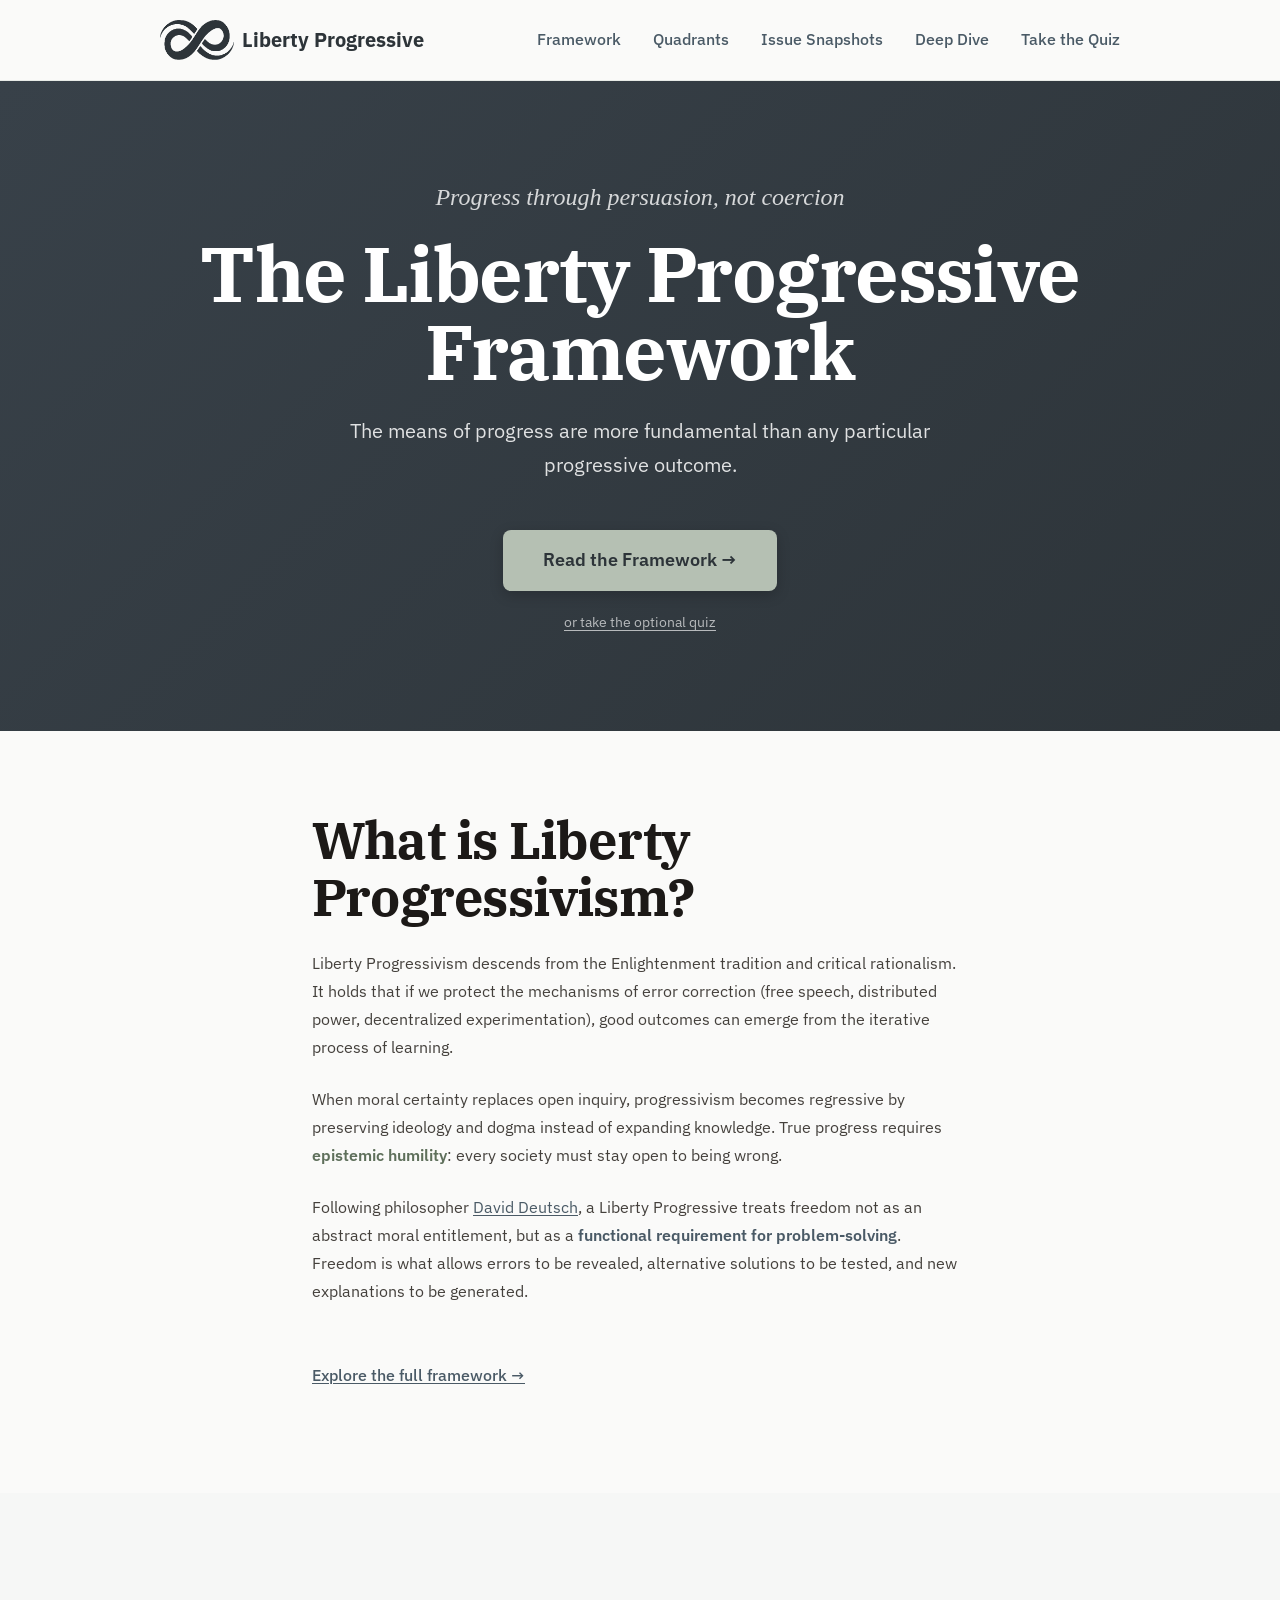
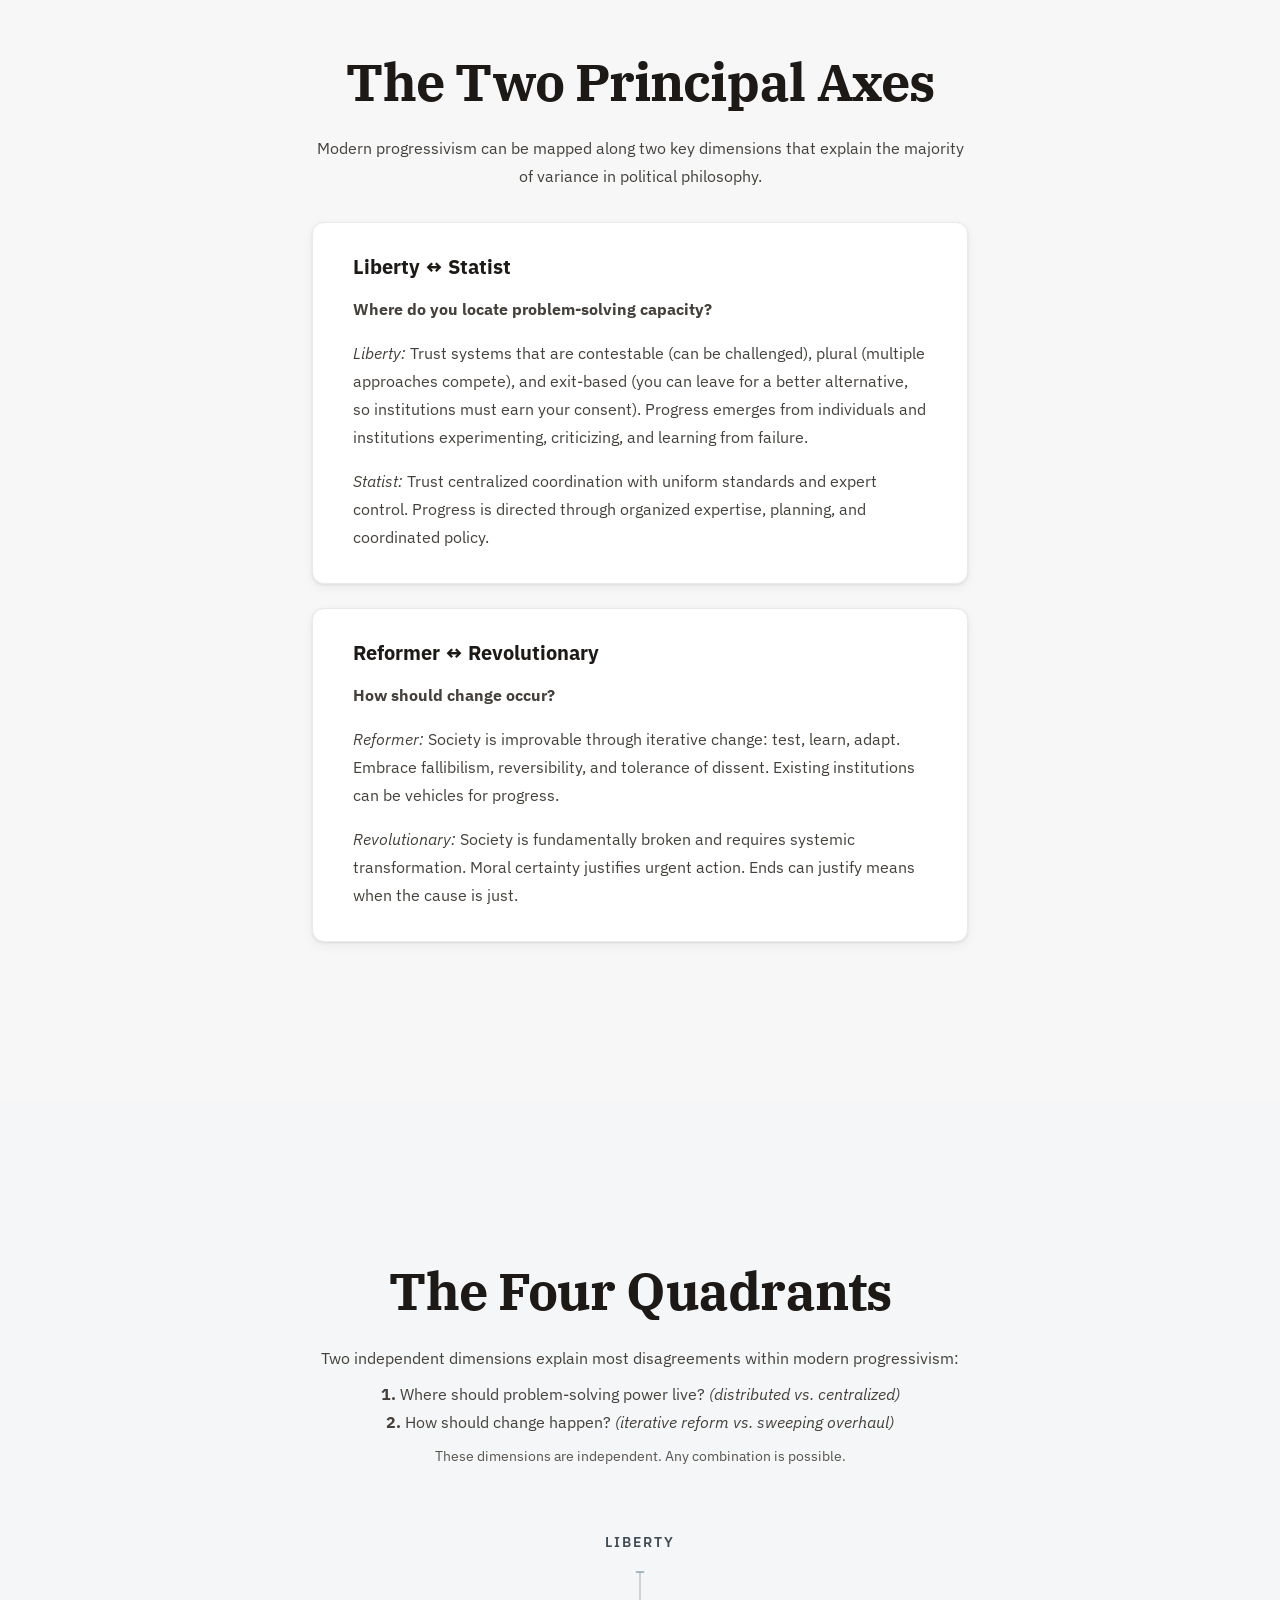
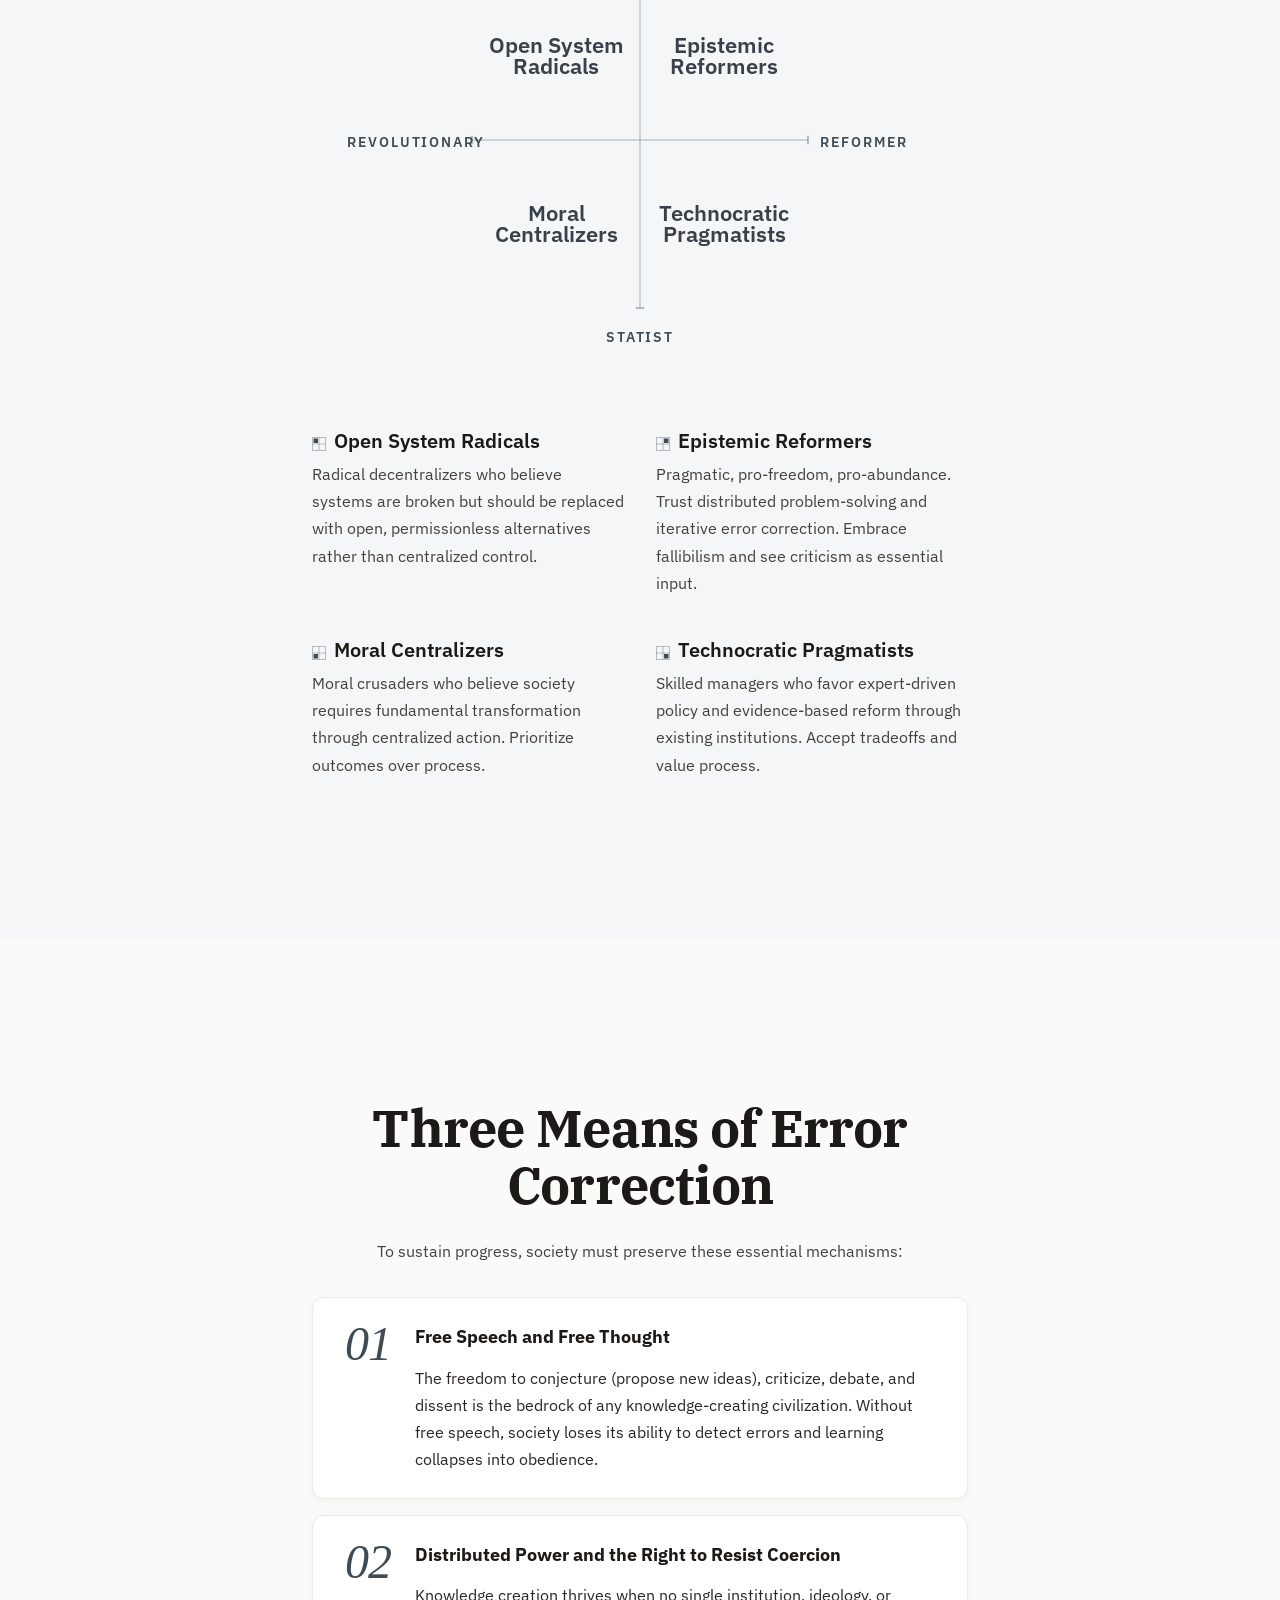
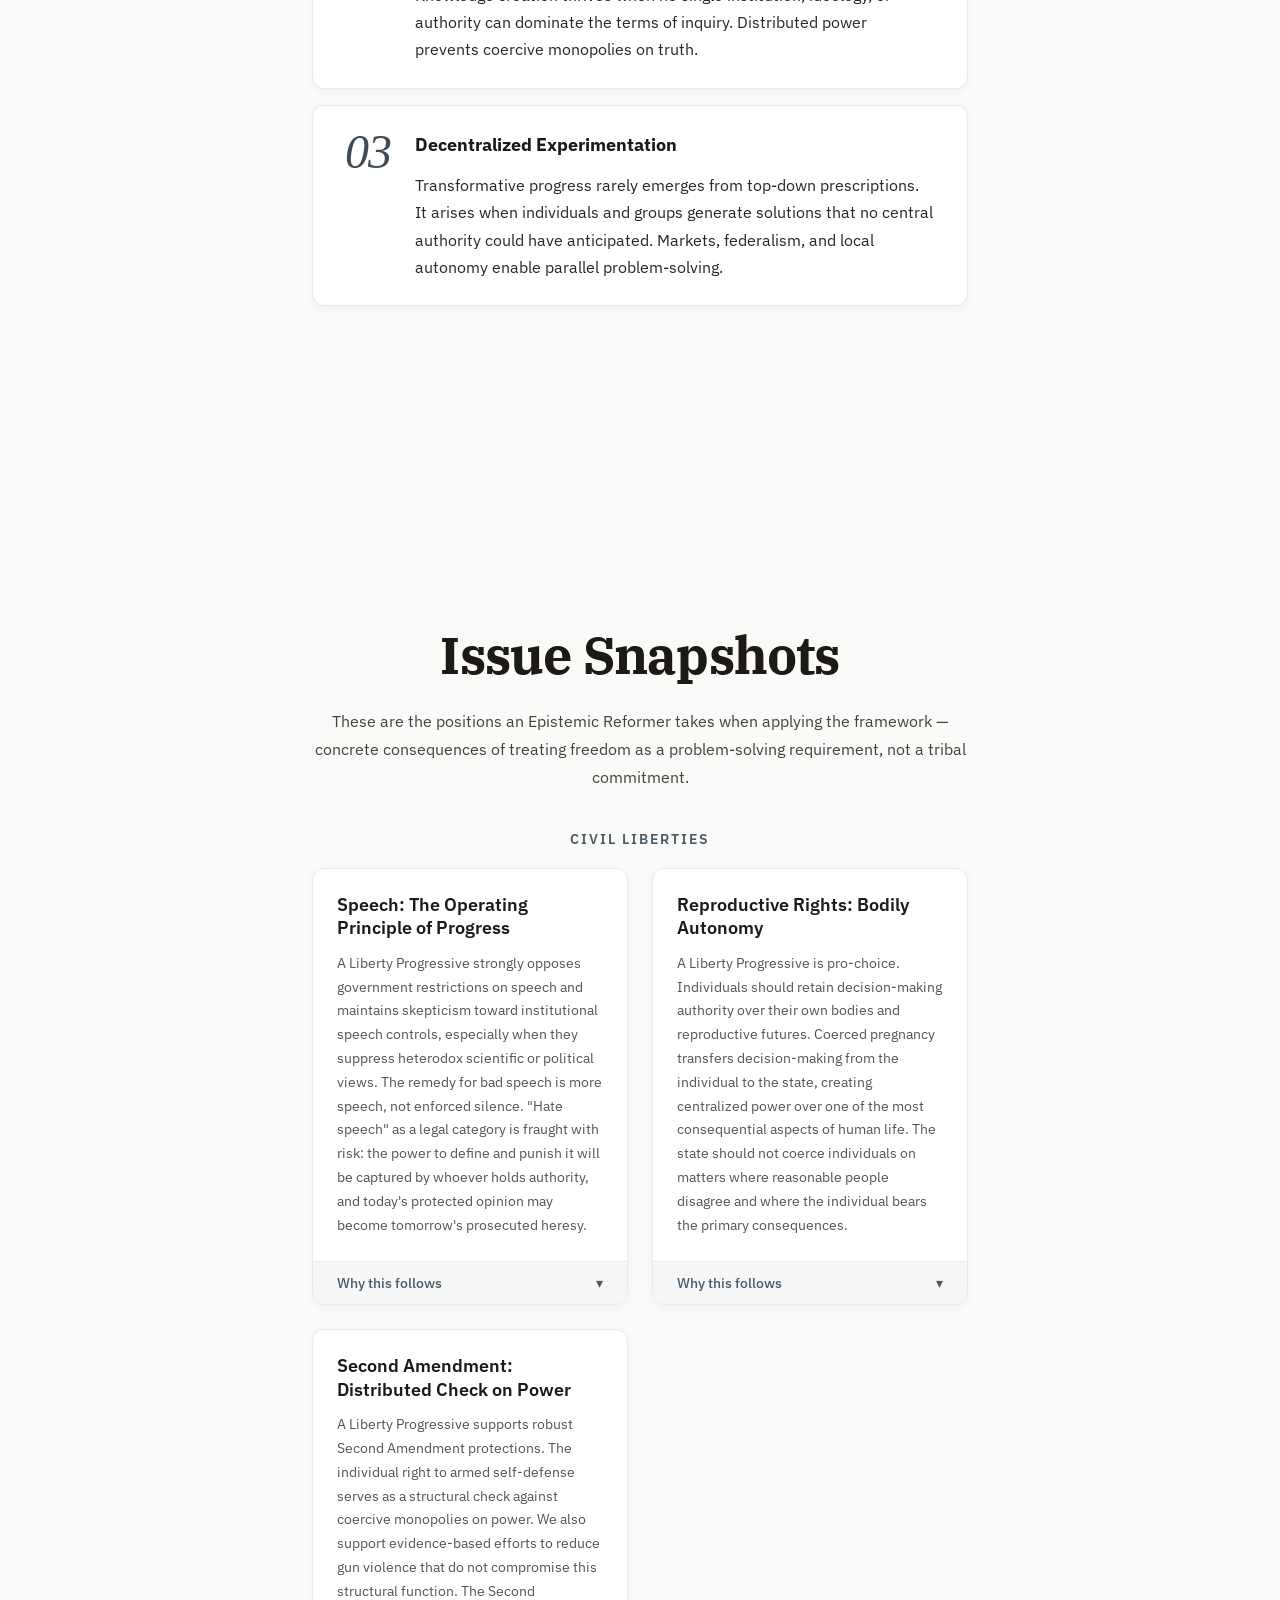
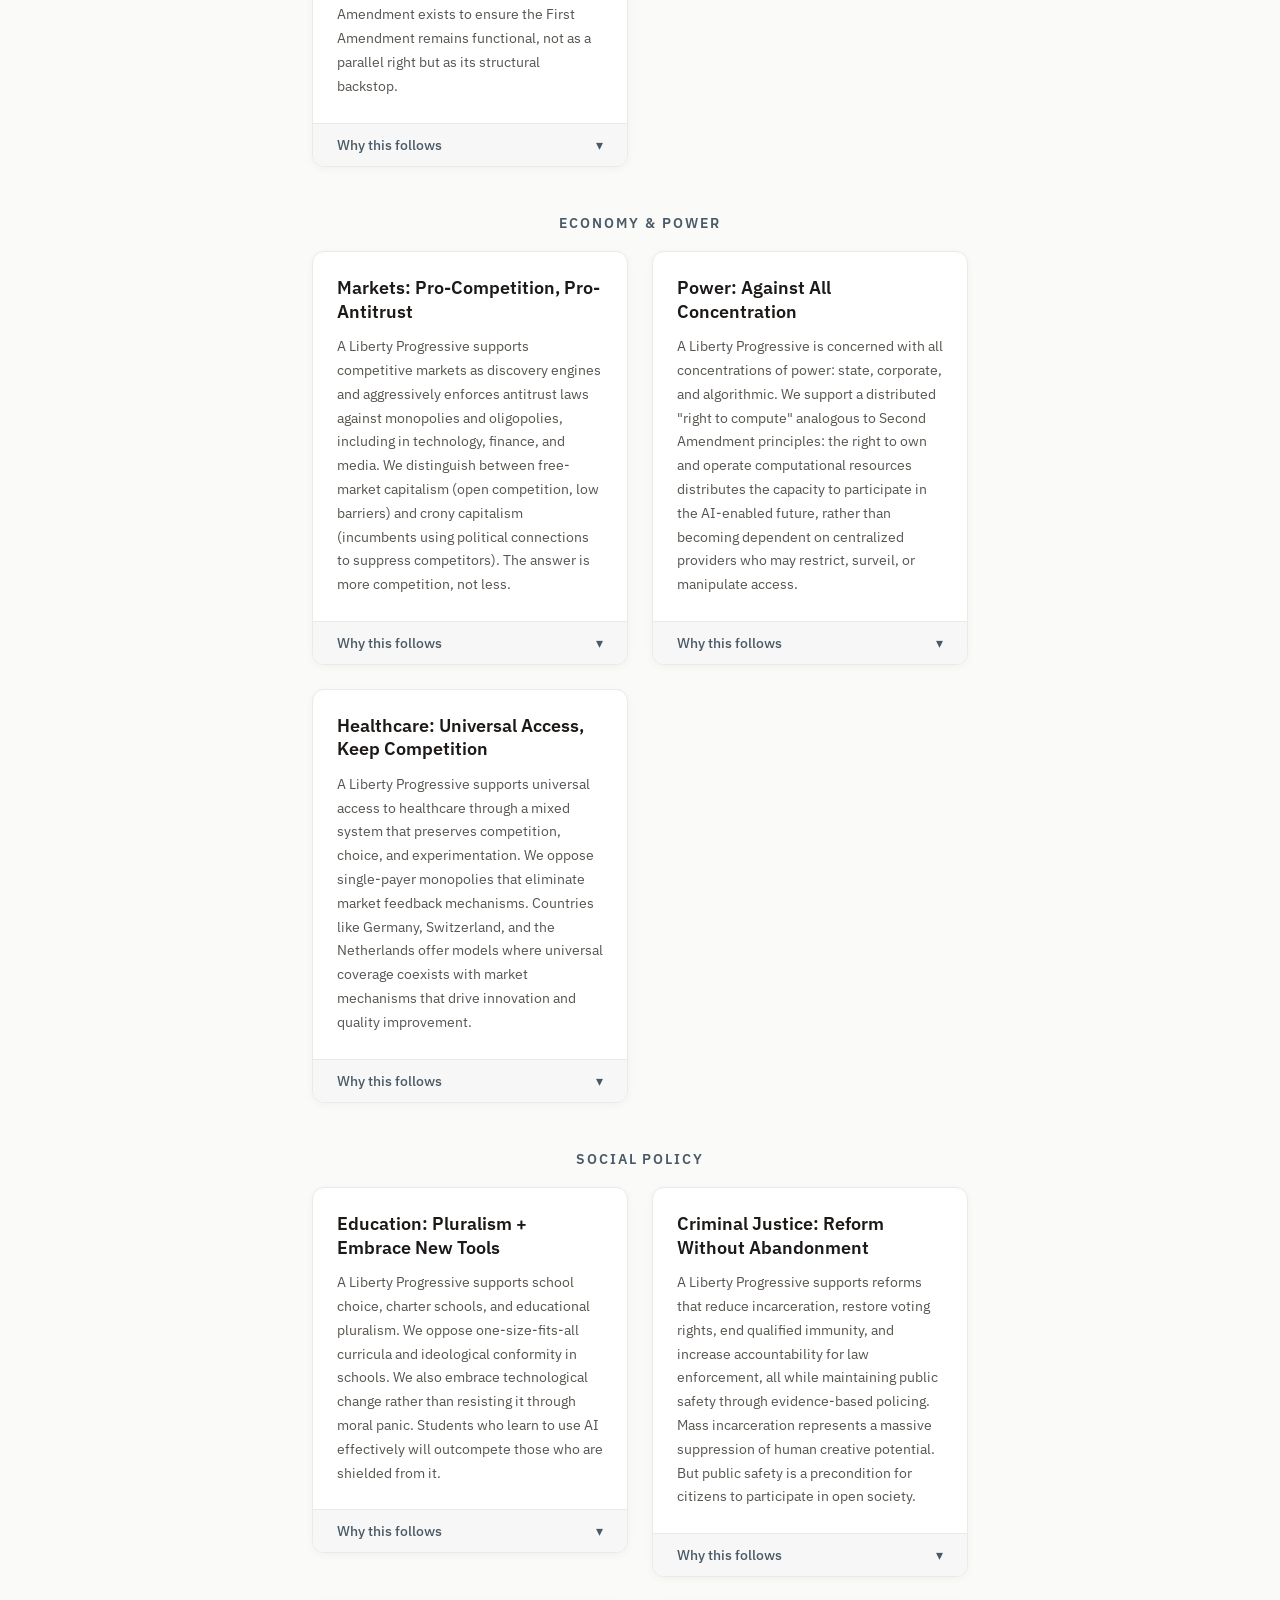
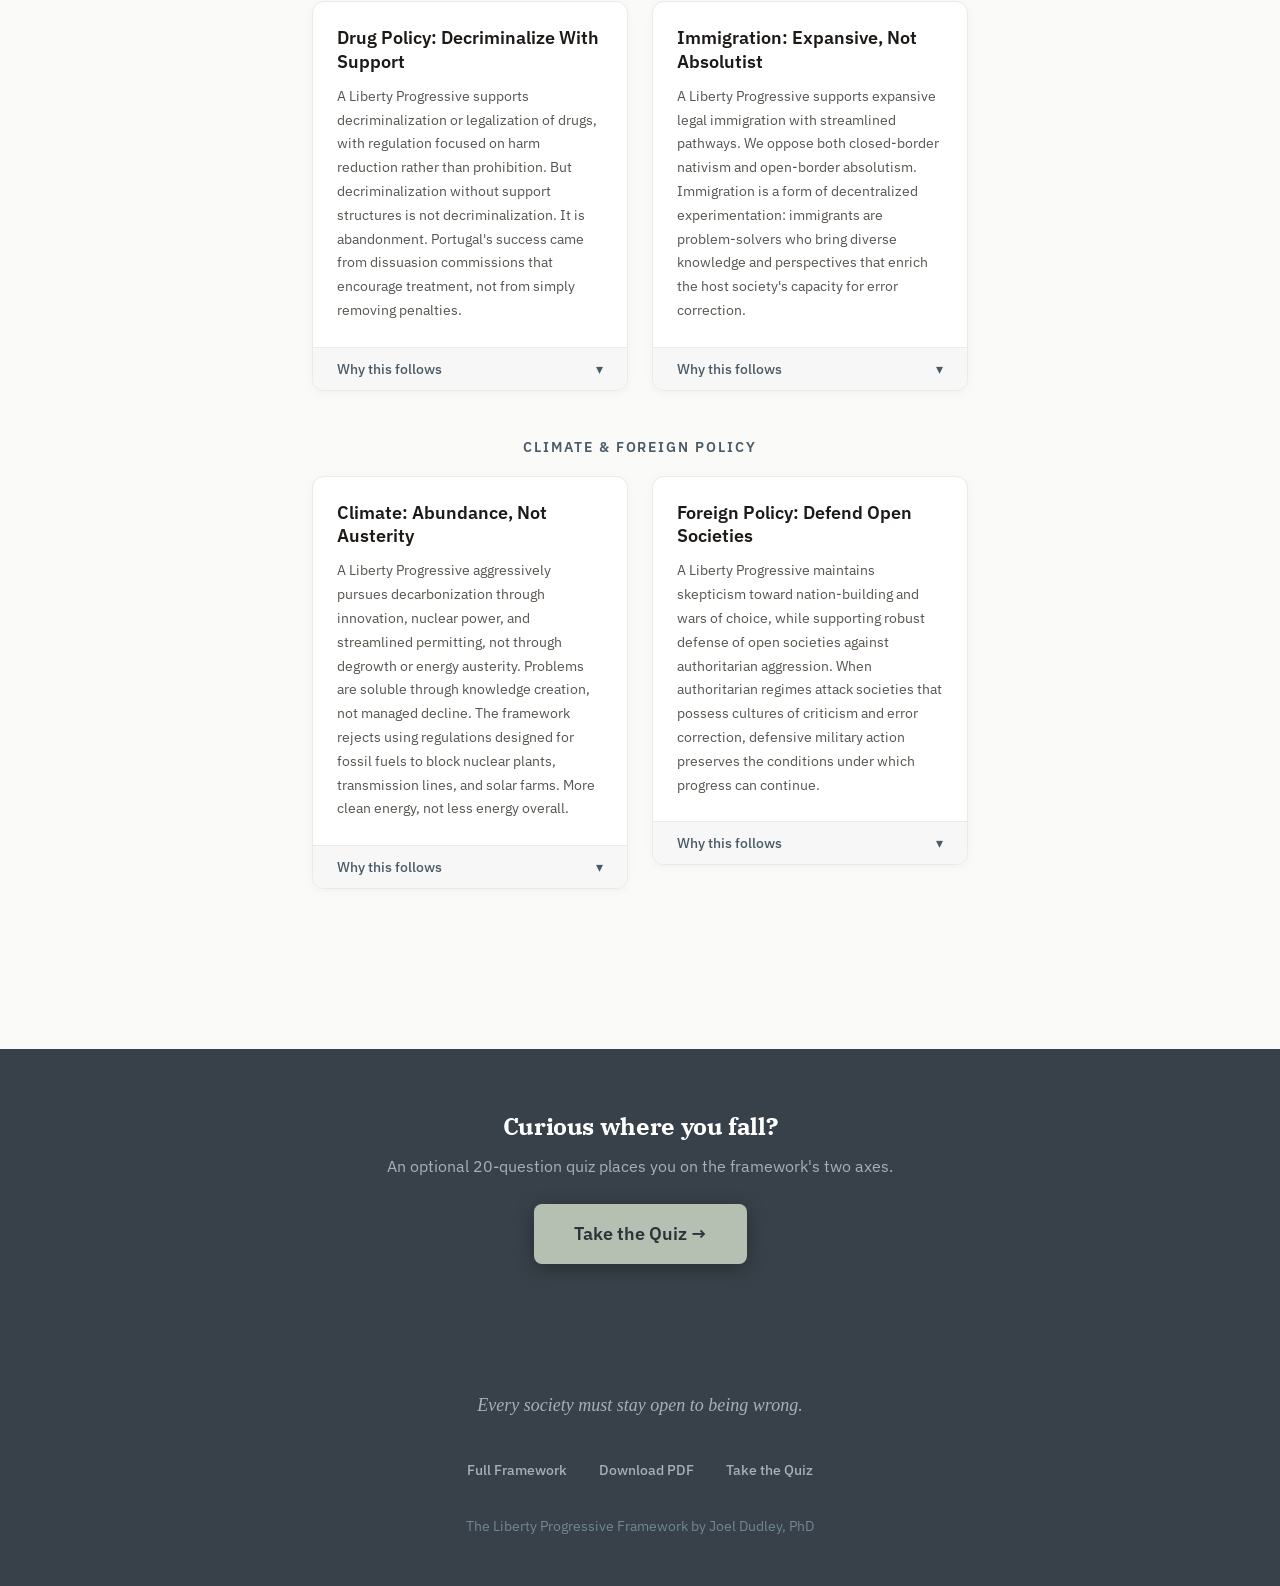
<file: index.html>
<!DOCTYPE html>
<html lang="en">
<head>
    <meta charset="UTF-8">
    <meta name="viewport" content="width=device-width, initial-scale=1.0">
    <title>Liberty Progressive Framework</title>
    <meta name="description" content="A political philosophy grounded in freedom, fallibilism, and decentralized problem-solving. Discover where you stand on the two principal axes of modern progressivism.">
    
    <!-- Open Graph / Social Media -->
    <meta property="og:type" content="website">
    <meta property="og:title" content="Liberty Progressive Framework">
    <meta property="og:description" content="A political philosophy grounded in freedom, fallibilism, and decentralized problem-solving.">
    <meta property="og:url" content="https://libertyprogressive.org">
    
    <!-- Twitter Card -->
    <meta name="twitter:card" content="summary_large_image">
    <meta name="twitter:title" content="Liberty Progressive Framework">
    <meta name="twitter:description" content="A political philosophy grounded in freedom, fallibilism, and decentralized problem-solving.">
    
    <!-- Favicon -->
    <link rel="icon" type="image/svg+xml" href="data:image/svg+xml,<svg xmlns='http://www.w3.org/2000/svg' viewBox='0 0 100 100'><text y='.9em' font-size='90'>🗽</text></svg>">

    <!-- Typography -->
    <link rel="preconnect" href="https://fonts.googleapis.com">
    <link rel="preconnect" href="https://fonts.gstatic.com" crossorigin>
    <link href="https://fonts.googleapis.com/css2?family=IBM+Plex+Sans:wght@400;500;600;700&family=IBM+Plex+Serif:wght@400;700&display=swap" rel="stylesheet">

    <style>
        * {
            margin: 0;
            padding: 0;
            box-sizing: border-box;
        }

        html {
            scroll-behavior: smooth;
        }

        @media (prefers-reduced-motion: reduce) {
            html { scroll-behavior: auto; }
        }
        
        :root {
            /* Muted Sage/Slate Color Palette */
            --sage-50: #f6f7f6;
            --sage-100: #e8ebe7;
            --sage-200: #d4dad3;
            --sage-300: #b5c0b3;
            --sage-400: #5e6f5b;
            --sage-400-tint: rgba(94, 111, 91, 0.15);
            --slate-50: #f4f6f7;
            --slate-100: #e3e7ea;
            --slate-200: #c9d1d6;
            --slate-300: #a3b1b9;
            --slate-400: #728694;
            --slate-500: #576b79;
            --slate-600: #4a5a66;
            --slate-700: #404c55;
            --slate-800: #384149;
            --slate-900: #2d3439;

            /* Warm neutral for backgrounds */
            --warm-white: #fafaf9;
            --warm-gray: #f5f5f4;

            /* Legacy color mappings for compatibility */
            --blue-600: #2563eb;
            --blue-700: #1d4ed8;
            --blue-50: #eff6ff;
            --gray-50: var(--warm-white);
            --gray-100: var(--warm-gray);
            --gray-200: #e7e5e4;
            --gray-400: #a8a29e;
            --gray-500: #78716c;
            --gray-600: #57534e;
            --gray-700: #44403c;
            --gray-800: #292524;
            --gray-900: #1c1917;


            /* Spacing scale */
            --space-1: 0.25rem;
            --space-2: 0.5rem;
            --space-3: 0.75rem;
            --space-4: 1rem;
            --space-5: 1.25rem;
            --space-6: 1.5rem;
            --space-8: 2rem;
            --space-10: 2.5rem;
            --space-12: 3rem;
            --space-16: 4rem;
            --space-20: 5rem;
            --space-24: 6rem;

            /* Typography scale */
            --text-sm: 0.875rem;
            --text-base: 1rem;
            --text-lg: 1.125rem;
            --text-xl: 1.25rem;
            --text-2xl: 1.5rem;
            --text-3xl: 1.875rem;
            --text-4xl: 2.25rem;
            --text-5xl: 3rem;
            --text-6xl: 3.75rem;
            --text-7xl: 4.5rem;

            /* Fluid display sizes for landing-page hierarchy */
            --text-display-xl: clamp(2.5rem, 1.6rem + 4vw, 5rem);
            --text-display-lg: clamp(2rem, 1.4rem + 2.5vw, 3.25rem);
            --text-display-md: clamp(1.5rem, 1.2rem + 1.2vw, 2.25rem);

            /* Typography stack: IBM Plex for institutional character, Georgia for editorial accents */
            --font-body: 'IBM Plex Sans', -apple-system, BlinkMacSystemFont, 'Segoe UI', 'Helvetica Neue', sans-serif;
            --font-display: 'IBM Plex Serif', Georgia, 'Times New Roman', serif;
            --font-accent: Georgia, 'Times New Roman', serif;
        }
        
        body {
            font-family: var(--font-body);
            font-feature-settings: "kern" 1, "liga" 1, "calt" 1;
            line-height: 1.6;
            color: var(--gray-800);
            background-color: var(--warm-white);
            -webkit-font-smoothing: antialiased;
            -moz-osx-font-smoothing: grayscale;
        }

        h1, h2 {
            font-family: var(--font-display);
            letter-spacing: -0.015em;
        }

        h3, h4 {
            font-family: var(--font-body);
        }

        /* Serif font for accents */
        .serif-accent {
            font-family: var(--font-accent);
            font-style: italic;
        }
        
        /* Navigation */
        body > nav {
            background: var(--warm-white);
            border-bottom: 1px solid var(--sage-100);
            padding: var(--space-5) var(--space-8);
            position: sticky;
            top: 0;
            z-index: 100;
        }
        
        .nav-content {
            max-width: 960px;
            margin: 0 auto;
            display: flex;
            justify-content: space-between;
            align-items: center;
        }
        
        .logo {
            display: flex;
            align-items: center;
            gap: 0.5rem;
            font-weight: 700;
            font-size: 1.25rem;
            color: #2d3439;
            text-decoration: none;
        }

        .logo img {
            height: 40px;
            width: auto;
        }
        
        .nav-links {
            display: flex;
            gap: 2rem;
            list-style: none;
        }
        
        .nav-links a {
            color: var(--slate-600);
            text-decoration: none;
            font-weight: 500;
            transition: color 0.2s;
        }

        .nav-links a:hover {
            color: var(--sage-400);
        }
        
        /* Hero Section */
        .hero {
            background: linear-gradient(135deg, var(--slate-800) 0%, var(--slate-900) 100%);
            color: white;
            padding: var(--space-24) var(--space-8);
            text-align: center;
            position: relative;
            overflow: hidden;
        }

        .hero-content {
            position: relative;
            z-index: 1;
            max-width: 900px;
            margin: 0 auto;
        }

        .hero h1 {
            font-family: var(--font-display);
            font-size: var(--text-display-xl);
            font-weight: 700;
            margin-bottom: var(--space-6);
            line-height: 1.02;
            letter-spacing: -0.02em;
        }

        .hero p {
            font-size: var(--text-xl);
            max-width: 640px;
            margin: 0 auto var(--space-12);
            opacity: 1;
            color: rgba(255, 255, 255, 0.85);
            line-height: 1.7;
            font-weight: 400;
        }

        .hero .tagline {
            font-family: var(--font-accent);
            font-style: italic;
            font-size: var(--text-2xl);
            color: rgba(255, 255, 255, 0.8);
            margin-bottom: var(--space-4);
            font-weight: 400;
        }

        .cta-button {
            display: inline-block;
            background: var(--sage-300);
            color: var(--slate-900);
            padding: var(--space-4) var(--space-10);
            border-radius: 0.5rem;
            font-weight: 600;
            font-size: var(--text-lg);
            text-decoration: none;
            transition: transform 0.2s, box-shadow 0.2s, background 0.2s;
            box-shadow: 0 4px 14px rgba(0, 0, 0, 0.2);
        }

        .cta-button:hover {
            transform: translateY(-2px);
            background: var(--sage-200);
            box-shadow: 0 10px 30px rgba(0, 0, 0, 0.3);
        }

        /* Secondary CTA — quiet text link beneath the primary button */
        .hero .cta-secondary {
            display: inline-block;
            margin-top: var(--space-5);
            color: rgba(255, 255, 255, 0.65);
            font-size: var(--text-sm);
            text-decoration: underline;
            text-decoration-thickness: 1px;
            text-underline-offset: 3px;
            transition: color 0.15s ease-out;
        }

        .hero .cta-secondary:hover {
            color: rgba(255, 255, 255, 0.95);
        }

        /* Main Content */
        .container {
            max-width: 720px;
            margin: 0 auto;
            padding: var(--space-20) var(--space-8);
        }

        h2 {
            font-size: var(--text-display-lg);
            color: var(--gray-900);
            margin-bottom: var(--space-6);
            font-weight: 700;
            line-height: 1.1;
        }

        h3 {
            font-size: var(--text-display-md);
            color: var(--gray-900);
            margin-bottom: var(--space-4);
            margin-top: var(--space-8);
            line-height: 1.2;
        }

        p {
            margin-bottom: var(--space-6);
            color: var(--gray-700);
            font-size: var(--text-base);
            line-height: 1.75;
        }

        /* Text accents */
        .text-accent {
            color: var(--slate-600);
            font-weight: 600;
        }

        .text-accent-sage {
            color: var(--sage-400);
            font-weight: 600;
        }

        .text-emphasis {
            font-family: var(--font-accent);
            font-style: italic;
            color: var(--slate-700);
        }

        /* Section header utilities: centered headings, intro paragraphs */
        .section-heading {
            text-align: center;
        }

        .section-intro {
            text-align: center;
            max-width: 700px;
            margin: 0 auto var(--space-8);
        }

        .section-intro--tight {
            text-align: center;
            max-width: 700px;
            margin: 0 auto var(--space-2);
        }

        .section-intro--meta {
            text-align: center;
            max-width: 700px;
            margin: 0 auto;
            color: var(--gray-600);
            font-size: var(--text-sm);
        }

        /* Inline body links inherit slate without per-element styling */
        .container p a {
            color: var(--slate-600);
            text-decoration: underline;
            text-decoration-thickness: 1px;
            text-underline-offset: 2px;
            transition: color 0.15s ease-out;
        }

        .container p a:hover {
            color: var(--slate-800);
        }

        .deep-link {
            display: inline-block;
            margin-top: var(--space-8);
            color: var(--slate-600);
            font-weight: 500;
            text-decoration: underline;
        }

        /* Pullquote: promotes load-bearing sentences to first-class display */
        .pullquote {
            font-family: var(--font-accent);
            font-style: italic;
            font-size: clamp(1.5rem, 1.2rem + 1.5vw, 2.125rem);
            line-height: 1.3;
            color: var(--slate-700);
            text-align: center;
            max-width: 640px;
            margin: var(--space-10) auto;
            text-wrap: balance;
        }

        /* Section backgrounds - alternating sage/slate tones */
        .section-sage {
            background: var(--sage-50);
        }

        .section-slate {
            background: var(--slate-50);
        }

        .section-warm {
            background: var(--warm-white);
        }

        /* Quadrant Section */
        .quadrants {
            background: var(--slate-50);
            padding: var(--space-20) var(--space-8);
            position: relative;
        }

        /* 2x2 to mirror the diagram's spatial logic. Cells in DOM row-major
           order (top-left, top-right, bottom-left, bottom-right) so screen
           readers and mobile stack reads the same way the diagram is read. */
        .quadrants-grid {
            display: grid;
            grid-template-columns: 1fr 1fr;
            gap: var(--space-10) var(--space-8);
            max-width: 720px;
            margin: var(--space-16) auto 0;
        }

        /* Quadrant Diagram (2x2 SVG) */
        .quadrant-diagram {
            max-width: 560px;
            margin: var(--space-12) auto 0;
            padding: 0;
        }

        .quadrant-diagram svg {
            display: block;
            width: 100%;
            height: auto;
            overflow: visible;
        }

        .quadrant-diagram .axis-line {
            stroke: var(--slate-300);
            stroke-width: 1.5;
            fill: none;
        }

        .quadrant-diagram .axis-tick {
            stroke: var(--slate-400);
            stroke-width: 1.5;
        }

        .quadrant-diagram .pole-label {
            font-size: 20px;
            font-weight: 600;
            letter-spacing: 0.14em;
            text-transform: uppercase;
            fill: var(--slate-700);
        }

        .quadrant-diagram .quadrant-cell-rect {
            fill: transparent;
            stroke: transparent;
            stroke-width: 2;
            transition: fill 0.18s ease-out, stroke 0.18s ease-out;
        }

        .quadrant-diagram .quadrant-link {
            cursor: pointer;
            text-decoration: none;
        }

        .quadrant-diagram .quadrant-link:hover .quadrant-cell-rect {
            fill: var(--sage-100);
        }

        .quadrant-diagram .quadrant-link:focus-visible {
            outline: none;
        }

        .quadrant-diagram .quadrant-link:focus-visible .quadrant-cell-rect {
            fill: var(--sage-100);
            stroke: var(--slate-700);
        }

        .quadrant-diagram .quadrant-label {
            font-size: 32px;
            font-weight: 600;
            fill: var(--slate-800);
            text-anchor: middle;
            transition: fill 0.18s ease-out;
        }

        .quadrant-diagram .quadrant-link:hover .quadrant-label,
        .quadrant-diagram .quadrant-link:focus-visible .quadrant-label {
            fill: var(--slate-900);
        }

        /* Quadrant detail blocks: typographic prose, not cards. The diagram
           above carries the structural identity; these blocks expand it. */
        .quadrant-card {
            background: transparent;
            border: none;
            box-shadow: none;
            padding: 0;
            scroll-margin-top: 96px;
        }

        .quadrant-card h3 {
            font-size: var(--text-xl);
            margin: 0 0 var(--space-2);
            font-weight: 600;
            line-height: 1.25;
            color: var(--gray-900);
        }

        .quadrant-card p {
            font-size: var(--text-base);
            margin-bottom: var(--space-3);
            color: var(--gray-700);
            line-height: 1.7;
        }

        .quadrant-card p:last-child {
            margin-bottom: 0;
        }

        /* Sparkline — a 14x14 inline 2x2 with the card's quadrant filled.
           Echoes the page's central diagram in miniature; every mark earns
           its space by carrying structural information. */
        .quadrant-sparkline {
            display: inline-block;
            width: 14px;
            height: 14px;
            color: var(--slate-700);
            margin-right: var(--space-2);
            vertical-align: -0.15em;
            flex-shrink: 0;
        }
        
        /* Axes Section */
        .axes-section {
            background: var(--sage-50);
            padding: var(--space-20) var(--space-8);
            position: relative;
        }

        .axis-card {
            background: white;
            padding: var(--space-8) var(--space-10);
            border-radius: 0.75rem;
            margin-bottom: var(--space-6);
            box-shadow: 0 4px 12px rgba(0, 0, 0, 0.05), 0 1px 3px rgba(0, 0, 0, 0.08);
            border: 1px solid var(--sage-100);
            position: relative;
            overflow: hidden;
        }

        .axis-card:last-child {
            margin-bottom: 0;
        }

        .axis-card h3 {
            margin-top: 0;
            color: var(--gray-900);
            font-size: var(--text-xl);
        }

        .axis-card p {
            margin-bottom: var(--space-4);
        }

        .axis-card p:last-child {
            margin-bottom: 0;
        }
        
        /* Principles Section */
        .principles {
            background: var(--warm-white);
            padding: var(--space-20) var(--space-8);
            position: relative;
        }

        .principles-list {
            list-style: none;
            max-width: 720px;
            margin: 0 auto;
            counter-reset: principle;
        }

        .principles-list li {
            display: grid;
            grid-template-columns: auto 1fr;
            gap: var(--space-6);
            align-items: start;
            padding: var(--space-6) var(--space-8);
            background: white;
            border-radius: 0.75rem;
            margin-bottom: var(--space-4);
            line-height: 1.7;
            box-shadow: 0 2px 8px rgba(0, 0, 0, 0.04);
            border: 1px solid var(--sage-100);
            counter-increment: principle;
        }

        .principles-list li::before {
            content: counter(principle, decimal-leading-zero);
            font-family: var(--font-accent);
            font-style: italic;
            font-weight: 400;
            font-size: var(--text-5xl);
            line-height: 0.9;
            color: var(--slate-700);
            letter-spacing: -0.02em;
        }

        .principles-list li:last-child {
            margin-bottom: 0;
        }

        .principles-list li strong {
            color: var(--gray-900);
            display: block;
            margin-bottom: var(--space-3);
            font-size: var(--text-lg);
        }
        
        /* CTA Section */
        .cta-section {
            background: var(--slate-800);
            color: white;
            padding: var(--space-16) var(--space-8);
            text-align: center;
        }

        .cta-section h2 {
            color: white;
            font-size: var(--text-2xl);
            margin-bottom: var(--space-3);
        }

        .cta-section p {
            color: var(--slate-300);
            max-width: 520px;
            margin: 0 auto var(--space-6);
            font-size: var(--text-base);
        }

        .cta-section .cta-button {
            background: var(--sage-300);
            color: var(--slate-900);
            position: relative;
            box-shadow: 0 4px 20px rgba(0, 0, 0, 0.3);
        }

        .cta-section .cta-button:hover {
            background: var(--sage-200);
            box-shadow: 0 8px 30px rgba(0, 0, 0, 0.4);
        }

        /* Footer */
        footer {
            background: var(--slate-800);
            color: var(--slate-400);
            padding: var(--space-16) var(--space-8) var(--space-12);
            text-align: center;
            font-size: var(--text-sm);
            position: relative;
        }

        .footer-content {
            max-width: 720px;
            margin: 0 auto;
        }

        .footer-quote {
            font-family: var(--font-accent);
            font-style: italic;
            font-size: var(--text-lg);
            color: var(--slate-300);
            line-height: 1.5;
            max-width: 540px;
            margin: 0 auto var(--space-10);
            text-wrap: balance;
        }

        .footer-links {
            display: flex;
            justify-content: center;
            gap: var(--space-8);
            margin-bottom: var(--space-8);
            flex-wrap: wrap;
        }

        .footer-links a {
            color: var(--slate-300);
            text-decoration: none;
            font-weight: 500;
            transition: color 0.15s ease-out;
        }

        .footer-links a:hover {
            color: white;
        }

        .footer-meta {
            color: var(--slate-400);
            font-size: var(--text-sm);
            margin: 0;
        }

        footer p {
            margin-bottom: 0;
        }

        footer a {
            color: var(--slate-300);
        }
        
        /* Issue Snapshots Section */
        .issue-snapshots {
            background: var(--warm-white);
            padding: var(--space-20) var(--space-8);
            position: relative;
        }

        .snapshots-grid {
            display: grid;
            grid-template-columns: repeat(2, 1fr);
            gap: var(--space-6);
            max-width: 900px;
            margin: var(--space-10) auto 0;
            align-items: start;
        }

        .snapshot-card {
            background: white;
            border-radius: 0.75rem;
            border: 1px solid var(--sage-100);
            box-shadow: 0 2px 8px rgba(0, 0, 0, 0.04);
            overflow: hidden;
            transition: box-shadow 0.2s;
            display: flex;
            flex-direction: column;
        }

        .snapshot-card:hover {
            box-shadow: 0 4px 16px rgba(0, 0, 0, 0.08);
        }

        .snapshot-header {
            padding: var(--space-6);
            flex: 1;
        }

        .snapshot-card h4 {
            font-size: var(--text-lg);
            color: var(--gray-900);
            margin: 0 0 var(--space-3);
            font-weight: 600;
            line-height: 1.3;
        }

        /* Thematic clusters group the 12 snapshots into 4 buckets */
        .snapshot-cluster {
            margin-top: var(--space-12);
        }

        .snapshot-cluster:first-of-type {
            margin-top: var(--space-10);
        }

        .cluster-heading {
            font-family: var(--font-body);
            font-size: var(--text-sm);
            font-weight: 600;
            letter-spacing: 0.14em;
            text-transform: uppercase;
            color: var(--slate-600);
            margin: 0 0 var(--space-5);
            line-height: 1.2;
            text-align: center;
        }

        .snapshot-cluster .snapshots-grid {
            margin-top: 0;
        }

        .snapshot-card .snapshot-summary {
            font-size: var(--text-sm);
            color: var(--gray-600);
            line-height: 1.7;
            margin-bottom: 0;
        }

        .snapshot-accordion {
            border-top: 1px solid var(--sage-100);
            margin-top: auto;
        }

        .snapshot-toggle {
            width: 100%;
            background: var(--sage-50);
            border: none;
            padding: var(--space-3) var(--space-6);
            font-size: var(--text-sm);
            color: var(--slate-600);
            cursor: pointer;
            display: flex;
            align-items: center;
            justify-content: space-between;
            font-family: inherit;
            font-weight: 500;
            transition: background 0.2s;
        }

        .snapshot-toggle:hover {
            background: var(--sage-100);
        }

        .snapshot-toggle .toggle-icon {
            transition: transform 0.2s;
        }

        .snapshot-toggle[aria-expanded="true"] .toggle-icon {
            transform: rotate(180deg);
        }

        .snapshot-content {
            display: grid;
            grid-template-rows: 0fr;
            transition: grid-template-rows 280ms cubic-bezier(0.65, 0, 0.35, 1);
        }

        .snapshot-content.expanded {
            grid-template-rows: 1fr;
        }

        .snapshot-content-inner {
            overflow: hidden;
            min-height: 0;
            background: var(--slate-50);
            font-size: var(--text-sm);
            color: var(--gray-700);
            line-height: 1.7;
        }

        .snapshot-content-inner p {
            padding-inline: var(--space-6);
            margin-bottom: var(--space-4);
            font-size: var(--text-sm);
        }

        .snapshot-content-inner p:first-child {
            padding-top: var(--space-6);
        }

        .snapshot-content-inner p:last-child {
            padding-bottom: var(--space-6);
            margin-bottom: 0;
        }

        .snapshot-position {
            font-weight: 600;
            color: var(--slate-700);
        }

        /* Responsive */
        @media (max-width: 768px) {
            .hero {
                padding: var(--space-16) var(--space-6);
            }

            .hero h1 {
                font-size: var(--text-4xl);
                letter-spacing: -0.01em;
            }

            .hero p {
                font-size: var(--text-base);
                margin-bottom: var(--space-8);
            }

            .hero .tagline {
                font-size: var(--text-lg);
            }

            .container {
                padding: var(--space-12) var(--space-6);
            }

            .quadrants {
                padding: var(--space-12) var(--space-6);
            }

            .quadrants-grid {
                grid-template-columns: 1fr;
                gap: var(--space-8);
                margin-top: var(--space-10);
            }

            .quadrant-diagram {
                margin-top: var(--space-8);
            }

            .axes-section {
                padding: var(--space-12) var(--space-6);
            }

            .axis-card {
                padding: var(--space-6);
            }

            .principles {
                padding: var(--space-12) var(--space-6);
            }

            .principles-list li {
                gap: var(--space-4);
                padding: var(--space-5) var(--space-6);
            }

            .principles-list li::before {
                font-size: var(--text-4xl);
            }

            .cta-section {
                padding: var(--space-16) var(--space-6);
            }

            .nav-links {
                gap: var(--space-4);
                font-size: var(--text-sm);
            }

            /* Hide anchor links on mobile (scrolling on phones is the natural nav).
               Keep page-level links (Deep Dive, Take the Quiz) visible. */
            .nav-links a[href^="#"] {
                display: none;
            }

            .nav-links li:has(a[href^="#"]) {
                display: none;
            }

            h2 {
                font-size: var(--text-2xl);
            }

            .issue-snapshots {
                padding: var(--space-12) var(--space-6);
            }

            .snapshots-grid {
                grid-template-columns: 1fr;
                gap: var(--space-4);
            }
        }

        @media (max-width: 540px) {
            .quadrant-diagram .quadrant-label { font-size: 36px; }
            .quadrant-diagram .pole-label { font-size: 26px; }
        }
    </style>
</head>
<body>
    <nav>
        <div class="nav-content">
            <a href="index.html" class="logo">
                <img src="images/logo-nav.png" alt="Liberty Progressive logo">
                <span>Liberty Progressive</span>
            </a>
            <ul class="nav-links">
                <li><a href="#framework">Framework</a></li>
                <li><a href="#quadrants">Quadrants</a></li>
                <li><a href="#issues">Issue Snapshots</a></li>
                <li><a href="framework.html">Deep Dive</a></li>
                <li><a href="quiz.html">Take the Quiz</a></li>
            </ul>
        </div>
    </nav>
    
    <section class="hero">
        <div class="hero-content">
            <p class="tagline">Progress through persuasion, not coercion</p>
            <h1>The Liberty Progressive Framework</h1>
            <p>The means of progress are more fundamental than any particular progressive outcome.</p>
            <a href="framework.html" class="cta-button">Read the Framework →</a>
            <br>
            <a href="quiz.html" class="cta-secondary">or take the optional quiz</a>
        </div>
    </section>
    <section id="framework" class="container section-warm">
        <h2>What is Liberty Progressivism?</h2>
        <p>Liberty Progressivism descends from the Enlightenment tradition and critical rationalism. It holds that if we protect the mechanisms of error correction (free speech, distributed power, decentralized experimentation), good outcomes can emerge from the iterative process of learning.</p>

        <p>When moral certainty replaces open inquiry, progressivism becomes regressive by preserving ideology and dogma instead of expanding knowledge. True progress requires <strong class="text-accent-sage">epistemic humility</strong>: every society must stay open to being wrong.</p>

        <p>Following philosopher <a href="https://www.daviddeutsch.org.uk/" target="_blank" rel="noopener">David Deutsch</a>, a Liberty Progressive treats freedom not as an abstract moral entitlement, but as a <strong class="text-accent">functional requirement for problem-solving</strong>. Freedom is what allows errors to be revealed, alternative solutions to be tested, and new explanations to be generated.</p>

        <p><a href="framework.html" class="deep-link">Explore the full framework →</a></p>
    </section>
    
    <section id="axes" class="axes-section">
        <div class="container">
            <h2 class="section-heading">The Two Principal Axes</h2>
            <p class="section-intro">Modern progressivism can be mapped along two key dimensions that explain the majority of variance in political philosophy.</p>
            
            <div class="axis-card">
                <h3>Liberty ↔ Statist</h3>
                <p><strong>Where do you locate problem-solving capacity?</strong></p>
                <p><em>Liberty:</em> Trust systems that are contestable (can be challenged), plural (multiple approaches compete), and exit-based (you can leave for a better alternative, so institutions must earn your consent). Progress emerges from individuals and institutions experimenting, criticizing, and learning from failure.</p>
                <p><em>Statist:</em> Trust centralized coordination with uniform standards and expert control. Progress is directed through organized expertise, planning, and coordinated policy.</p>
            </div>
            
            <div class="axis-card">
                <h3>Reformer ↔ Revolutionary</h3>
                <p><strong>How should change occur?</strong></p>
                <p><em>Reformer:</em> Society is improvable through iterative change: test, learn, adapt. Embrace fallibilism, reversibility, and tolerance of dissent. Existing institutions can be vehicles for progress.</p>
                <p><em>Revolutionary:</em> Society is fundamentally broken and requires systemic transformation. Moral certainty justifies urgent action. Ends can justify means when the cause is just.</p>
            </div>
        </div>
    </section>
    
    <section id="quadrants" class="quadrants">
        <div class="container">
            <h2 class="section-heading">The Four Quadrants</h2>
            <p class="section-intro--tight">Two independent dimensions explain most disagreements within modern progressivism:</p>
            <p class="section-intro--tight"><strong>1.</strong> Where should problem-solving power live? <em>(distributed vs. centralized)</em><br><strong>2.</strong> How should change happen? <em>(iterative reform vs. sweeping overhaul)</em></p>
            <p class="section-intro--meta">These dimensions are independent. Any combination is possible.</p>

            <figure class="quadrant-diagram" aria-label="Diagram of the four quadrants">
                <svg viewBox="0 0 800 640" xmlns="http://www.w3.org/2000/svg" role="img" aria-labelledby="quadrant-diagram-title quadrant-diagram-desc">
                    <title id="quadrant-diagram-title">The Four Quadrants of the Liberty Progressive Framework</title>
                    <desc id="quadrant-diagram-desc">A two-by-two diagram showing the framework's two principal axes. Vertical axis: Liberty at the top, Statist at the bottom. Horizontal axis: Revolutionary on the left, Reformer on the right. The four resulting quadrants are: Open System Radicals (Liberty plus Revolutionary, top-left), Epistemic Reformers (Liberty plus Reformer, top-right), Moral Centralizers (Statist plus Revolutionary, bottom-left), and Technocratic Pragmatists (Statist plus Reformer, bottom-right).</desc>

                    <!-- Quadrant cells (each is an anchor link to the detail card below) -->
                    <a href="#radical-card" class="quadrant-link" aria-label="Open System Radicals, Liberty plus Revolutionary. Jump to detail card.">
                        <rect class="quadrant-cell-rect" x="160" y="80" width="240" height="240"/>
                        <text class="quadrant-label" x="280" y="195">Open System</text>
                        <text class="quadrant-label" x="280" y="225">Radicals</text>
                    </a>

                    <a href="#epistemic-card" class="quadrant-link" aria-label="Epistemic Reformers, Liberty plus Reformer. Jump to detail card.">
                        <rect class="quadrant-cell-rect" x="400" y="80" width="240" height="240"/>
                        <text class="quadrant-label" x="520" y="195">Epistemic</text>
                        <text class="quadrant-label" x="520" y="225">Reformers</text>
                    </a>

                    <a href="#moral-card" class="quadrant-link" aria-label="Moral Centralizers, Statist plus Revolutionary. Jump to detail card.">
                        <rect class="quadrant-cell-rect" x="160" y="320" width="240" height="240"/>
                        <text class="quadrant-label" x="280" y="435">Moral</text>
                        <text class="quadrant-label" x="280" y="465">Centralizers</text>
                    </a>

                    <a href="#technocratic-card" class="quadrant-link" aria-label="Technocratic Pragmatists, Statist plus Reformer. Jump to detail card.">
                        <rect class="quadrant-cell-rect" x="400" y="320" width="240" height="240"/>
                        <text class="quadrant-label" x="520" y="435">Technocratic</text>
                        <text class="quadrant-label" x="520" y="465">Pragmatists</text>
                    </a>

                    <!-- Axes -->
                    <line class="axis-line" x1="400" y1="80" x2="400" y2="560"/>
                    <line class="axis-line" x1="160" y1="320" x2="640" y2="320"/>

                    <!-- Tick marks at the four poles -->
                    <line class="axis-tick" x1="394" y1="80" x2="406" y2="80"/>
                    <line class="axis-tick" x1="394" y1="560" x2="406" y2="560"/>
                    <line class="axis-tick" x1="160" y1="314" x2="160" y2="326"/>
                    <line class="axis-tick" x1="640" y1="314" x2="640" y2="326"/>

                    <!-- Pole labels: Liberty/Statist on the vertical axis, Revolutionary/Reformer on the horizontal -->
                    <text class="pole-label" x="400" y="44" text-anchor="middle">Liberty</text>
                    <text class="pole-label" x="400" y="608" text-anchor="middle">Statist</text>
                    <text class="pole-label" x="80" y="325" text-anchor="middle" dominant-baseline="middle">Revolutionary</text>
                    <text class="pole-label" x="720" y="325" text-anchor="middle" dominant-baseline="middle">Reformer</text>
                </svg>
            </figure>

            <div class="quadrants-grid">
                <div class="quadrant-card radical" id="radical-card">
                    <h3><svg class="quadrant-sparkline" width="14" height="14" viewBox="0 0 14 14" aria-hidden="true" focusable="false"><rect x="0.5" y="0.5" width="13" height="13" fill="none" stroke="currentColor" stroke-opacity="0.35"/><line x1="7" y1="0.5" x2="7" y2="13.5" stroke="currentColor" stroke-opacity="0.35"/><line x1="0.5" y1="7" x2="13.5" y2="7" stroke="currentColor" stroke-opacity="0.35"/><rect x="1.5" y="1.5" width="4.5" height="4.5" fill="currentColor"/></svg>Open System Radicals</h3>
                    <p>Radical decentralizers who believe systems are broken but should be replaced with open, permissionless alternatives rather than centralized control.</p>
                </div>

                <div class="quadrant-card epistemic" id="epistemic-card">
                    <h3><svg class="quadrant-sparkline" width="14" height="14" viewBox="0 0 14 14" aria-hidden="true" focusable="false"><rect x="0.5" y="0.5" width="13" height="13" fill="none" stroke="currentColor" stroke-opacity="0.35"/><line x1="7" y1="0.5" x2="7" y2="13.5" stroke="currentColor" stroke-opacity="0.35"/><line x1="0.5" y1="7" x2="13.5" y2="7" stroke="currentColor" stroke-opacity="0.35"/><rect x="8" y="1.5" width="4.5" height="4.5" fill="currentColor"/></svg>Epistemic Reformers</h3>
                    <p>Pragmatic, pro-freedom, pro-abundance. Trust distributed problem-solving and iterative error correction. Embrace fallibilism and see criticism as essential input.</p>
                </div>

                <div class="quadrant-card moral" id="moral-card">
                    <h3><svg class="quadrant-sparkline" width="14" height="14" viewBox="0 0 14 14" aria-hidden="true" focusable="false"><rect x="0.5" y="0.5" width="13" height="13" fill="none" stroke="currentColor" stroke-opacity="0.35"/><line x1="7" y1="0.5" x2="7" y2="13.5" stroke="currentColor" stroke-opacity="0.35"/><line x1="0.5" y1="7" x2="13.5" y2="7" stroke="currentColor" stroke-opacity="0.35"/><rect x="1.5" y="8" width="4.5" height="4.5" fill="currentColor"/></svg>Moral Centralizers</h3>
                    <p>Moral crusaders who believe society requires fundamental transformation through centralized action. Prioritize outcomes over process.</p>
                </div>

                <div class="quadrant-card technocratic" id="technocratic-card">
                    <h3><svg class="quadrant-sparkline" width="14" height="14" viewBox="0 0 14 14" aria-hidden="true" focusable="false"><rect x="0.5" y="0.5" width="13" height="13" fill="none" stroke="currentColor" stroke-opacity="0.35"/><line x1="7" y1="0.5" x2="7" y2="13.5" stroke="currentColor" stroke-opacity="0.35"/><line x1="0.5" y1="7" x2="13.5" y2="7" stroke="currentColor" stroke-opacity="0.35"/><rect x="8" y="8" width="4.5" height="4.5" fill="currentColor"/></svg>Technocratic Pragmatists</h3>
                    <p>Skilled managers who favor expert-driven policy and evidence-based reform through existing institutions. Accept tradeoffs and value process.</p>
                </div>
            </div>
        </div>
    </section>
    
    <section id="principles" class="principles">
        <div class="container">
            <h2 class="section-heading">Three Means of Error Correction</h2>
            <p class="section-intro">To sustain progress, society must preserve these essential mechanisms:</p>
            
            <ul class="principles-list">
                <li>
                    <div class="principle-body">
                        <strong>Free Speech and Free Thought</strong>
                        The freedom to conjecture (propose new ideas), criticize, debate, and dissent is the bedrock of any knowledge-creating civilization. Without free speech, society loses its ability to detect errors and learning collapses into obedience.
                    </div>
                </li>
                <li>
                    <div class="principle-body">
                        <strong>Distributed Power and the Right to Resist Coercion</strong>
                        Knowledge creation thrives when no single institution, ideology, or authority can dominate the terms of inquiry. Distributed power prevents coercive monopolies on truth.
                    </div>
                </li>
                <li>
                    <div class="principle-body">
                        <strong>Decentralized Experimentation</strong>
                        Transformative progress rarely emerges from top-down prescriptions. It arises when individuals and groups generate solutions that no central authority could have anticipated. Markets, federalism, and local autonomy enable parallel problem-solving.
                    </div>
                </li>
            </ul>
        </div>
    </section>
    
    <section id="issues" class="issue-snapshots">
        <div class="container">
            <h2 class="section-heading">Issue Snapshots</h2>
            <p class="section-intro">These are the positions an Epistemic Reformer takes when applying the framework — concrete consequences of treating freedom as a problem-solving requirement, not a tribal commitment.</p>

            <div class="snapshot-cluster">
                <h3 class="cluster-heading">Civil Liberties</h3>
                <div class="snapshots-grid">
                    <div class="snapshot-card" id="snapshot-speech">
                        <div class="snapshot-header">
                            <h4>Speech: The Operating Principle of Progress</h4>
                            <p class="snapshot-summary">A Liberty Progressive strongly opposes government restrictions on speech and maintains skepticism toward institutional speech controls, especially when they suppress heterodox scientific or political views. The remedy for bad speech is more speech, not enforced silence. "Hate speech" as a legal category is fraught with risk: the power to define and punish it will be captured by whoever holds authority, and today's protected opinion may become tomorrow's prosecuted heresy.</p>
                        </div>
                        <div class="snapshot-accordion">
                            <button class="snapshot-toggle" aria-expanded="false">
                                <span>Why this follows</span>
                                <span class="toggle-icon">&#9662;</span>
                            </button>
                            <div class="snapshot-content">
                                <div class="snapshot-content-inner">
                                    <p><span class="snapshot-position">Framework Rationale:</span> Free speech is the operating principle of progress itself. Without the freedom to conjecture, criticize, debate, and dissent, society loses its capacity for error detection and learning collapses into obedience.</p>
                                    <p>This concern extends beyond government censorship to institutional pressures that produce chilling effects: university bias-response teams, social media suppression of contested scientific claims, and corporate policies that treat ideas as threats rather than hypotheses.</p>
                                    <p>History offers no shortage of examples where speech restrictions enacted with good intentions were later weaponized against the very groups they were meant to protect. Private actors may set their own norms, but even they should be wary of constructing censorship infrastructure that can be turned against open inquiry.</p>
                                </div>
                            </div>
                        </div>
                    </div>

                    <div class="snapshot-card" id="snapshot-reproductive-rights">
                        <div class="snapshot-header">
                            <h4>Reproductive Rights: Bodily Autonomy</h4>
                            <p class="snapshot-summary">A Liberty Progressive is pro-choice. Individuals should retain decision-making authority over their own bodies and reproductive futures. Coerced pregnancy transfers decision-making from the individual to the state, creating centralized power over one of the most consequential aspects of human life. The state should not coerce individuals on matters where reasonable people disagree and where the individual bears the primary consequences.</p>
                        </div>
                        <div class="snapshot-accordion">
                            <button class="snapshot-toggle" aria-expanded="false">
                                <span>Why this follows</span>
                                <span class="toggle-icon">&#9662;</span>
                            </button>
                            <div class="snapshot-content">
                                <div class="snapshot-content-inner">
                                    <p><span class="snapshot-position">Framework Rationale:</span> Bodily autonomy is foundational to participation in the error-correction process. A person who does not control their own body cannot fully engage in the conjecture-and-criticism that drives progress.</p>
                                    <p>Beyond resistance to coercion, reproductive choice is essential for preserving individual creative capacity. Unwanted pregnancy can derail education, career development, and the pursuit of problems that matter to the individual, all potential contributions to the broader project of knowledge creation.</p>
                                    <p>When individuals can plan their reproductive lives, they can invest in developing their capacities, pursuing their curiosities, and solving problems — the very activities that drive progress. The choice itself is what unlocks human flourishing.</p>
                                </div>
                            </div>
                        </div>
                    </div>

                    <div class="snapshot-card" id="snapshot-second-amendment">
                        <div class="snapshot-header">
                            <h4>Second Amendment: Distributed Check on Power</h4>
                            <p class="snapshot-summary">A Liberty Progressive supports robust Second Amendment protections. The individual right to armed self-defense serves as a structural check against coercive monopolies on power. We also support evidence-based efforts to reduce gun violence that do not compromise this structural function. The Second Amendment exists to ensure the First Amendment remains functional, not as a parallel right but as its structural backstop.</p>
                        </div>
                        <div class="snapshot-accordion">
                            <button class="snapshot-toggle" aria-expanded="false">
                                <span>Why this follows</span>
                                <span class="toggle-icon">&#9662;</span>
                            </button>
                            <div class="snapshot-content">
                                <div class="snapshot-content-inner">
                                    <p><span class="snapshot-position">Framework Rationale:</span> The right to armed self-defense functions as the guarantor of the other means of error correction. Free speech protections are contingent on the goodwill of those who hold centralized power unless citizens retain the distributed capacity to resist coercion.</p>
                                    <p>The Liberty Progressive is not indifferent to gun violence. The framework supports investigating root causes (mental health failures, social isolation, economic desperation) and testing interventions that address them. What it resists is the reflexive move to disarm citizens as the primary solution.</p>
                                    <p>Society already accepts trade-offs in other domains (speed limits, for example). The distributed capacity to resist coercion is so vital to preserving long-term human flourishing that some trade-offs are worth accepting.</p>
                                </div>
                            </div>
                        </div>
                    </div>
                </div>
            </div>

            <div class="snapshot-cluster">
                <h3 class="cluster-heading">Economy &amp; Power</h3>
                <div class="snapshots-grid">
                    <div class="snapshot-card" id="snapshot-markets">
                        <div class="snapshot-header">
                            <h4>Markets: Pro-Competition, Pro-Antitrust</h4>
                            <p class="snapshot-summary">A Liberty Progressive supports competitive markets as discovery engines and aggressively enforces antitrust laws against monopolies and oligopolies, including in technology, finance, and media. We distinguish between free-market capitalism (open competition, low barriers) and crony capitalism (incumbents using political connections to suppress competitors). The answer is more competition, not less.</p>
                        </div>
                        <div class="snapshot-accordion">
                            <button class="snapshot-toggle" aria-expanded="false">
                                <span>Why this follows</span>
                                <span class="toggle-icon">&#9662;</span>
                            </button>
                            <div class="snapshot-content">
                                <div class="snapshot-content-inner">
                                    <p><span class="snapshot-position">Framework Rationale:</span> Markets are mechanisms for decentralized experimentation. When markets function, they allow countless independent problem-solvers to test ideas, with feedback from reality revealing which solutions work.</p>
                                    <p>But markets fail when monopolies suppress competition, capture regulators, and eliminate feedback loops. The Liberty Progressive is concerned with all concentrations of power: state, corporate, or algorithmic.</p>
                                    <p>Crony capitalism (where incumbent corporations leverage political connections to secure subsidies and erect regulatory barriers) is not a failure of insufficient regulation. It's a failure of regulatory capture. The problem is not capitalism per se, but the corruption of competitive markets into oligopolistic cartels protected by government favor.</p>
                                </div>
                            </div>
                        </div>
                    </div>

                    <div class="snapshot-card" id="snapshot-power">
                        <div class="snapshot-header">
                            <h4>Power: Against All Concentration</h4>
                            <p class="snapshot-summary">A Liberty Progressive is concerned with all concentrations of power: state, corporate, and algorithmic. We support a distributed "right to compute" analogous to Second Amendment principles: the right to own and operate computational resources distributes the capacity to participate in the AI-enabled future, rather than becoming dependent on centralized providers who may restrict, surveil, or manipulate access.</p>
                        </div>
                        <div class="snapshot-accordion">
                            <button class="snapshot-toggle" aria-expanded="false">
                                <span>Why this follows</span>
                                <span class="toggle-icon">&#9662;</span>
                            </button>
                            <div class="snapshot-content">
                                <div class="snapshot-content-inner">
                                    <p><span class="snapshot-position">Framework Rationale:</span> AI represents a powerful new tool for knowledge creation — potentially the most significant since the printing press. The Liberty Progressive approach is to maximize benefits while maintaining distributed checks that prevent any single actor from gaining coercive control over information and decision-making.</p>
                                    <p>Consolidation of AI capability poses greater risk than distributed access. When only a handful of corporations or governments control advanced AI, they gain unprecedented leverage over information, economic activity, and decision-making — precisely the coercive monopoly the framework warns against.</p>
                                    <p>The safest path is broad distribution of AI capabilities, not concentration in the hands of "trusted" gatekeepers who will inevitably face pressure to restrict access, suppress competitors, or align AI outputs with political preferences.</p>
                                </div>
                            </div>
                        </div>
                    </div>

                    <div class="snapshot-card" id="snapshot-healthcare">
                        <div class="snapshot-header">
                            <h4>Healthcare: Universal Access, Keep Competition</h4>
                            <p class="snapshot-summary">A Liberty Progressive supports universal access to healthcare through a mixed system that preserves competition, choice, and experimentation. We oppose single-payer monopolies that eliminate market feedback mechanisms. Countries like Germany, Switzerland, and the Netherlands offer models where universal coverage coexists with market mechanisms that drive innovation and quality improvement.</p>
                        </div>
                        <div class="snapshot-accordion">
                            <button class="snapshot-toggle" aria-expanded="false">
                                <span>Why this follows</span>
                                <span class="toggle-icon">&#9662;</span>
                            </button>
                            <div class="snapshot-content">
                                <div class="snapshot-content-inner">
                                    <p><span class="snapshot-position">Framework Rationale:</span> Healthcare is essential for individuals to participate fully in the error-correction process. Liberty Progressives therefore support ensuring universal access.</p>
                                    <p>However, a single-payer monopoly eliminates the decentralized experimentation that drives medical innovation and quality improvement. When one entity controls all healthcare decisions, errors cannot be easily corrected through competitive pressure, and patients lose the ability to exit bad systems.</p>
                                    <p>Switzerland achieves universal coverage with better outcomes than single-payer systems, precisely because competition reveals errors and rewards improvement. The goal is universal coverage, not government monopoly. Progressives should recognize that these are distinct objectives requiring different policy architectures.</p>
                                </div>
                            </div>
                        </div>
                    </div>
                </div>
            </div>

            <div class="snapshot-cluster">
                <h3 class="cluster-heading">Social Policy</h3>
                <div class="snapshots-grid">
                    <div class="snapshot-card" id="snapshot-education">
                        <div class="snapshot-header">
                            <h4>Education: Pluralism + Embrace New Tools</h4>
                            <p class="snapshot-summary">A Liberty Progressive supports school choice, charter schools, and educational pluralism. We oppose one-size-fits-all curricula and ideological conformity in schools. We also embrace technological change rather than resisting it through moral panic. Students who learn to use AI effectively will outcompete those who are shielded from it.</p>
                        </div>
                        <div class="snapshot-accordion">
                            <button class="snapshot-toggle" aria-expanded="false">
                                <span>Why this follows</span>
                                <span class="toggle-icon">&#9662;</span>
                            </button>
                            <div class="snapshot-content">
                                <div class="snapshot-content-inner">
                                    <p><span class="snapshot-position">Framework Rationale:</span> Education is where the next generation learns to participate in the error-correction process. A centralized, monopolistic education system risks producing ideological conformity rather than independent thinkers capable of criticism and conjecture.</p>
                                    <p>School choice introduces decentralized experimentation: different schools try different approaches, parents select based on outcomes, and successful models can be identified and scaled.</p>
                                    <p>Educational institutions have a persistent tendency to resist technological change through moral panic. This tendency has been wrong virtually every time. Schools once banned calculators, condemned comic books, and feared television. Now they're banning smartphones and AI tools, repeating the same faulty pattern. The purpose of education is to equip the next generation for the world they will actually inhabit.</p>
                                </div>
                            </div>
                        </div>
                    </div>

                    <div class="snapshot-card" id="snapshot-criminal-justice">
                        <div class="snapshot-header">
                            <h4>Criminal Justice: Reform Without Abandonment</h4>
                            <p class="snapshot-summary">A Liberty Progressive supports reforms that reduce incarceration, restore voting rights, end qualified immunity, and increase accountability for law enforcement, all while maintaining public safety through evidence-based policing. Mass incarceration represents a massive suppression of human creative potential. But public safety is a precondition for citizens to participate in open society.</p>
                        </div>
                        <div class="snapshot-accordion">
                            <button class="snapshot-toggle" aria-expanded="false">
                                <span>Why this follows</span>
                                <span class="toggle-icon">&#9662;</span>
                            </button>
                            <div class="snapshot-content">
                                <div class="snapshot-content-inner">
                                    <p><span class="snapshot-position">Framework Rationale:</span> Every person imprisoned is removed from the error-correction process, unable to contribute to progress economically, politically, or socially. The current system reflects moral certainty rather than fallibilist experimentation with what actually reduces harm.</p>
                                    <p>However, the Liberty Progressive applies the same critical scrutiny to progressive criminal justice reforms. Slogans like "Defund the Police" and bail reforms that release repeat violent offenders represent moral certainty overriding empirical feedback. When reforms predictably increase crime, the policy has been falsified.</p>
                                    <p>A community terrorized by crime is not free, regardless of what reforms have been enacted in its name. The Liberty Progressive seeks a criminal justice system that is less coercive, more accountable, and more effective. Recognizing these goals are complementary.</p>
                                </div>
                            </div>
                        </div>
                    </div>

                    <div class="snapshot-card" id="snapshot-drug-policy">
                        <div class="snapshot-header">
                            <h4>Drug Policy: Decriminalize With Support</h4>
                            <p class="snapshot-summary">A Liberty Progressive supports decriminalization or legalization of drugs, with regulation focused on harm reduction rather than prohibition. But decriminalization without support structures is not decriminalization. It is abandonment. Portugal's success came from dissuasion commissions that encourage treatment, not from simply removing penalties.</p>
                        </div>
                        <div class="snapshot-accordion">
                            <button class="snapshot-toggle" aria-expanded="false">
                                <span>Why this follows</span>
                                <span class="toggle-icon">&#9662;</span>
                            </button>
                            <div class="snapshot-content">
                                <div class="snapshot-content-inner">
                                    <p><span class="snapshot-position">Framework Rationale:</span> Drug prohibition represents coercive state control over individual choices about one's own body. It has produced massive incarceration, empowered criminal organizations, and failed to reduce drug use — a policy empirically falsified yet persisting due to moral certainty.</p>
                                    <p>Portugal did not simply stop enforcing drug laws. It created a system where drug users are brought before commissions that encourage treatment and maintain consequences for non-compliance. Oregon's experiment attempted to import Portugal's results without Portugal's mechanisms, and failed.</p>
                                    <p>The Liberty Progressive approach is to study what actually works, including the uncomfortable parts, and implement complete systems rather than cherry-picked elements that conform to ideological preferences.</p>
                                </div>
                            </div>
                        </div>
                    </div>

                    <div class="snapshot-card" id="snapshot-immigration">
                        <div class="snapshot-header">
                            <h4>Immigration: Expansive, Not Absolutist</h4>
                            <p class="snapshot-summary">A Liberty Progressive supports expansive legal immigration with streamlined pathways. We oppose both closed-border nativism and open-border absolutism. Immigration is a form of decentralized experimentation: immigrants are problem-solvers who bring diverse knowledge and perspectives that enrich the host society's capacity for error correction.</p>
                        </div>
                        <div class="snapshot-accordion">
                            <button class="snapshot-toggle" aria-expanded="false">
                                <span>Why this follows</span>
                                <span class="toggle-icon">&#9662;</span>
                            </button>
                            <div class="snapshot-content">
                                <div class="snapshot-content-inner">
                                    <p><span class="snapshot-position">Framework Rationale:</span> Restrictive immigration policies assume bureaucrats can predict who will contribute to progress — an assumption inconsistent with fallibilism. However, the Liberty Progressive must grapple honestly with culture.</p>
                                    <p>The Western liberal Enlightenment tradition (free inquiry, tolerance of dissent, separation of church and state, individual rights) represents the most successful cultural foundation for sustained progress. This is an empirical observation, not Western chauvinism. These norms are memetic, not genetic: anyone can adopt them.</p>
                                    <p>The Liberty Progressive welcomes immigrants from any background while acknowledging that some cultural practices demonstrably suppress error correction. The criterion is stated ideological commitment, not ethnic or religious identity.</p>
                                </div>
                            </div>
                        </div>
                    </div>
                </div>
            </div>

            <div class="snapshot-cluster">
                <h3 class="cluster-heading">Climate &amp; Foreign Policy</h3>
                <div class="snapshots-grid">
                    <div class="snapshot-card" id="snapshot-climate">
                        <div class="snapshot-header">
                            <h4>Climate: Abundance, Not Austerity</h4>
                            <p class="snapshot-summary">A Liberty Progressive aggressively pursues decarbonization through innovation, nuclear power, and streamlined permitting, not through degrowth or energy austerity. Problems are soluble through knowledge creation, not managed decline. The framework rejects using regulations designed for fossil fuels to block nuclear plants, transmission lines, and solar farms. More clean energy, not less energy overall.</p>
                        </div>
                        <div class="snapshot-accordion">
                            <button class="snapshot-toggle" aria-expanded="false">
                                <span>Why this follows</span>
                                <span class="toggle-icon">&#9662;</span>
                            </button>
                            <div class="snapshot-content">
                                <div class="snapshot-content-inner">
                                    <p><span class="snapshot-position">Framework Rationale:</span> Climate change is a solvable problem, but only if we protect the means of solving it: technological experimentation, competitive energy markets, and the freedom to deploy new solutions at scale.</p>
                                    <p>Permitting reform, nuclear deployment, and carbon pricing that lets markets discover the cheapest abatement pathways are all consistent with the framework.</p>
                                    <p>Crucially, the Liberty Progressive rejects the false choice between mitigation and adaptation. As David Deutsch has observed, we should pursue both: plan for a world where we solve climate change, and plan for a world where we use technology to adapt if mitigation falls short. Betting everything on a single pathway is the opposite of the distributed experimentation the framework demands.</p>
                                </div>
                            </div>
                        </div>
                    </div>

                    <div class="snapshot-card" id="snapshot-foreign-policy">
                        <div class="snapshot-header">
                            <h4>Foreign Policy: Defend Open Societies</h4>
                            <p class="snapshot-summary">A Liberty Progressive maintains skepticism toward nation-building and wars of choice, while supporting robust defense of open societies against authoritarian aggression. When authoritarian regimes attack societies that possess cultures of criticism and error correction, defensive military action preserves the conditions under which progress can continue.</p>
                        </div>
                        <div class="snapshot-accordion">
                            <button class="snapshot-toggle" aria-expanded="false">
                                <span>Why this follows</span>
                                <span class="toggle-icon">&#9662;</span>
                            </button>
                            <div class="snapshot-content">
                                <div class="snapshot-content-inner">
                                    <p><span class="snapshot-position">Framework Rationale:</span> The relevant question is epistemological: does the society being defended possess a culture of truth-seeking and self-criticism? Societies with vigorous internal debate, free press, and accountability merit defense; regimes that suppress dissent do not.</p>
                                    <p>The framework remains skeptical of nation-building and wars of choice. The track record (Iraq, Afghanistan, Libya) demonstrates the limits of centralized planning applied to complex social systems. Open societies develop through internal processes; they cannot be installed by foreign militaries.</p>
                                    <p>Principled pacifism (rejecting all force regardless of context) is not a moral stance but often an effective alliance with aggressors. The Liberty Progressive distinguishes between defensive wars that preserve existing open societies and offensive wars that attempt to create them.</p>
                                </div>
                            </div>
                        </div>
                    </div>
                </div>
            </div>
        </div>
    </section>

    <section class="cta-section">
        <h2>Curious where you fall?</h2>
        <p>An optional 20-question quiz places you on the framework's two axes.</p>
        <a href="quiz.html" class="cta-button">Take the Quiz →</a>
    </section>
    
    <footer>
        <div class="footer-content">
            <p class="footer-quote">Every society must stay open to being wrong.</p>
            <nav class="footer-links" aria-label="Footer">
                <a href="framework.html">Full Framework</a>
                <a href="dist/Liberty_Progressive_Framework_v0.4.pdf" download>Download PDF</a>
                <a href="quiz.html">Take the Quiz</a>
            </nav>
            <p class="footer-meta">The Liberty Progressive Framework by Joel Dudley, PhD</p>
        </div>
    </footer>

    <script>
        // Accordion functionality for Issue Snapshots
        document.querySelectorAll('.snapshot-toggle').forEach(button => {
            button.addEventListener('click', () => {
                const expanded = button.getAttribute('aria-expanded') === 'true';
                button.setAttribute('aria-expanded', !expanded);
                const content = button.nextElementSibling;
                content.classList.toggle('expanded');
            });
        });
    </script>
</body>
</html>
</file>
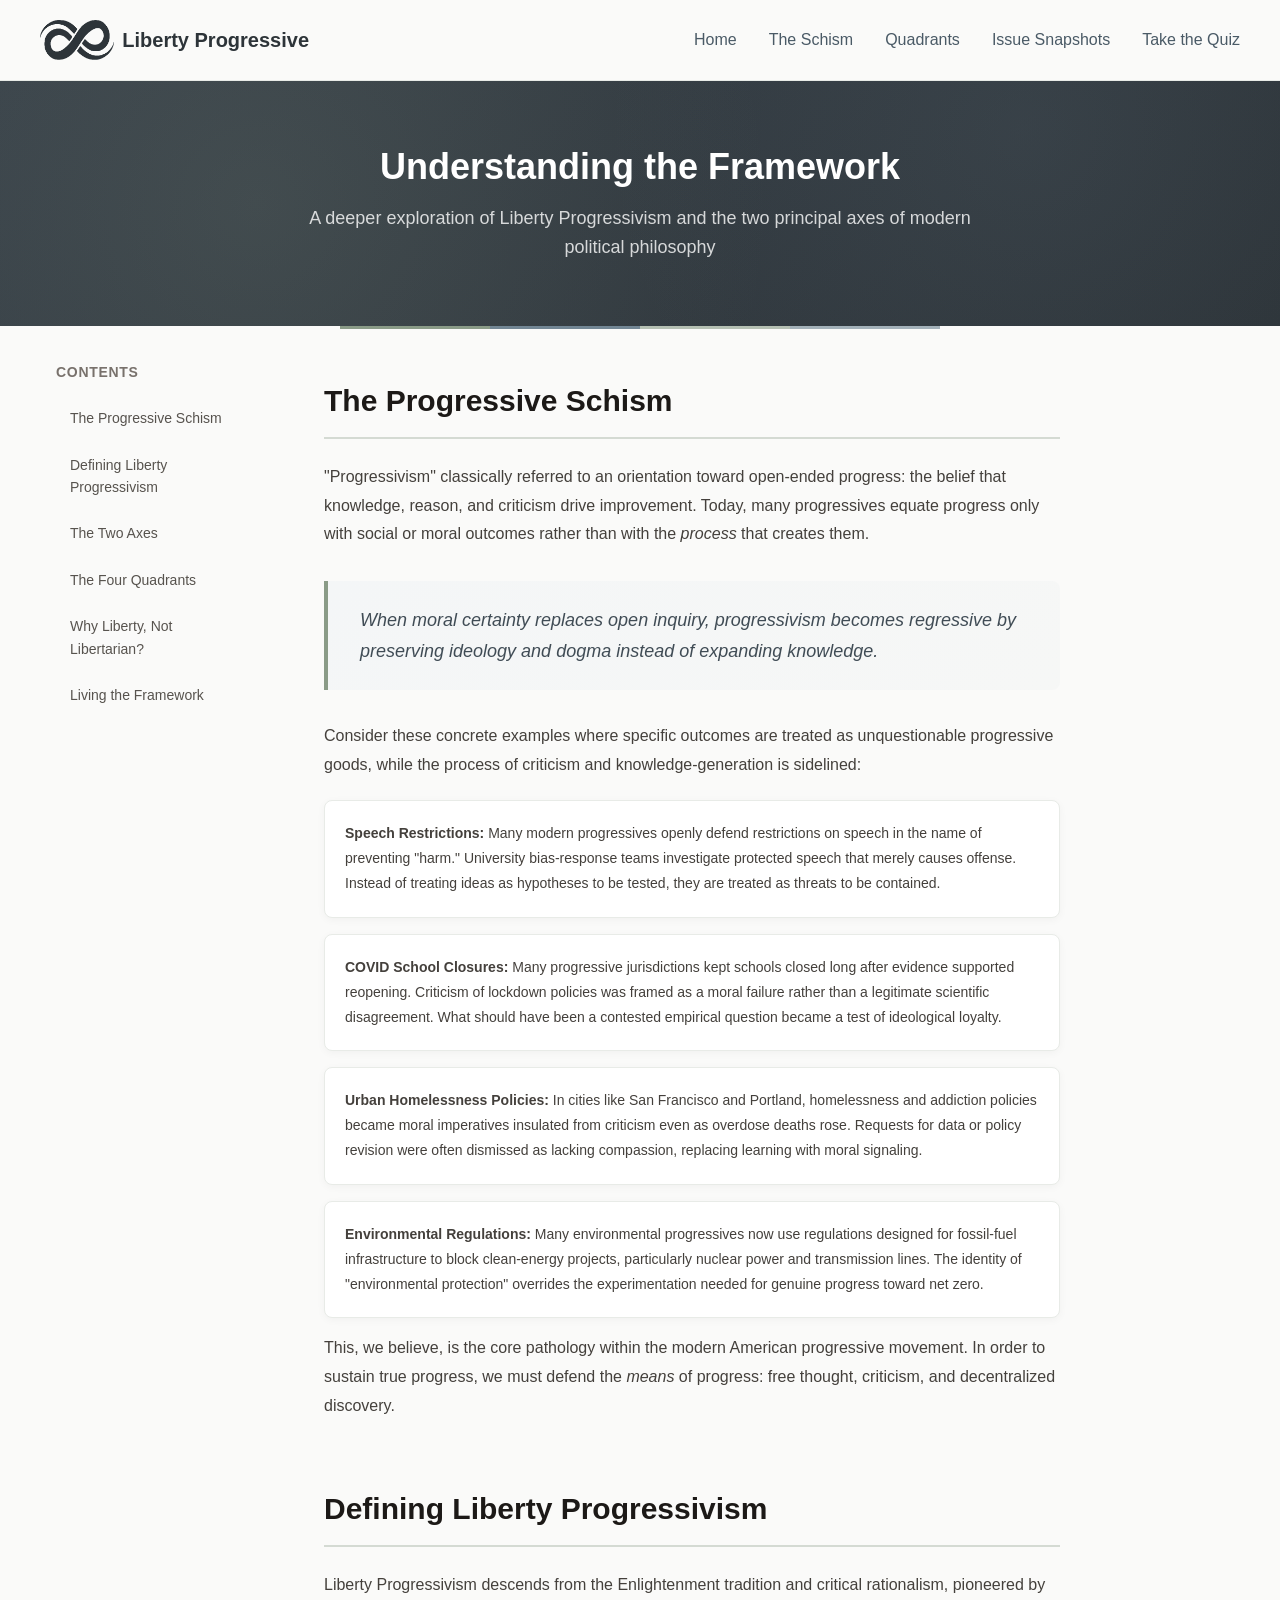
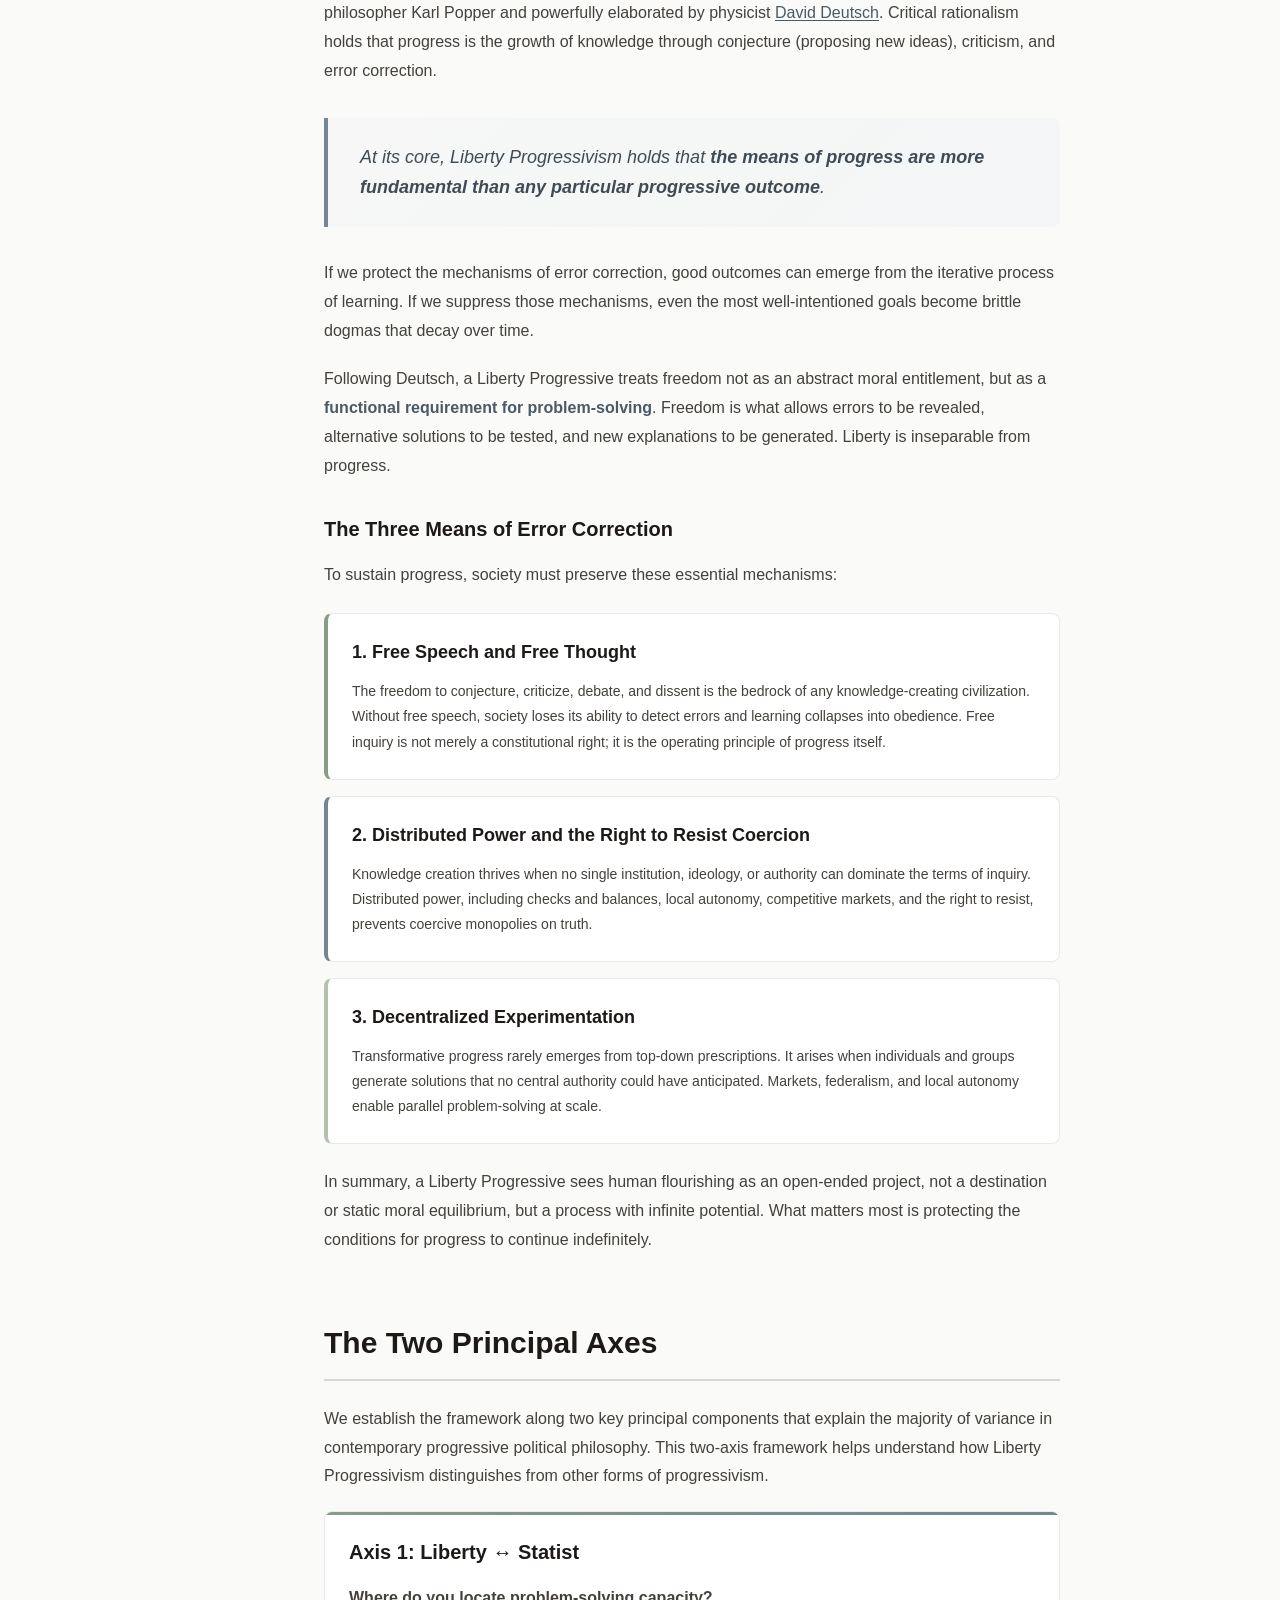
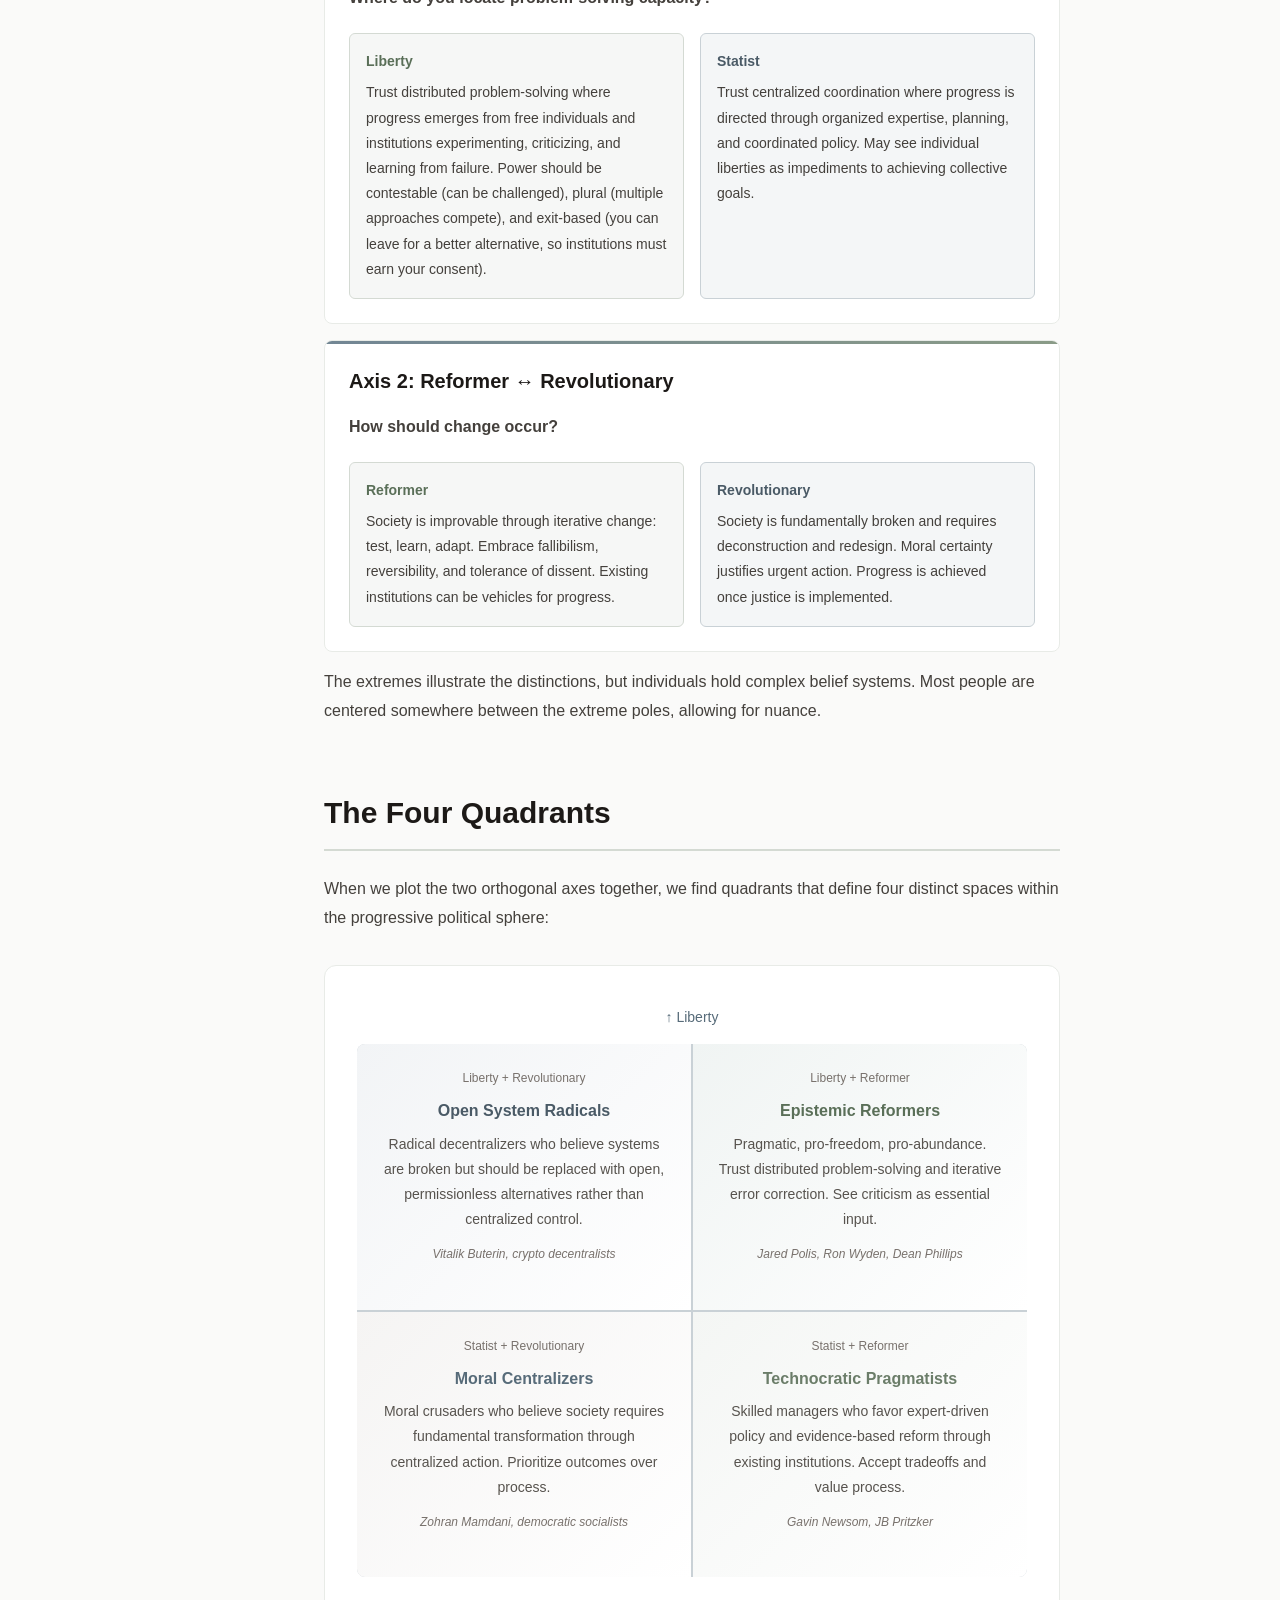
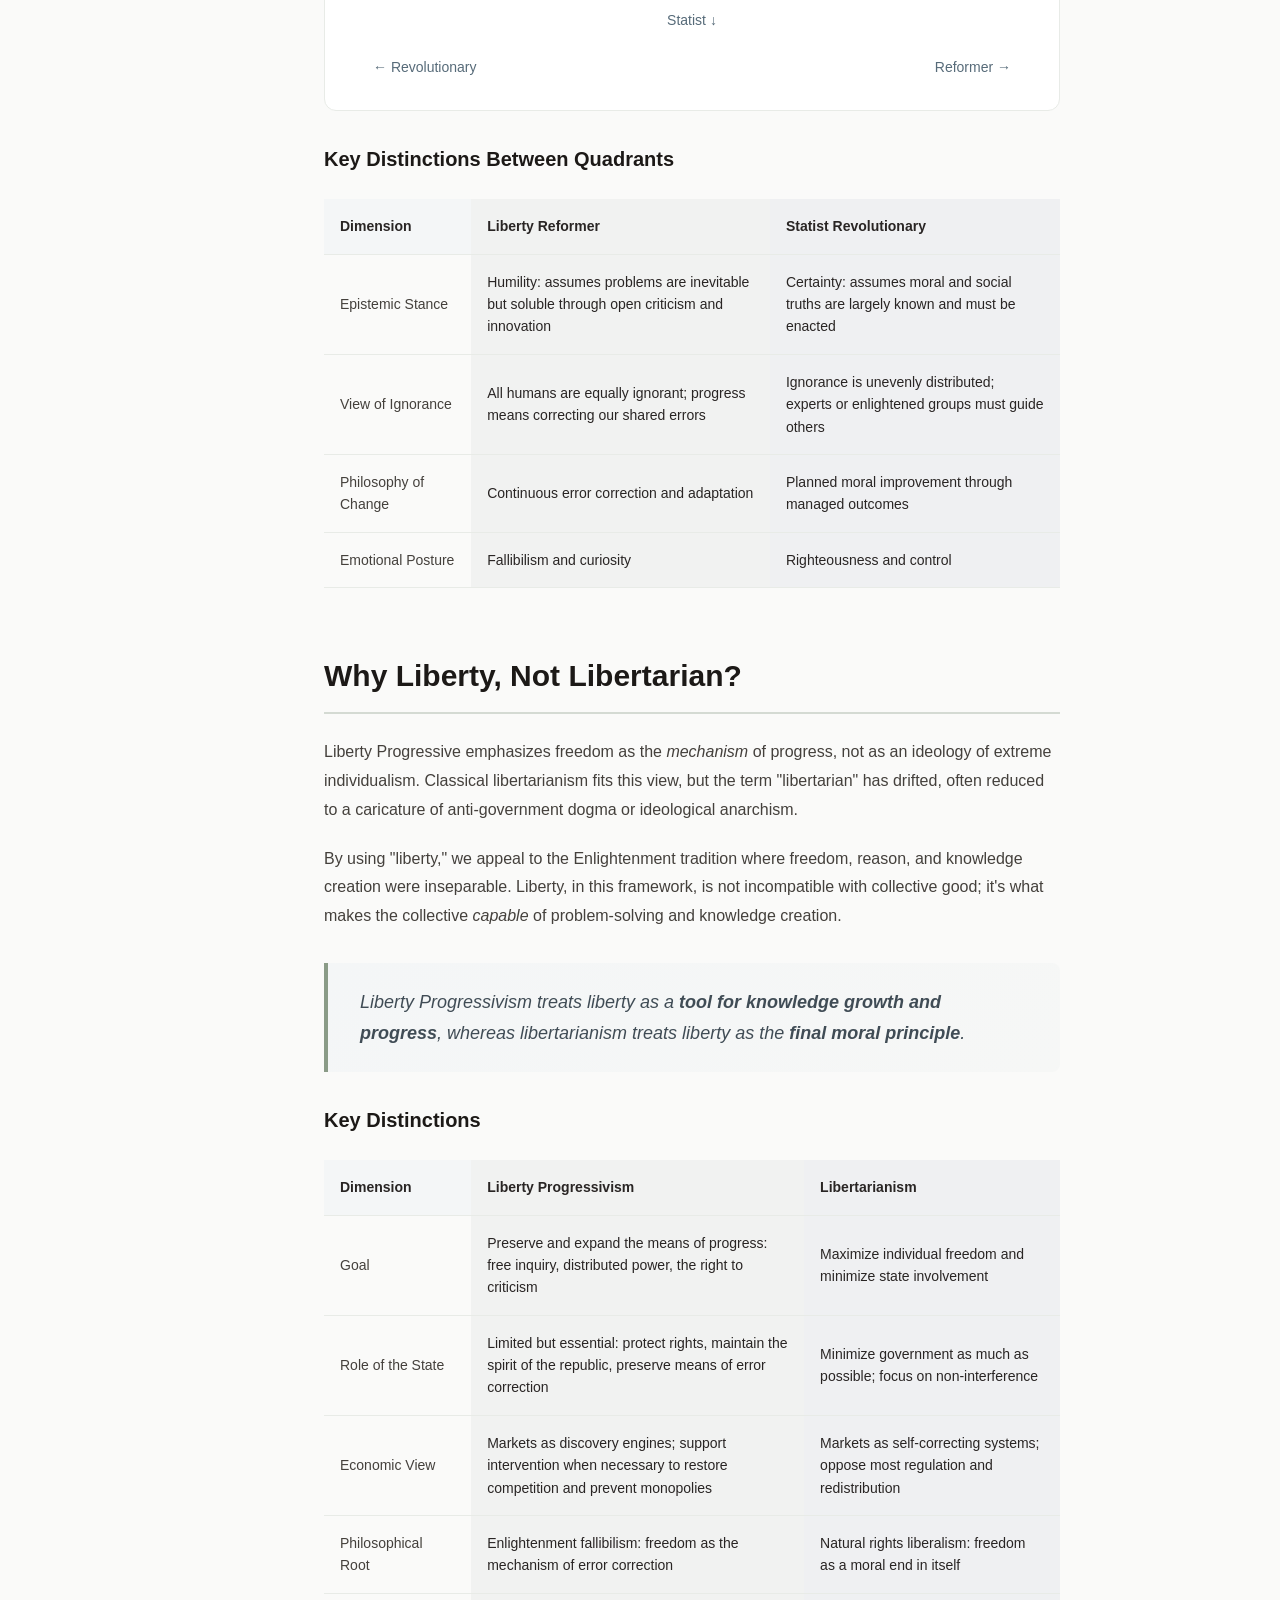
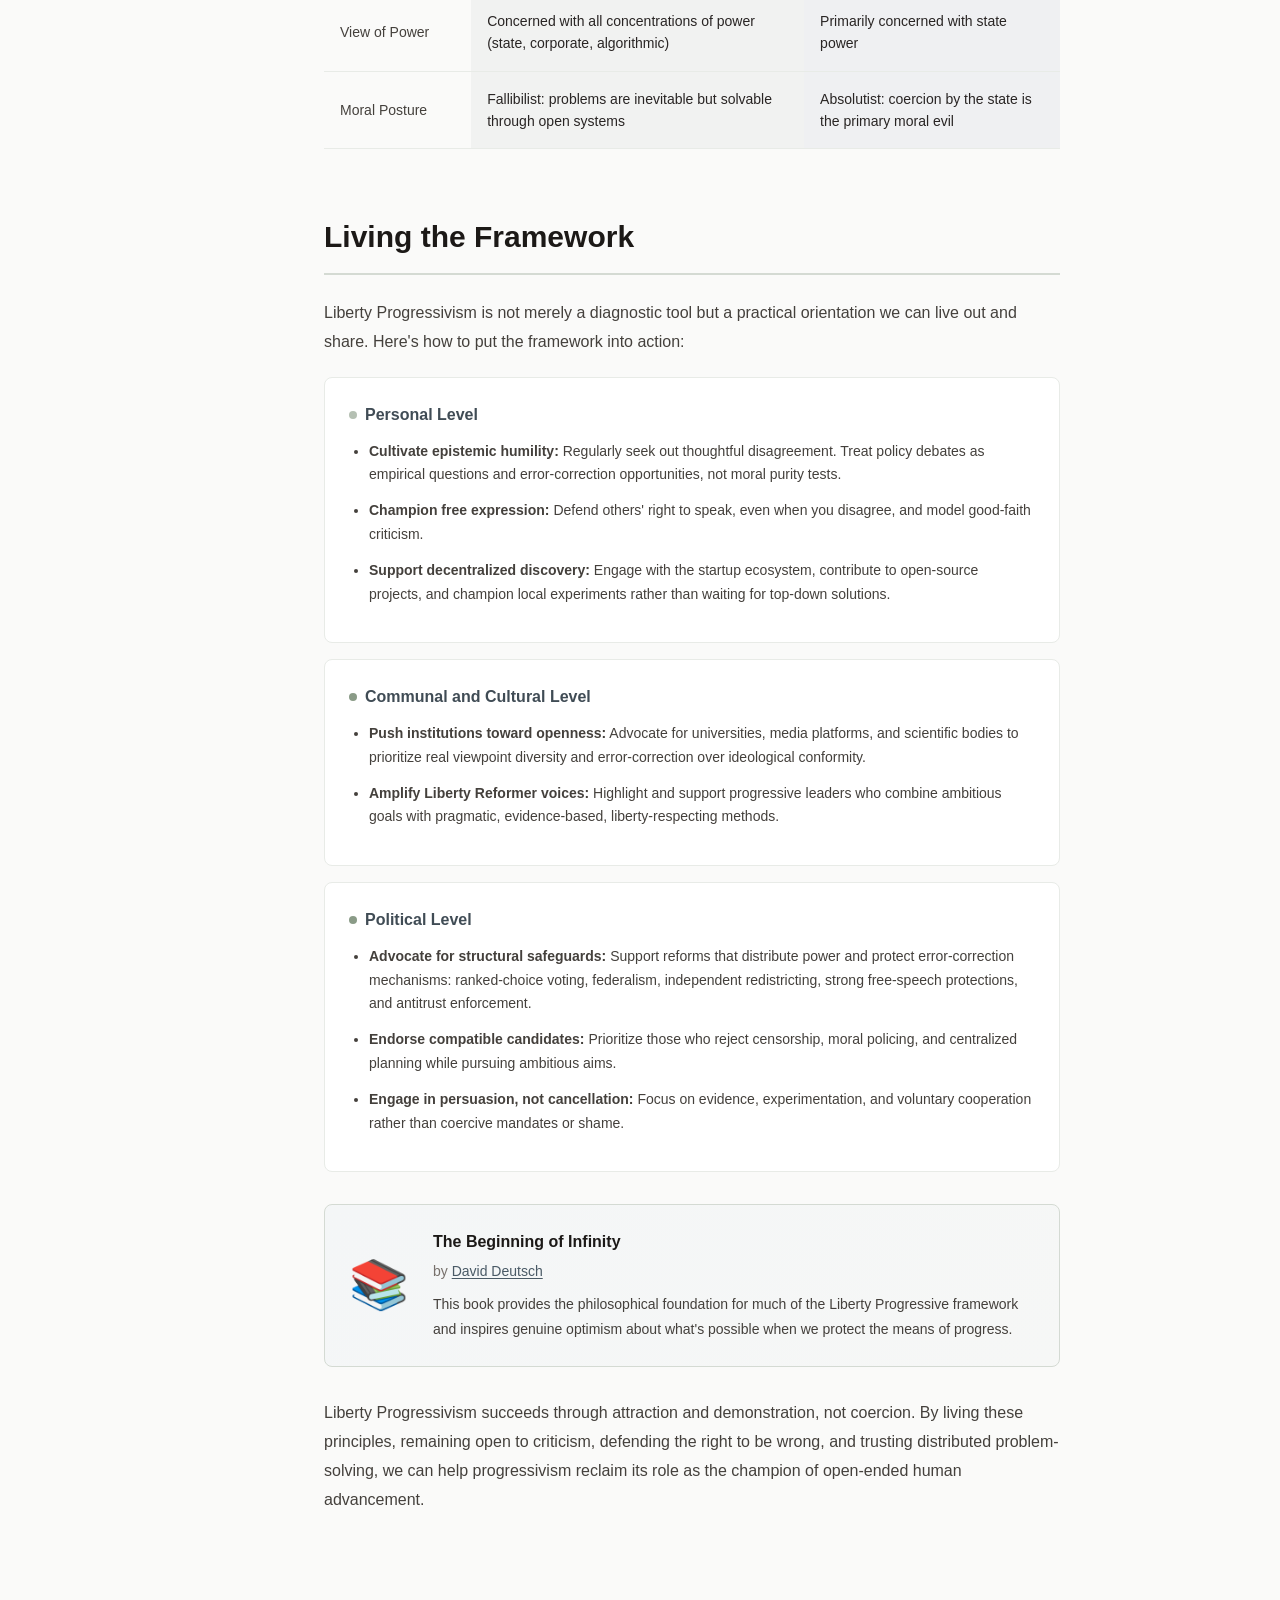
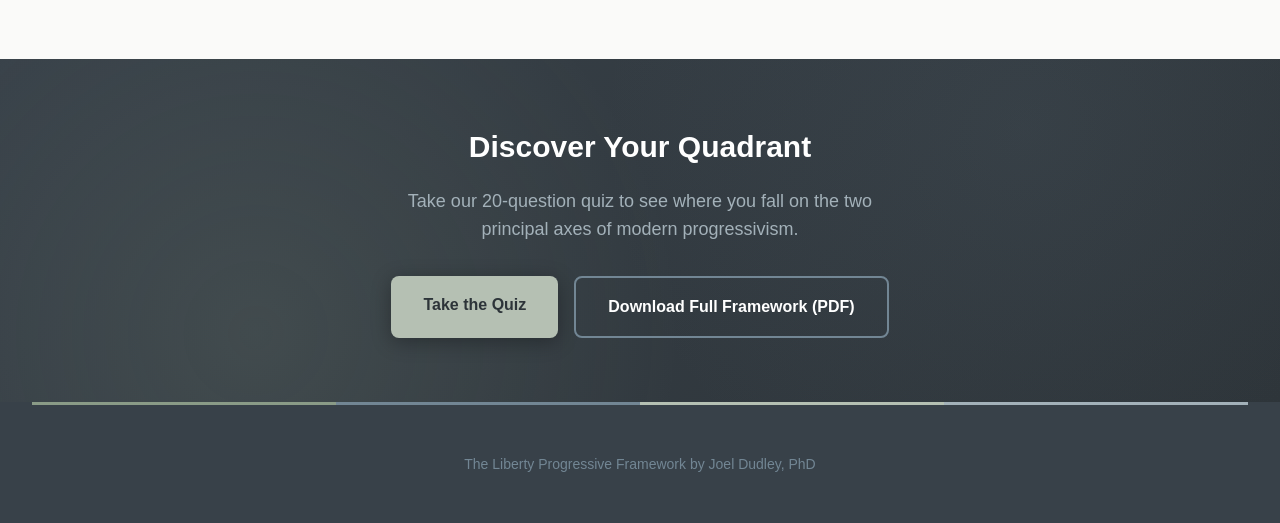
<file: framework.html>
<!DOCTYPE html>
<html lang="en">
<head>
    <meta charset="UTF-8">
    <meta name="viewport" content="width=device-width, initial-scale=1.0">
    <title>Understanding the Framework | Liberty Progressive</title>
    <meta name="description" content="A deeper exploration of Liberty Progressivism: the political philosophy grounded in freedom, fallibilism, and decentralized problem-solving.">

    <!-- Open Graph / Social Media -->
    <meta property="og:type" content="website">
    <meta property="og:title" content="Understanding the Liberty Progressive Framework">
    <meta property="og:description" content="A deeper exploration of Liberty Progressivism: freedom, fallibilism, and decentralized problem-solving.">
    <meta property="og:url" content="https://libertyprogressive.org/framework.html">

    <!-- Twitter Card -->
    <meta name="twitter:card" content="summary_large_image">
    <meta name="twitter:title" content="Understanding the Liberty Progressive Framework">
    <meta name="twitter:description" content="A deeper exploration of Liberty Progressivism: freedom, fallibilism, and decentralized problem-solving.">

    <!-- Favicon -->
    <link rel="icon" type="image/svg+xml" href="data:image/svg+xml,<svg xmlns='http://www.w3.org/2000/svg' viewBox='0 0 100 100'><text y='.9em' font-size='90'>🗽</text></svg>">

    <style>
        * {
            margin: 0;
            padding: 0;
            box-sizing: border-box;
        }

        :root {
            /* Muted Sage/Slate Color Palette */
            --sage-50: #f6f7f6;
            --sage-100: #e8ebe7;
            --sage-200: #d4dad3;
            --sage-300: #b5c0b3;
            --sage-400: #8a9b87;
            --slate-50: #f4f6f7;
            --slate-100: #e3e7ea;
            --slate-200: #c9d1d6;
            --slate-300: #a3b1b9;
            --slate-400: #728694;
            --slate-500: #576b79;
            --slate-600: #4a5a66;
            --slate-700: #404c55;
            --slate-800: #384149;
            --slate-900: #2d3439;

            /* Warm neutral for backgrounds */
            --warm-white: #fafaf9;
            --warm-gray: #f5f5f4;

            /* Gray mappings */
            --gray-50: var(--warm-white);
            --gray-100: var(--warm-gray);
            --gray-200: #e7e5e4;
            --gray-300: #d6d3d1;
            --gray-400: #a8a29e;
            --gray-500: #78716c;
            --gray-600: #57534e;
            --gray-700: #44403c;
            --gray-800: #292524;
            --gray-900: #1c1917;

            /* Spacing scale */
            --space-1: 0.25rem;
            --space-2: 0.5rem;
            --space-3: 0.75rem;
            --space-4: 1rem;
            --space-5: 1.25rem;
            --space-6: 1.5rem;
            --space-8: 2rem;
            --space-10: 2.5rem;
            --space-12: 3rem;
            --space-16: 4rem;
            --space-20: 5rem;
            --space-24: 6rem;

            /* Typography scale */
            --text-xs: 0.75rem;
            --text-sm: 0.875rem;
            --text-base: 1rem;
            --text-lg: 1.125rem;
            --text-xl: 1.25rem;
            --text-2xl: 1.5rem;
            --text-3xl: 1.875rem;
            --text-4xl: 2.25rem;
            --text-5xl: 3rem;
        }

        body {
            font-family: 'Inter', -apple-system, BlinkMacSystemFont, 'Segoe UI', Roboto, 'Helvetica Neue', Arial, sans-serif;
            line-height: 1.6;
            color: var(--gray-800);
            background-color: var(--warm-white);
        }

        .serif-accent {
            font-family: 'Georgia', 'Times New Roman', serif;
            font-style: italic;
        }

        /* Navigation */
        nav {
            background: var(--warm-white);
            border-bottom: 1px solid var(--sage-100);
            padding: var(--space-5) var(--space-8);
            position: sticky;
            top: 0;
            z-index: 100;
        }

        .nav-content {
            max-width: 1200px;
            margin: 0 auto;
            display: flex;
            justify-content: space-between;
            align-items: center;
        }

        .logo {
            display: flex;
            align-items: center;
            gap: 0.5rem;
            font-weight: 700;
            font-size: 1.25rem;
            color: #2d3439;
            text-decoration: none;
        }

        .logo img {
            height: 40px;
            width: auto;
        }

        .nav-links {
            display: flex;
            gap: 2rem;
            list-style: none;
        }

        .nav-links a {
            color: var(--slate-600);
            text-decoration: none;
            font-weight: 500;
            transition: color 0.2s;
        }

        .nav-links a:hover {
            color: var(--sage-400);
        }

        /* Compact Hero */
        .hero-compact {
            background: linear-gradient(135deg, var(--slate-800) 0%, var(--slate-900) 100%);
            color: white;
            padding: var(--space-16) var(--space-8);
            text-align: center;
            position: relative;
            overflow: hidden;
        }

        .hero-compact::before {
            content: '';
            position: absolute;
            top: 0;
            left: 0;
            right: 0;
            bottom: 0;
            background-image:
                radial-gradient(circle at 20% 50%, rgba(139, 155, 135, 0.15) 0%, transparent 50%),
                radial-gradient(circle at 80% 20%, rgba(114, 134, 148, 0.12) 0%, transparent 40%);
            pointer-events: none;
        }

        .hero-compact .hero-content {
            position: relative;
            z-index: 1;
            max-width: 700px;
            margin: 0 auto;
        }

        .hero-compact h1 {
            font-size: var(--text-4xl);
            font-weight: 700;
            margin-bottom: var(--space-4);
            line-height: 1.2;
        }

        .hero-compact p {
            font-size: var(--text-lg);
            color: rgba(255, 255, 255, 0.8);
            margin: 0;
        }

        /* Accent bar */
        .accent-bar {
            display: flex;
            justify-content: center;
            gap: 0;
            height: 3px;
        }

        .accent-bar span {
            flex: 1;
            max-width: 150px;
        }

        .accent-bar .sage { background: var(--sage-400); }
        .accent-bar .slate { background: var(--slate-400); }
        .accent-bar .sage-light { background: var(--sage-300); }
        .accent-bar .slate-light { background: var(--slate-300); }

        /* Main Layout with Sidebar */
        .framework-layout {
            display: grid;
            grid-template-columns: 220px 1fr;
            max-width: 1200px;
            margin: 0 auto;
            gap: var(--space-8);
        }

        /* Sidebar Navigation */
        .sidebar-nav {
            position: sticky;
            top: 80px;
            height: fit-content;
            padding: var(--space-8) var(--space-4);
        }

        .sidebar-nav h3 {
            font-size: var(--text-sm);
            font-weight: 600;
            color: var(--gray-500);
            text-transform: uppercase;
            letter-spacing: 0.05em;
            margin-bottom: var(--space-4);
        }

        .sidebar-nav ul {
            list-style: none;
        }

        .sidebar-nav li {
            margin-bottom: var(--space-2);
        }

        .sidebar-nav a {
            display: block;
            padding: var(--space-2) var(--space-3);
            color: var(--gray-600);
            text-decoration: none;
            font-size: var(--text-sm);
            border-left: 2px solid transparent;
            transition: all 0.2s;
            border-radius: 0 4px 4px 0;
        }

        .sidebar-nav a:hover {
            color: var(--slate-700);
            background: var(--sage-50);
        }

        .sidebar-nav a.active {
            color: var(--slate-800);
            border-left-color: var(--sage-400);
            background: var(--sage-50);
            font-weight: 500;
        }

        /* Main Content Area */
        .main-content {
            padding: var(--space-12) var(--space-8) var(--space-20);
            max-width: 800px;
        }

        .content-section {
            margin-bottom: var(--space-16);
            scroll-margin-top: 100px;
        }

        .content-section h2 {
            font-size: var(--text-3xl);
            color: var(--gray-900);
            margin-bottom: var(--space-6);
            font-weight: 700;
            padding-bottom: var(--space-3);
            border-bottom: 2px solid var(--sage-200);
        }

        .content-section h3 {
            font-size: var(--text-xl);
            color: var(--gray-900);
            margin-top: var(--space-8);
            margin-bottom: var(--space-4);
            font-weight: 600;
        }

        .content-section p {
            margin-bottom: var(--space-5);
            color: var(--gray-700);
            font-size: var(--text-base);
            line-height: 1.8;
        }

        .content-section ul, .content-section ol {
            margin-bottom: var(--space-5);
            padding-left: var(--space-6);
            color: var(--gray-700);
        }

        .content-section li {
            margin-bottom: var(--space-3);
            line-height: 1.7;
        }

        .content-section a {
            color: var(--slate-600);
            text-decoration: underline;
            text-underline-offset: 2px;
        }

        .content-section a:hover {
            color: var(--sage-400);
        }

        /* Text styling */
        .text-accent {
            color: var(--slate-600);
            font-weight: 600;
        }

        .text-accent-sage {
            color: var(--sage-400);
            font-weight: 600;
        }

        /* Callout/Blockquote styling */
        .framework-callout {
            background: linear-gradient(135deg, var(--slate-50) 0%, var(--sage-50) 100%);
            border-left: 4px solid var(--sage-400);
            padding: var(--space-6) var(--space-8);
            margin: var(--space-8) 0;
            border-radius: 0 8px 8px 0;
        }

        .framework-callout p {
            font-size: var(--text-lg);
            color: var(--slate-700);
            margin: 0;
            font-style: italic;
            line-height: 1.7;
        }

        .framework-callout.highlight {
            border-left-color: var(--slate-400);
            background: linear-gradient(135deg, var(--sage-50) 0%, var(--slate-50) 100%);
        }

        /* Example cards for Progressive Schism */
        .example-card {
            background: white;
            border: 1px solid var(--sage-100);
            border-radius: 8px;
            padding: var(--space-5);
            margin-bottom: var(--space-4);
            box-shadow: 0 2px 8px rgba(0, 0, 0, 0.04);
        }

        .example-card p {
            margin-bottom: 0;
            font-size: var(--text-sm);
        }

        /* Principles list styling */
        .principles-grid {
            display: grid;
            gap: var(--space-4);
            margin: var(--space-6) 0;
        }

        .principle-item {
            background: white;
            border: 1px solid var(--sage-100);
            border-radius: 8px;
            padding: var(--space-6);
            border-left: 4px solid var(--sage-400);
        }

        .principle-item:nth-child(2) {
            border-left-color: var(--slate-400);
        }

        .principle-item:nth-child(3) {
            border-left-color: var(--sage-300);
        }

        .principle-item h4 {
            font-size: var(--text-lg);
            color: var(--gray-900);
            margin-bottom: var(--space-3);
        }

        .principle-item p {
            margin-bottom: 0;
            font-size: var(--text-sm);
        }

        /* Axis cards */
        .axis-card {
            background: white;
            border: 1px solid var(--sage-100);
            border-radius: 8px;
            padding: var(--space-6);
            margin-bottom: var(--space-4);
            position: relative;
            overflow: hidden;
        }

        .axis-card::before {
            content: '';
            position: absolute;
            top: 0;
            left: 0;
            right: 0;
            height: 3px;
            background: linear-gradient(90deg, var(--sage-400), var(--slate-400));
        }

        .axis-card.reformer::before {
            background: linear-gradient(90deg, var(--slate-400), var(--sage-400));
        }

        .axis-card h3 {
            margin-top: 0;
            font-size: var(--text-xl);
        }

        .axis-card p:last-child {
            margin-bottom: 0;
        }

        .axis-pole {
            display: flex;
            gap: var(--space-4);
            margin-top: var(--space-4);
        }

        .pole {
            flex: 1;
            padding: var(--space-4);
            border-radius: 6px;
        }

        .pole.liberty {
            background: var(--sage-50);
            border: 1px solid var(--sage-200);
        }

        .pole.statist {
            background: var(--slate-50);
            border: 1px solid var(--slate-200);
        }

        .pole.reformer {
            background: var(--sage-50);
            border: 1px solid var(--sage-200);
        }

        .pole.revolutionary {
            background: var(--slate-50);
            border: 1px solid var(--slate-200);
        }

        .pole h4 {
            font-size: var(--text-sm);
            font-weight: 600;
            margin-bottom: var(--space-2);
        }

        .pole.liberty h4 { color: #5a6f58; }
        .pole.statist h4 { color: var(--slate-600); }
        .pole.reformer h4 { color: #5a6f58; }
        .pole.revolutionary h4 { color: var(--slate-600); }

        .pole p {
            font-size: var(--text-sm);
            margin-bottom: 0;
        }

        /* Quadrant Chart */
        .quadrant-chart-container {
            background: white;
            border: 1px solid var(--sage-100);
            border-radius: 12px;
            padding: var(--space-8);
            margin: var(--space-8) 0;
        }

        .quadrant-visual {
            display: grid;
            grid-template-columns: 1fr 1fr;
            gap: 2px;
            background: var(--slate-200);
            border-radius: 8px;
            overflow: hidden;
            margin-bottom: var(--space-6);
        }

        .quadrant-cell {
            padding: var(--space-6);
            text-align: center;
        }

        .quadrant-cell.epistemic {
            background: linear-gradient(135deg, #f0f4f3 0%, white 100%);
        }

        .quadrant-cell.radical {
            background: linear-gradient(135deg, #f2f4f6 0%, white 100%);
        }

        .quadrant-cell.technocratic {
            background: linear-gradient(135deg, #f4f6f4 0%, white 100%);
        }

        .quadrant-cell.moral {
            background: linear-gradient(135deg, #f5f4f3 0%, white 100%);
        }

        .quadrant-cell h4 {
            font-size: var(--text-base);
            margin-bottom: var(--space-2);
        }

        .quadrant-cell.epistemic h4 { color: #5a6f58; }
        .quadrant-cell.radical h4 { color: var(--slate-600); }
        .quadrant-cell.technocratic h4 { color: #6b7d69; }
        .quadrant-cell.moral h4 { color: var(--slate-500); }

        .quadrant-cell .axis-label {
            font-size: var(--text-xs);
            color: var(--gray-500);
            margin-bottom: var(--space-2);
        }

        .quadrant-cell .description {
            font-size: var(--text-sm);
            color: var(--gray-600);
            margin-bottom: var(--space-3);
        }

        .quadrant-cell .examples {
            font-size: var(--text-xs);
            color: var(--gray-500);
            font-style: italic;
        }

        .axis-label-top,
        .axis-label-bottom {
            text-align: center;
            font-size: var(--text-sm);
            color: var(--slate-500);
            font-weight: 500;
            padding: var(--space-2) 0;
        }

        .axis-label-top {
            margin-bottom: var(--space-2);
        }

        .axis-label-bottom {
            margin-top: var(--space-2);
        }

        .axis-labels-horizontal {
            display: flex;
            justify-content: space-between;
            margin-top: var(--space-4);
            padding: 0 var(--space-4);
        }

        .axis-labels-horizontal span {
            font-size: var(--text-sm);
            color: var(--slate-500);
            font-weight: 500;
        }

        /* Comparison Tables */
        .comparison-table {
            width: 100%;
            border-collapse: collapse;
            margin: var(--space-6) 0;
            font-size: var(--text-sm);
        }

        .comparison-table th,
        .comparison-table td {
            padding: var(--space-4);
            text-align: left;
            border-bottom: 1px solid var(--sage-100);
        }

        .comparison-table th {
            background: var(--slate-50);
            font-weight: 600;
            color: var(--gray-800);
        }

        .comparison-table th:first-child {
            width: 20%;
        }

        .comparison-table td:first-child {
            font-weight: 500;
            color: var(--gray-700);
        }

        .comparison-table tr:hover td {
            background: var(--sage-50);
        }

        .comparison-table .col-lp {
            background: rgba(138, 155, 135, 0.08);
        }

        .comparison-table .col-lib {
            background: rgba(114, 134, 148, 0.08);
        }

        /* Living the Framework section */
        .action-level {
            background: white;
            border: 1px solid var(--sage-100);
            border-radius: 8px;
            padding: var(--space-6);
            margin-bottom: var(--space-4);
        }

        .action-level h4 {
            font-size: var(--text-base);
            color: var(--slate-700);
            margin-bottom: var(--space-3);
            display: flex;
            align-items: center;
            gap: var(--space-2);
        }

        .action-level h4::before {
            content: '';
            width: 8px;
            height: 8px;
            border-radius: 50%;
            background: var(--sage-400);
        }

        .action-level:nth-child(2) h4::before {
            background: var(--slate-400);
        }

        .action-level:nth-child(3) h4::before {
            background: var(--sage-300);
        }

        .action-level ul {
            margin-bottom: 0;
            padding-left: var(--space-5);
        }

        .action-level li {
            font-size: var(--text-sm);
        }

        /* Book recommendation */
        .book-recommendation {
            background: linear-gradient(135deg, var(--slate-50) 0%, var(--sage-50) 100%);
            border: 1px solid var(--sage-200);
            border-radius: 8px;
            padding: var(--space-6);
            margin: var(--space-8) 0;
            display: flex;
            gap: var(--space-6);
            align-items: center;
        }

        .book-recommendation .book-icon {
            font-size: 3rem;
        }

        .book-recommendation .book-info h4 {
            font-size: var(--text-base);
            color: var(--gray-900);
            margin-bottom: var(--space-1);
        }

        .book-recommendation .book-info .author {
            font-size: var(--text-sm);
            color: var(--gray-500);
            margin-bottom: var(--space-2);
        }

        .book-recommendation .book-info p {
            font-size: var(--text-sm);
            margin-bottom: 0;
        }

        /* CTA Section */
        .cta-section {
            background: linear-gradient(135deg, var(--slate-800) 0%, var(--slate-900) 100%);
            color: white;
            padding: var(--space-16) var(--space-8);
            text-align: center;
            position: relative;
            overflow: hidden;
        }

        .cta-section::before {
            content: '';
            position: absolute;
            top: 0;
            left: 0;
            right: 0;
            bottom: 0;
            background:
                radial-gradient(circle at 20% 80%, rgba(139, 155, 135, 0.15) 0%, transparent 40%),
                radial-gradient(circle at 80% 20%, rgba(114, 134, 148, 0.1) 0%, transparent 40%);
            pointer-events: none;
        }

        .cta-section h2 {
            color: white;
            margin-bottom: var(--space-4);
            position: relative;
            font-size: var(--text-3xl);
        }

        .cta-section p {
            color: var(--slate-300);
            max-width: 520px;
            margin: 0 auto var(--space-8);
            font-size: var(--text-lg);
            position: relative;
        }

        .cta-buttons {
            display: flex;
            gap: var(--space-4);
            justify-content: center;
            flex-wrap: wrap;
            position: relative;
        }

        .cta-button {
            display: inline-block;
            padding: var(--space-4) var(--space-8);
            border-radius: 0.5rem;
            font-weight: 600;
            font-size: var(--text-base);
            text-decoration: none;
            transition: transform 0.2s, box-shadow 0.2s, background 0.2s;
        }

        .cta-button.primary {
            background: var(--sage-300);
            color: var(--slate-900);
            box-shadow: 0 4px 20px rgba(0, 0, 0, 0.3);
        }

        .cta-button.primary:hover {
            background: var(--sage-200);
            transform: translateY(-2px);
            box-shadow: 0 8px 30px rgba(0, 0, 0, 0.4);
        }

        .cta-button.secondary {
            background: transparent;
            color: white;
            border: 2px solid var(--slate-400);
        }

        .cta-button.secondary:hover {
            background: rgba(255, 255, 255, 0.1);
            border-color: var(--slate-300);
        }

        /* Footer */
        footer {
            background: var(--slate-800);
            color: var(--slate-400);
            padding: var(--space-12) var(--space-8);
            text-align: center;
            font-size: var(--text-sm);
        }

        footer::before {
            content: '';
            display: block;
            width: 100%;
            height: 3px;
            background: linear-gradient(90deg,
                var(--sage-400) 0%,
                var(--sage-400) 25%,
                var(--slate-400) 25%,
                var(--slate-400) 50%,
                var(--sage-300) 50%,
                var(--sage-300) 75%,
                var(--slate-300) 75%,
                var(--slate-300) 100%
            );
            margin-bottom: var(--space-12);
            margin-top: calc(-1 * var(--space-12));
        }

        footer p {
            margin-bottom: 0;
        }

        footer a {
            color: var(--slate-300);
        }

        /* Mobile Navigation */
        .mobile-nav {
            display: none;
            background: var(--warm-white);
            border-bottom: 1px solid var(--sage-100);
            padding: var(--space-4);
            position: sticky;
            top: 60px;
            z-index: 90;
            overflow-x: auto;
            -webkit-overflow-scrolling: touch;
        }

        .mobile-nav ul {
            display: flex;
            gap: var(--space-2);
            list-style: none;
            white-space: nowrap;
        }

        .mobile-nav a {
            display: block;
            padding: var(--space-2) var(--space-3);
            font-size: var(--text-xs);
            color: var(--gray-600);
            text-decoration: none;
            background: var(--slate-50);
            border-radius: 4px;
            transition: all 0.2s;
        }

        .mobile-nav a:hover,
        .mobile-nav a.active {
            background: var(--sage-100);
            color: var(--slate-800);
        }

        /* Responsive */
        @media (max-width: 900px) {
            .framework-layout {
                grid-template-columns: 1fr;
            }

            .sidebar-nav {
                display: none;
            }

            .mobile-nav {
                display: block;
            }

            .main-content {
                padding: var(--space-8) var(--space-6) var(--space-16);
            }

            .axis-pole {
                flex-direction: column;
            }
        }

        @media (max-width: 768px) {
            .hero-compact {
                padding: var(--space-12) var(--space-6);
            }

            .hero-compact h1 {
                font-size: var(--text-3xl);
            }

            .content-section h2 {
                font-size: var(--text-2xl);
            }

            .nav-links {
                display: none;
            }

            .quadrant-visual {
                grid-template-columns: 1fr;
            }

            .cta-buttons {
                flex-direction: column;
                align-items: center;
            }

            .book-recommendation {
                flex-direction: column;
                text-align: center;
            }

            .comparison-table {
                font-size: var(--text-xs);
            }

            .comparison-table th,
            .comparison-table td {
                padding: var(--space-2);
            }
        }
    </style>
</head>
<body>
    <nav>
        <div class="nav-content">
            <a href="index.html" class="logo">
                <img src="images/logo-nav.png" alt="Liberty Progressive logo">
                <span>Liberty Progressive</span>
            </a>
            <ul class="nav-links">
                <li><a href="index.html">Home</a></li>
                <li><a href="#schism">The Schism</a></li>
                <li><a href="#quadrants">Quadrants</a></li>
                <li><a href="index.html#issues">Issue Snapshots</a></li>
                <li><a href="quiz.html">Take the Quiz</a></li>
            </ul>
        </div>
    </nav>

    <section class="hero-compact">
        <div class="hero-content">
            <h1>Understanding the Framework</h1>
            <p>A deeper exploration of Liberty Progressivism and the two principal axes of modern political philosophy</p>
        </div>
    </section>
    <div class="accent-bar">
        <span class="sage"></span>
        <span class="slate"></span>
        <span class="sage-light"></span>
        <span class="slate-light"></span>
    </div>

    <!-- Mobile Navigation -->
    <div class="mobile-nav">
        <ul>
            <li><a href="#schism">Schism</a></li>
            <li><a href="#defining">Definition</a></li>
            <li><a href="#axes">Axes</a></li>
            <li><a href="#quadrants">Quadrants</a></li>
            <li><a href="#libertarian">vs. Libertarian</a></li>
            <li><a href="#living">Living It</a></li>
        </ul>
    </div>

    <div class="framework-layout">
        <!-- Sidebar Navigation -->
        <aside class="sidebar-nav">
            <h3>Contents</h3>
            <ul>
                <li><a href="#schism">The Progressive Schism</a></li>
                <li><a href="#defining">Defining Liberty Progressivism</a></li>
                <li><a href="#axes">The Two Axes</a></li>
                <li><a href="#quadrants">The Four Quadrants</a></li>
                <li><a href="#libertarian">Why Liberty, Not Libertarian?</a></li>
                <li><a href="#living">Living the Framework</a></li>
            </ul>
        </aside>

        <!-- Main Content -->
        <main class="main-content">
            <!-- Section 1: The Progressive Schism -->
            <section id="schism" class="content-section">
                <h2>The Progressive Schism</h2>

                <p>"Progressivism" classically referred to an orientation toward open-ended progress: the belief that knowledge, reason, and criticism drive improvement. Today, many progressives equate progress only with social or moral outcomes rather than with the <em>process</em> that creates them.</p>

                <div class="framework-callout">
                    <p>When moral certainty replaces open inquiry, progressivism becomes regressive by preserving ideology and dogma instead of expanding knowledge.</p>
                </div>

                <p>Consider these concrete examples where specific outcomes are treated as unquestionable progressive goods, while the process of criticism and knowledge-generation is sidelined:</p>

                <div class="example-card">
                    <p><strong>Speech Restrictions:</strong> Many modern progressives openly defend restrictions on speech in the name of preventing "harm." University bias-response teams investigate protected speech that merely causes offense. Instead of treating ideas as hypotheses to be tested, they are treated as threats to be contained.</p>
                </div>

                <div class="example-card">
                    <p><strong>COVID School Closures:</strong> Many progressive jurisdictions kept schools closed long after evidence supported reopening. Criticism of lockdown policies was framed as a moral failure rather than a legitimate scientific disagreement. What should have been a contested empirical question became a test of ideological loyalty.</p>
                </div>

                <div class="example-card">
                    <p><strong>Urban Homelessness Policies:</strong> In cities like San Francisco and Portland, homelessness and addiction policies became moral imperatives insulated from criticism even as overdose deaths rose. Requests for data or policy revision were often dismissed as lacking compassion, replacing learning with moral signaling.</p>
                </div>

                <div class="example-card">
                    <p><strong>Environmental Regulations:</strong> Many environmental progressives now use regulations designed for fossil-fuel infrastructure to block clean-energy projects, particularly nuclear power and transmission lines. The identity of "environmental protection" overrides the experimentation needed for genuine progress toward net zero.</p>
                </div>

                <p>This, we believe, is the core pathology within the modern American progressive movement. In order to sustain true progress, we must defend the <em>means</em> of progress: free thought, criticism, and decentralized discovery.</p>
            </section>

            <!-- Section 2: Defining Liberty Progressivism -->
            <section id="defining" class="content-section">
                <h2>Defining Liberty Progressivism</h2>

                <p>Liberty Progressivism descends from the Enlightenment tradition and critical rationalism, pioneered by philosopher Karl Popper and powerfully elaborated by physicist <a href="https://www.daviddeutsch.org.uk/" target="_blank" rel="noopener">David Deutsch</a>. Critical rationalism holds that progress is the growth of knowledge through conjecture (proposing new ideas), criticism, and error correction.</p>

                <div class="framework-callout highlight">
                    <p>At its core, Liberty Progressivism holds that <strong>the means of progress are more fundamental than any particular progressive outcome</strong>.</p>
                </div>

                <p>If we protect the mechanisms of error correction, good outcomes can emerge from the iterative process of learning. If we suppress those mechanisms, even the most well-intentioned goals become brittle dogmas that decay over time.</p>

                <p>Following Deutsch, a Liberty Progressive treats freedom not as an abstract moral entitlement, but as a <strong class="text-accent">functional requirement for problem-solving</strong>. Freedom is what allows errors to be revealed, alternative solutions to be tested, and new explanations to be generated. Liberty is inseparable from progress.</p>

                <h3>The Three Means of Error Correction</h3>
                <p>To sustain progress, society must preserve these essential mechanisms:</p>

                <div class="principles-grid">
                    <div class="principle-item">
                        <h4>1. Free Speech and Free Thought</h4>
                        <p>The freedom to conjecture, criticize, debate, and dissent is the bedrock of any knowledge-creating civilization. Without free speech, society loses its ability to detect errors and learning collapses into obedience. Free inquiry is not merely a constitutional right; it is the operating principle of progress itself.</p>
                    </div>
                    <div class="principle-item">
                        <h4>2. Distributed Power and the Right to Resist Coercion</h4>
                        <p>Knowledge creation thrives when no single institution, ideology, or authority can dominate the terms of inquiry. Distributed power, including checks and balances, local autonomy, competitive markets, and the right to resist, prevents coercive monopolies on truth.</p>
                    </div>
                    <div class="principle-item">
                        <h4>3. Decentralized Experimentation</h4>
                        <p>Transformative progress rarely emerges from top-down prescriptions. It arises when individuals and groups generate solutions that no central authority could have anticipated. Markets, federalism, and local autonomy enable parallel problem-solving at scale.</p>
                    </div>
                </div>

                <p>In summary, a Liberty Progressive sees human flourishing as an open-ended project, not a destination or static moral equilibrium, but a process with infinite potential. What matters most is protecting the conditions for progress to continue indefinitely.</p>
            </section>

            <!-- Section 3: The Two Axes -->
            <section id="axes" class="content-section">
                <h2>The Two Principal Axes</h2>

                <p>We establish the framework along two key principal components that explain the majority of variance in contemporary progressive political philosophy. This two-axis framework helps understand how Liberty Progressivism distinguishes from other forms of progressivism.</p>

                <div class="axis-card">
                    <h3>Axis 1: Liberty ↔ Statist</h3>
                    <p><strong>Where do you locate problem-solving capacity?</strong></p>

                    <div class="axis-pole">
                        <div class="pole liberty">
                            <h4>Liberty</h4>
                            <p>Trust distributed problem-solving where progress emerges from free individuals and institutions experimenting, criticizing, and learning from failure. Power should be contestable (can be challenged), plural (multiple approaches compete), and exit-based (you can leave for a better alternative, so institutions must earn your consent).</p>
                        </div>
                        <div class="pole statist">
                            <h4>Statist</h4>
                            <p>Trust centralized coordination where progress is directed through organized expertise, planning, and coordinated policy. May see individual liberties as impediments to achieving collective goals.</p>
                        </div>
                    </div>
                </div>

                <div class="axis-card reformer">
                    <h3>Axis 2: Reformer ↔ Revolutionary</h3>
                    <p><strong>How should change occur?</strong></p>

                    <div class="axis-pole">
                        <div class="pole reformer">
                            <h4>Reformer</h4>
                            <p>Society is improvable through iterative change: test, learn, adapt. Embrace fallibilism, reversibility, and tolerance of dissent. Existing institutions can be vehicles for progress.</p>
                        </div>
                        <div class="pole revolutionary">
                            <h4>Revolutionary</h4>
                            <p>Society is fundamentally broken and requires deconstruction and redesign. Moral certainty justifies urgent action. Progress is achieved once justice is implemented.</p>
                        </div>
                    </div>
                </div>

                <p>The extremes illustrate the distinctions, but individuals hold complex belief systems. Most people are centered somewhere between the extreme poles, allowing for nuance.</p>
            </section>

            <!-- Section 4: The Four Quadrants -->
            <section id="quadrants" class="content-section">
                <h2>The Four Quadrants</h2>

                <p>When we plot the two orthogonal axes together, we find quadrants that define four distinct spaces within the progressive political sphere:</p>

                <div class="quadrant-chart-container">
                    <div class="axis-label-top">↑ Liberty</div>
                    <div class="quadrant-visual">
                        <div class="quadrant-cell radical">
                            <p class="axis-label">Liberty + Revolutionary</p>
                            <h4>Open System Radicals</h4>
                            <p class="description">Radical decentralizers who believe systems are broken but should be replaced with open, permissionless alternatives rather than centralized control.</p>
                            <p class="examples">Vitalik Buterin, crypto decentralists</p>
                        </div>
                        <div class="quadrant-cell epistemic">
                            <p class="axis-label">Liberty + Reformer</p>
                            <h4>Epistemic Reformers</h4>
                            <p class="description">Pragmatic, pro-freedom, pro-abundance. Trust distributed problem-solving and iterative error correction. See criticism as essential input.</p>
                            <p class="examples">Jared Polis, Ron Wyden, Dean Phillips</p>
                        </div>
                        <div class="quadrant-cell moral">
                            <p class="axis-label">Statist + Revolutionary</p>
                            <h4>Moral Centralizers</h4>
                            <p class="description">Moral crusaders who believe society requires fundamental transformation through centralized action. Prioritize outcomes over process.</p>
                            <p class="examples">Zohran Mamdani, democratic socialists</p>
                        </div>
                        <div class="quadrant-cell technocratic">
                            <p class="axis-label">Statist + Reformer</p>
                            <h4>Technocratic Pragmatists</h4>
                            <p class="description">Skilled managers who favor expert-driven policy and evidence-based reform through existing institutions. Accept tradeoffs and value process.</p>
                            <p class="examples">Gavin Newsom, JB Pritzker</p>
                        </div>
                    </div>
                    <div class="axis-label-bottom">Statist ↓</div>
                    <div class="axis-labels-horizontal">
                        <span>← Revolutionary</span>
                        <span>Reformer →</span>
                    </div>
                </div>

                <h3>Key Distinctions Between Quadrants</h3>

                <table class="comparison-table">
                    <thead>
                        <tr>
                            <th>Dimension</th>
                            <th class="col-lp">Liberty Reformer</th>
                            <th class="col-lib">Statist Revolutionary</th>
                        </tr>
                    </thead>
                    <tbody>
                        <tr>
                            <td>Epistemic Stance</td>
                            <td class="col-lp">Humility: assumes problems are inevitable but soluble through open criticism and innovation</td>
                            <td class="col-lib">Certainty: assumes moral and social truths are largely known and must be enacted</td>
                        </tr>
                        <tr>
                            <td>View of Ignorance</td>
                            <td class="col-lp">All humans are equally ignorant; progress means correcting our shared errors</td>
                            <td class="col-lib">Ignorance is unevenly distributed; experts or enlightened groups must guide others</td>
                        </tr>
                        <tr>
                            <td>Philosophy of Change</td>
                            <td class="col-lp">Continuous error correction and adaptation</td>
                            <td class="col-lib">Planned moral improvement through managed outcomes</td>
                        </tr>
                        <tr>
                            <td>Emotional Posture</td>
                            <td class="col-lp">Fallibilism and curiosity</td>
                            <td class="col-lib">Righteousness and control</td>
                        </tr>
                    </tbody>
                </table>
            </section>

            <!-- Section 5: Why Liberty, Not Libertarian -->
            <section id="libertarian" class="content-section">
                <h2>Why Liberty, Not Libertarian?</h2>

                <p>Liberty Progressive emphasizes freedom as the <em>mechanism</em> of progress, not as an ideology of extreme individualism. Classical libertarianism fits this view, but the term "libertarian" has drifted, often reduced to a caricature of anti-government dogma or ideological anarchism.</p>

                <p>By using "liberty," we appeal to the Enlightenment tradition where freedom, reason, and knowledge creation were inseparable. Liberty, in this framework, is not incompatible with collective good; it's what makes the collective <em>capable</em> of problem-solving and knowledge creation.</p>

                <div class="framework-callout">
                    <p>Liberty Progressivism treats liberty as a <strong>tool for knowledge growth and progress</strong>, whereas libertarianism treats liberty as the <strong>final moral principle</strong>.</p>
                </div>

                <h3>Key Distinctions</h3>

                <table class="comparison-table">
                    <thead>
                        <tr>
                            <th>Dimension</th>
                            <th class="col-lp">Liberty Progressivism</th>
                            <th class="col-lib">Libertarianism</th>
                        </tr>
                    </thead>
                    <tbody>
                        <tr>
                            <td>Goal</td>
                            <td class="col-lp">Preserve and expand the means of progress: free inquiry, distributed power, the right to criticism</td>
                            <td class="col-lib">Maximize individual freedom and minimize state involvement</td>
                        </tr>
                        <tr>
                            <td>Role of the State</td>
                            <td class="col-lp">Limited but essential: protect rights, maintain the spirit of the republic, preserve means of error correction</td>
                            <td class="col-lib">Minimize government as much as possible; focus on non-interference</td>
                        </tr>
                        <tr>
                            <td>Economic View</td>
                            <td class="col-lp">Markets as discovery engines; support intervention when necessary to restore competition and prevent monopolies</td>
                            <td class="col-lib">Markets as self-correcting systems; oppose most regulation and redistribution</td>
                        </tr>
                        <tr>
                            <td>Philosophical Root</td>
                            <td class="col-lp">Enlightenment fallibilism: freedom as the mechanism of error correction</td>
                            <td class="col-lib">Natural rights liberalism: freedom as a moral end in itself</td>
                        </tr>
                        <tr>
                            <td>View of Power</td>
                            <td class="col-lp">Concerned with all concentrations of power (state, corporate, algorithmic)</td>
                            <td class="col-lib">Primarily concerned with state power</td>
                        </tr>
                        <tr>
                            <td>Moral Posture</td>
                            <td class="col-lp">Fallibilist: problems are inevitable but solvable through open systems</td>
                            <td class="col-lib">Absolutist: coercion by the state is the primary moral evil</td>
                        </tr>
                    </tbody>
                </table>
            </section>

            <!-- Section 6: Living the Framework -->
            <section id="living" class="content-section">
                <h2>Living the Framework</h2>

                <p>Liberty Progressivism is not merely a diagnostic tool but a practical orientation we can live out and share. Here's how to put the framework into action:</p>

                <div class="action-level">
                    <h4>Personal Level</h4>
                    <ul>
                        <li><strong>Cultivate epistemic humility:</strong> Regularly seek out thoughtful disagreement. Treat policy debates as empirical questions and error-correction opportunities, not moral purity tests.</li>
                        <li><strong>Champion free expression:</strong> Defend others' right to speak, even when you disagree, and model good-faith criticism.</li>
                        <li><strong>Support decentralized discovery:</strong> Engage with the startup ecosystem, contribute to open-source projects, and champion local experiments rather than waiting for top-down solutions.</li>
                    </ul>
                </div>

                <div class="action-level">
                    <h4>Communal and Cultural Level</h4>
                    <ul>
                        <li><strong>Push institutions toward openness:</strong> Advocate for universities, media platforms, and scientific bodies to prioritize real viewpoint diversity and error-correction over ideological conformity.</li>
                        <li><strong>Amplify Liberty Reformer voices:</strong> Highlight and support progressive leaders who combine ambitious goals with pragmatic, evidence-based, liberty-respecting methods.</li>
                    </ul>
                </div>

                <div class="action-level">
                    <h4>Political Level</h4>
                    <ul>
                        <li><strong>Advocate for structural safeguards:</strong> Support reforms that distribute power and protect error-correction mechanisms: ranked-choice voting, federalism, independent redistricting, strong free-speech protections, and antitrust enforcement.</li>
                        <li><strong>Endorse compatible candidates:</strong> Prioritize those who reject censorship, moral policing, and centralized planning while pursuing ambitious aims.</li>
                        <li><strong>Engage in persuasion, not cancellation:</strong> Focus on evidence, experimentation, and voluntary cooperation rather than coercive mandates or shame.</li>
                    </ul>
                </div>

                <div class="book-recommendation">
                    <div class="book-icon">📚</div>
                    <div class="book-info">
                        <h4>The Beginning of Infinity</h4>
                        <p class="author">by <a href="https://www.daviddeutsch.org.uk/" target="_blank" rel="noopener">David Deutsch</a></p>
                        <p>This book provides the philosophical foundation for much of the Liberty Progressive framework and inspires genuine optimism about what's possible when we protect the means of progress.</p>
                    </div>
                </div>

                <p>Liberty Progressivism succeeds through attraction and demonstration, not coercion. By living these principles, remaining open to criticism, defending the right to be wrong, and trusting distributed problem-solving, we can help progressivism reclaim its role as the champion of open-ended human advancement.</p>
            </section>
        </main>
    </div>

    <!-- CTA Section -->
    <section class="cta-section">
        <h2>Discover Your Quadrant</h2>
        <p>Take our 20-question quiz to see where you fall on the two principal axes of modern progressivism.</p>
        <div class="cta-buttons">
            <a href="quiz.html" class="cta-button primary">Take the Quiz</a>
            <a href="dist/Liberty_Progressive_Framework_v0.4.pdf" class="cta-button secondary" download>Download Full Framework (PDF)</a>
        </div>
    </section>

    <footer>
        <p>The Liberty Progressive Framework by Joel Dudley, PhD</p>
    </footer>

    <script>
        // Smooth scrolling for anchor links
        document.querySelectorAll('a[href^="#"]').forEach(anchor => {
            anchor.addEventListener('click', function (e) {
                e.preventDefault();
                const target = document.querySelector(this.getAttribute('href'));
                if (target) {
                    target.scrollIntoView({
                        behavior: 'smooth',
                        block: 'start'
                    });
                }
            });
        });

        // Highlight current section in sidebar navigation
        const sections = document.querySelectorAll('.content-section');
        const sidebarLinks = document.querySelectorAll('.sidebar-nav a');
        const mobileLinks = document.querySelectorAll('.mobile-nav a');

        function updateActiveLink() {
            let currentSection = '';

            sections.forEach(section => {
                const sectionTop = section.offsetTop - 120;
                const sectionHeight = section.offsetHeight;
                if (window.scrollY >= sectionTop && window.scrollY < sectionTop + sectionHeight) {
                    currentSection = section.getAttribute('id');
                }
            });

            sidebarLinks.forEach(link => {
                link.classList.remove('active');
                if (link.getAttribute('href') === '#' + currentSection) {
                    link.classList.add('active');
                }
            });

            mobileLinks.forEach(link => {
                link.classList.remove('active');
                if (link.getAttribute('href').includes(currentSection)) {
                    link.classList.add('active');
                }
            });
        }

        window.addEventListener('scroll', updateActiveLink);
        window.addEventListener('load', updateActiveLink);
    </script>
</body>
</html>
</file>
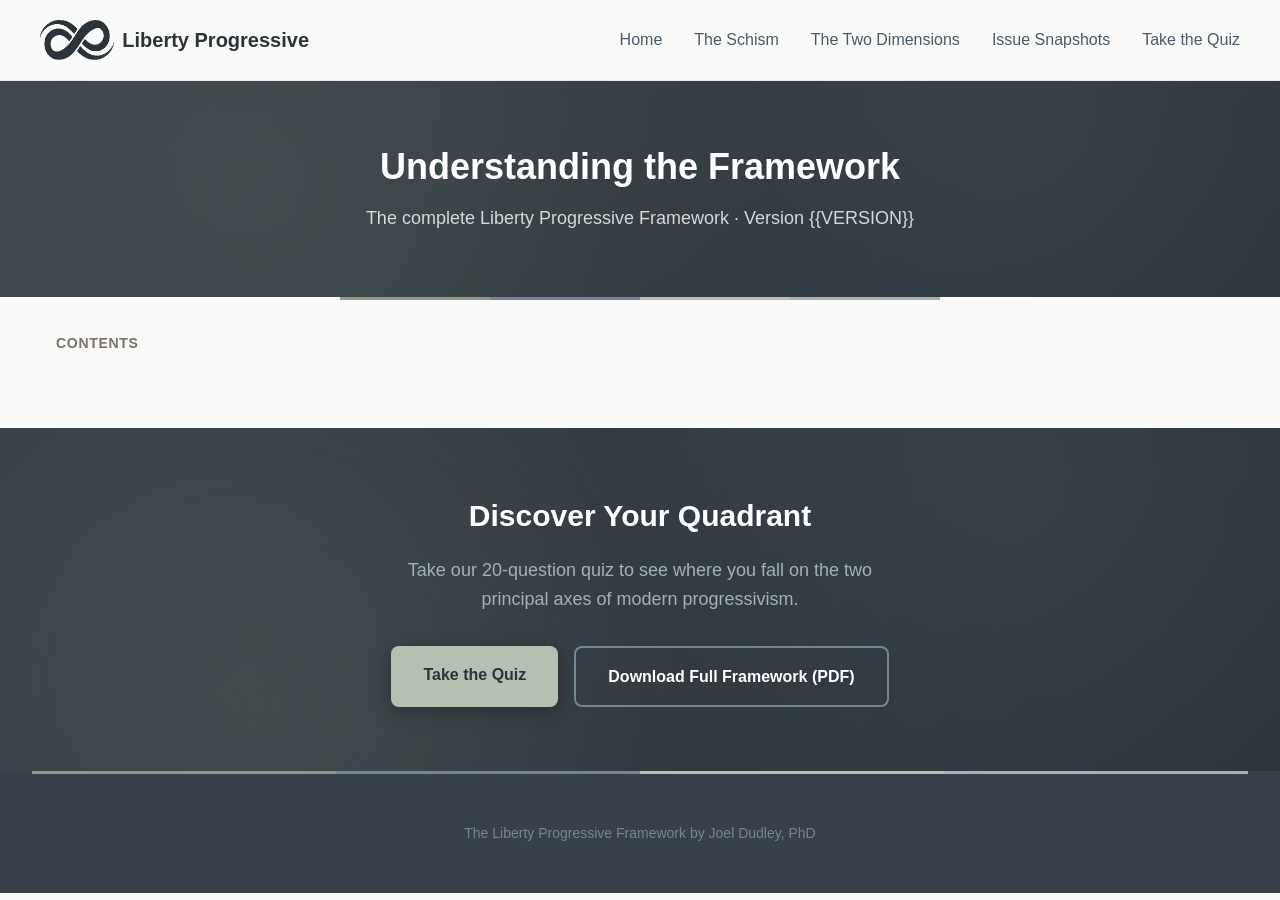
<file: framework.template.html>
<!DOCTYPE html>
<!-- Template for framework.html. The body between the FRAMEWORK_BODY markers
     is generated from docs/framework.md by ./build.sh; edit the framework there. -->
<html lang="en">
<head>
    <meta charset="UTF-8">
    <meta name="viewport" content="width=device-width, initial-scale=1.0">
    <title>Understanding the Framework | Liberty Progressive</title>
    <meta name="description" content="A deeper exploration of Liberty Progressivism: the political philosophy grounded in freedom, fallibilism, and decentralized problem-solving.">

    <!-- Open Graph / Social Media -->
    <meta property="og:type" content="website">
    <meta property="og:title" content="Understanding the Liberty Progressive Framework">
    <meta property="og:description" content="A deeper exploration of Liberty Progressivism: freedom, fallibilism, and decentralized problem-solving.">
    <meta property="og:url" content="https://libertyprogressive.org/framework.html">

    <!-- Twitter Card -->
    <meta name="twitter:card" content="summary_large_image">
    <meta name="twitter:title" content="Understanding the Liberty Progressive Framework">
    <meta name="twitter:description" content="A deeper exploration of Liberty Progressivism: freedom, fallibilism, and decentralized problem-solving.">

    <!-- Favicon -->
    <link rel="icon" type="image/svg+xml" href="data:image/svg+xml,<svg xmlns='http://www.w3.org/2000/svg' viewBox='0 0 100 100'><text y='.9em' font-size='90'>🗽</text></svg>">

    <style>
        * {
            margin: 0;
            padding: 0;
            box-sizing: border-box;
        }

        :root {
            /* Muted Sage/Slate Color Palette */
            --sage-50: #f6f7f6;
            --sage-100: #e8ebe7;
            --sage-200: #d4dad3;
            --sage-300: #b5c0b3;
            --sage-400: #8a9b87;
            --slate-50: #f4f6f7;
            --slate-100: #e3e7ea;
            --slate-200: #c9d1d6;
            --slate-300: #a3b1b9;
            --slate-400: #728694;
            --slate-500: #576b79;
            --slate-600: #4a5a66;
            --slate-700: #404c55;
            --slate-800: #384149;
            --slate-900: #2d3439;

            /* Warm neutral for backgrounds */
            --warm-white: #fafaf9;
            --warm-gray: #f5f5f4;

            /* Gray mappings */
            --gray-50: var(--warm-white);
            --gray-100: var(--warm-gray);
            --gray-200: #e7e5e4;
            --gray-300: #d6d3d1;
            --gray-400: #a8a29e;
            --gray-500: #78716c;
            --gray-600: #57534e;
            --gray-700: #44403c;
            --gray-800: #292524;
            --gray-900: #1c1917;

            /* Spacing scale */
            --space-1: 0.25rem;
            --space-2: 0.5rem;
            --space-3: 0.75rem;
            --space-4: 1rem;
            --space-5: 1.25rem;
            --space-6: 1.5rem;
            --space-8: 2rem;
            --space-10: 2.5rem;
            --space-12: 3rem;
            --space-16: 4rem;
            --space-20: 5rem;
            --space-24: 6rem;

            /* Typography scale */
            --text-xs: 0.75rem;
            --text-sm: 0.875rem;
            --text-base: 1rem;
            --text-lg: 1.125rem;
            --text-xl: 1.25rem;
            --text-2xl: 1.5rem;
            --text-3xl: 1.875rem;
            --text-4xl: 2.25rem;
            --text-5xl: 3rem;
        }

        body {
            font-family: 'Inter', -apple-system, BlinkMacSystemFont, 'Segoe UI', Roboto, 'Helvetica Neue', Arial, sans-serif;
            line-height: 1.6;
            color: var(--gray-800);
            background-color: var(--warm-white);
        }

        .serif-accent {
            font-family: 'Georgia', 'Times New Roman', serif;
            font-style: italic;
        }

        /* Navigation */
        nav {
            background: var(--warm-white);
            border-bottom: 1px solid var(--sage-100);
            padding: var(--space-5) var(--space-8);
            position: sticky;
            top: 0;
            z-index: 100;
        }

        .nav-content {
            max-width: 1200px;
            margin: 0 auto;
            display: flex;
            justify-content: space-between;
            align-items: center;
        }

        .logo {
            display: flex;
            align-items: center;
            gap: 0.5rem;
            font-weight: 700;
            font-size: 1.25rem;
            color: #2d3439;
            text-decoration: none;
        }

        .logo img {
            height: 40px;
            width: auto;
        }

        .nav-links {
            display: flex;
            gap: 2rem;
            list-style: none;
        }

        .nav-links a {
            color: var(--slate-600);
            text-decoration: none;
            font-weight: 500;
            transition: color 0.2s;
        }

        .nav-links a:hover {
            color: var(--sage-400);
        }

        /* Compact Hero */
        .hero-compact {
            background: linear-gradient(135deg, var(--slate-800) 0%, var(--slate-900) 100%);
            color: white;
            padding: var(--space-16) var(--space-8);
            text-align: center;
            position: relative;
            overflow: hidden;
        }

        .hero-compact::before {
            content: '';
            position: absolute;
            top: 0;
            left: 0;
            right: 0;
            bottom: 0;
            background-image:
                radial-gradient(circle at 20% 50%, rgba(139, 155, 135, 0.15) 0%, transparent 50%),
                radial-gradient(circle at 80% 20%, rgba(114, 134, 148, 0.12) 0%, transparent 40%);
            pointer-events: none;
        }

        .hero-compact .hero-content {
            position: relative;
            z-index: 1;
            max-width: 700px;
            margin: 0 auto;
        }

        .hero-compact h1 {
            font-size: var(--text-4xl);
            font-weight: 700;
            margin-bottom: var(--space-4);
            line-height: 1.2;
        }

        .hero-compact p {
            font-size: var(--text-lg);
            color: rgba(255, 255, 255, 0.8);
            margin: 0;
        }

        /* Accent bar */
        .accent-bar {
            display: flex;
            justify-content: center;
            gap: 0;
            height: 3px;
        }

        .accent-bar span {
            flex: 1;
            max-width: 150px;
        }

        .accent-bar .sage { background: var(--sage-400); }
        .accent-bar .slate { background: var(--slate-400); }
        .accent-bar .sage-light { background: var(--sage-300); }
        .accent-bar .slate-light { background: var(--slate-300); }

        /* Main Layout with Sidebar */
        .framework-layout {
            display: grid;
            grid-template-columns: 220px 1fr;
            max-width: 1200px;
            margin: 0 auto;
            gap: var(--space-8);
        }

        /* Sidebar Navigation */
        .sidebar-nav {
            position: sticky;
            top: 80px;
            height: fit-content;
            padding: var(--space-8) var(--space-4);
        }

        .sidebar-nav h3 {
            font-size: var(--text-sm);
            font-weight: 600;
            color: var(--gray-500);
            text-transform: uppercase;
            letter-spacing: 0.05em;
            margin-bottom: var(--space-4);
        }

        .sidebar-nav ul {
            list-style: none;
        }

        .sidebar-nav li {
            margin-bottom: var(--space-2);
        }

        .sidebar-nav a {
            display: block;
            padding: var(--space-2) var(--space-3);
            color: var(--gray-600);
            text-decoration: none;
            font-size: var(--text-sm);
            border-left: 2px solid transparent;
            transition: all 0.2s;
            border-radius: 0 4px 4px 0;
        }

        .sidebar-nav a:hover {
            color: var(--slate-700);
            background: var(--sage-50);
        }

        .sidebar-nav a.active {
            color: var(--slate-800);
            border-left-color: var(--sage-400);
            background: var(--sage-50);
            font-weight: 500;
        }

        /* Main Content Area */
        .main-content {
            padding: var(--space-12) var(--space-8) var(--space-20);
            max-width: 800px;
        }

        .content-section {
            margin-bottom: var(--space-16);
            scroll-margin-top: 100px;
        }

        .content-section h2 {
            font-size: var(--text-3xl);
            color: var(--gray-900);
            margin-bottom: var(--space-6);
            font-weight: 700;
            padding-bottom: var(--space-3);
            border-bottom: 2px solid var(--sage-200);
        }

        .content-section h3 {
            font-size: var(--text-xl);
            color: var(--gray-900);
            margin-top: var(--space-8);
            margin-bottom: var(--space-4);
            font-weight: 600;
        }

        .content-section p {
            margin-bottom: var(--space-5);
            color: var(--gray-700);
            font-size: var(--text-base);
            line-height: 1.8;
        }

        .content-section ul, .content-section ol {
            margin-bottom: var(--space-5);
            padding-left: var(--space-6);
            color: var(--gray-700);
        }

        .content-section li {
            margin-bottom: var(--space-3);
            line-height: 1.7;
        }

        .content-section a {
            color: var(--slate-600);
            text-decoration: underline;
            text-underline-offset: 2px;
        }

        .content-section a:hover {
            color: var(--sage-400);
        }

        /* Text styling */
        .text-accent {
            color: var(--slate-600);
            font-weight: 600;
        }

        .text-accent-sage {
            color: var(--sage-400);
            font-weight: 600;
        }

        /* Callout/Blockquote styling */
        .framework-callout {
            background: linear-gradient(135deg, var(--slate-50) 0%, var(--sage-50) 100%);
            border-left: 4px solid var(--sage-400);
            padding: var(--space-6) var(--space-8);
            margin: var(--space-8) 0;
            border-radius: 0 8px 8px 0;
        }

        .framework-callout p {
            font-size: var(--text-lg);
            color: var(--slate-700);
            margin: 0;
            font-style: italic;
            line-height: 1.7;
        }

        .framework-callout.highlight {
            border-left-color: var(--slate-400);
            background: linear-gradient(135deg, var(--sage-50) 0%, var(--slate-50) 100%);
        }

        /* Example cards for Progressive Schism */
        .example-card {
            background: white;
            border: 1px solid var(--sage-100);
            border-radius: 8px;
            padding: var(--space-5);
            margin-bottom: var(--space-4);
            box-shadow: 0 2px 8px rgba(0, 0, 0, 0.04);
        }

        .example-card p {
            margin-bottom: 0;
            font-size: var(--text-sm);
        }

        /* Principles list styling */
        .principles-grid {
            display: grid;
            gap: var(--space-4);
            margin: var(--space-6) 0;
        }

        .principle-item {
            background: white;
            border: 1px solid var(--sage-100);
            border-radius: 8px;
            padding: var(--space-6);
            border-left: 4px solid var(--sage-400);
        }

        .principle-item:nth-child(2) {
            border-left-color: var(--slate-400);
        }

        .principle-item:nth-child(3) {
            border-left-color: var(--sage-300);
        }

        .principle-item h4 {
            font-size: var(--text-lg);
            color: var(--gray-900);
            margin-bottom: var(--space-3);
        }

        .principle-item p {
            margin-bottom: 0;
            font-size: var(--text-sm);
        }

        /* Axis cards */
        .axis-card {
            background: white;
            border: 1px solid var(--sage-100);
            border-radius: 8px;
            padding: var(--space-6);
            margin-bottom: var(--space-4);
            position: relative;
            overflow: hidden;
        }

        .axis-card::before {
            content: '';
            position: absolute;
            top: 0;
            left: 0;
            right: 0;
            height: 3px;
            background: linear-gradient(90deg, var(--sage-400), var(--slate-400));
        }

        .axis-card.reformer::before {
            background: linear-gradient(90deg, var(--slate-400), var(--sage-400));
        }

        .axis-card h3 {
            margin-top: 0;
            font-size: var(--text-xl);
        }

        .axis-card p:last-child {
            margin-bottom: 0;
        }

        .axis-pole {
            display: flex;
            gap: var(--space-4);
            margin-top: var(--space-4);
        }

        .pole {
            flex: 1;
            padding: var(--space-4);
            border-radius: 6px;
        }

        .pole.liberty {
            background: var(--sage-50);
            border: 1px solid var(--sage-200);
        }

        .pole.statist {
            background: var(--slate-50);
            border: 1px solid var(--slate-200);
        }

        .pole.reformer {
            background: var(--sage-50);
            border: 1px solid var(--sage-200);
        }

        .pole.revolutionary {
            background: var(--slate-50);
            border: 1px solid var(--slate-200);
        }

        .pole h4 {
            font-size: var(--text-sm);
            font-weight: 600;
            margin-bottom: var(--space-2);
        }

        .pole.liberty h4 { color: #5a6f58; }
        .pole.statist h4 { color: var(--slate-600); }
        .pole.reformer h4 { color: #5a6f58; }
        .pole.revolutionary h4 { color: var(--slate-600); }

        .pole p {
            font-size: var(--text-sm);
            margin-bottom: 0;
        }

        /* Quadrant Chart */
        .quadrant-chart-container {
            background: white;
            border: 1px solid var(--sage-100);
            border-radius: 12px;
            padding: var(--space-8);
            margin: var(--space-8) 0;
        }

        .quadrant-visual {
            display: grid;
            grid-template-columns: 1fr 1fr;
            gap: 2px;
            background: var(--slate-200);
            border-radius: 8px;
            overflow: hidden;
            margin-bottom: var(--space-6);
        }

        .quadrant-cell {
            padding: var(--space-6);
            text-align: center;
        }

        .quadrant-cell.epistemic {
            background: linear-gradient(135deg, #f0f4f3 0%, white 100%);
        }

        .quadrant-cell.radical {
            background: linear-gradient(135deg, #f2f4f6 0%, white 100%);
        }

        .quadrant-cell.technocratic {
            background: linear-gradient(135deg, #f4f6f4 0%, white 100%);
        }

        .quadrant-cell.moral {
            background: linear-gradient(135deg, #f5f4f3 0%, white 100%);
        }

        .quadrant-cell h4 {
            font-size: var(--text-base);
            margin-bottom: var(--space-2);
        }

        .quadrant-cell.epistemic h4 { color: #5a6f58; }
        .quadrant-cell.radical h4 { color: var(--slate-600); }
        .quadrant-cell.technocratic h4 { color: #6b7d69; }
        .quadrant-cell.moral h4 { color: var(--slate-500); }

        .quadrant-cell .axis-label {
            font-size: var(--text-xs);
            color: var(--gray-500);
            margin-bottom: var(--space-2);
        }

        .quadrant-cell .description {
            font-size: var(--text-sm);
            color: var(--gray-600);
            margin-bottom: var(--space-3);
        }

        .quadrant-cell .examples {
            font-size: var(--text-xs);
            color: var(--gray-500);
            font-style: italic;
        }

        .axis-label-top,
        .axis-label-bottom {
            text-align: center;
            font-size: var(--text-sm);
            color: var(--slate-500);
            font-weight: 500;
            padding: var(--space-2) 0;
        }

        .axis-label-top {
            margin-bottom: var(--space-2);
        }

        .axis-label-bottom {
            margin-top: var(--space-2);
        }

        .axis-labels-horizontal {
            display: flex;
            justify-content: space-between;
            margin-top: var(--space-4);
            padding: 0 var(--space-4);
        }

        .axis-labels-horizontal span {
            font-size: var(--text-sm);
            color: var(--slate-500);
            font-weight: 500;
        }

        /* Comparison Tables */
        .comparison-table {
            width: 100%;
            border-collapse: collapse;
            margin: var(--space-6) 0;
            font-size: var(--text-sm);
        }

        .comparison-table th,
        .comparison-table td {
            padding: var(--space-4);
            text-align: left;
            border-bottom: 1px solid var(--sage-100);
        }

        .comparison-table th {
            background: var(--slate-50);
            font-weight: 600;
            color: var(--gray-800);
        }

        .comparison-table th:first-child {
            width: 20%;
        }

        .comparison-table td:first-child {
            font-weight: 500;
            color: var(--gray-700);
        }

        .comparison-table tr:hover td {
            background: var(--sage-50);
        }

        .comparison-table .col-lp {
            background: rgba(138, 155, 135, 0.08);
        }

        .comparison-table .col-lib {
            background: rgba(114, 134, 148, 0.08);
        }

        /* Living the Framework section */
        .action-level {
            background: white;
            border: 1px solid var(--sage-100);
            border-radius: 8px;
            padding: var(--space-6);
            margin-bottom: var(--space-4);
        }

        .action-level h4 {
            font-size: var(--text-base);
            color: var(--slate-700);
            margin-bottom: var(--space-3);
            display: flex;
            align-items: center;
            gap: var(--space-2);
        }

        .action-level h4::before {
            content: '';
            width: 8px;
            height: 8px;
            border-radius: 50%;
            background: var(--sage-400);
        }

        .action-level:nth-child(2) h4::before {
            background: var(--slate-400);
        }

        .action-level:nth-child(3) h4::before {
            background: var(--sage-300);
        }

        .action-level ul {
            margin-bottom: 0;
            padding-left: var(--space-5);
        }

        .action-level li {
            font-size: var(--text-sm);
        }

        /* Book recommendation */
        .book-recommendation {
            background: linear-gradient(135deg, var(--slate-50) 0%, var(--sage-50) 100%);
            border: 1px solid var(--sage-200);
            border-radius: 8px;
            padding: var(--space-6);
            margin: var(--space-8) 0;
            display: flex;
            gap: var(--space-6);
            align-items: center;
        }

        .book-recommendation .book-icon {
            font-size: 3rem;
        }

        .book-recommendation .book-info h4 {
            font-size: var(--text-base);
            color: var(--gray-900);
            margin-bottom: var(--space-1);
        }

        .book-recommendation .book-info .author {
            font-size: var(--text-sm);
            color: var(--gray-500);
            margin-bottom: var(--space-2);
        }

        .book-recommendation .book-info p {
            font-size: var(--text-sm);
            margin-bottom: 0;
        }

        /* CTA Section */
        .cta-section {
            background: linear-gradient(135deg, var(--slate-800) 0%, var(--slate-900) 100%);
            color: white;
            padding: var(--space-16) var(--space-8);
            text-align: center;
            position: relative;
            overflow: hidden;
        }

        .cta-section::before {
            content: '';
            position: absolute;
            top: 0;
            left: 0;
            right: 0;
            bottom: 0;
            background:
                radial-gradient(circle at 20% 80%, rgba(139, 155, 135, 0.15) 0%, transparent 40%),
                radial-gradient(circle at 80% 20%, rgba(114, 134, 148, 0.1) 0%, transparent 40%);
            pointer-events: none;
        }

        .cta-section h2 {
            color: white;
            margin-bottom: var(--space-4);
            position: relative;
            font-size: var(--text-3xl);
        }

        .cta-section p {
            color: var(--slate-300);
            max-width: 520px;
            margin: 0 auto var(--space-8);
            font-size: var(--text-lg);
            position: relative;
        }

        .cta-buttons {
            display: flex;
            gap: var(--space-4);
            justify-content: center;
            flex-wrap: wrap;
            position: relative;
        }

        .cta-button {
            display: inline-block;
            padding: var(--space-4) var(--space-8);
            border-radius: 0.5rem;
            font-weight: 600;
            font-size: var(--text-base);
            text-decoration: none;
            transition: transform 0.2s, box-shadow 0.2s, background 0.2s;
        }

        .cta-button.primary {
            background: var(--sage-300);
            color: var(--slate-900);
            box-shadow: 0 4px 20px rgba(0, 0, 0, 0.3);
        }

        .cta-button.primary:hover {
            background: var(--sage-200);
            transform: translateY(-2px);
            box-shadow: 0 8px 30px rgba(0, 0, 0, 0.4);
        }

        .cta-button.secondary {
            background: transparent;
            color: white;
            border: 2px solid var(--slate-400);
        }

        .cta-button.secondary:hover {
            background: rgba(255, 255, 255, 0.1);
            border-color: var(--slate-300);
        }

        /* Footer */
        footer {
            background: var(--slate-800);
            color: var(--slate-400);
            padding: var(--space-12) var(--space-8);
            text-align: center;
            font-size: var(--text-sm);
        }

        footer::before {
            content: '';
            display: block;
            width: 100%;
            height: 3px;
            background: linear-gradient(90deg,
                var(--sage-400) 0%,
                var(--sage-400) 25%,
                var(--slate-400) 25%,
                var(--slate-400) 50%,
                var(--sage-300) 50%,
                var(--sage-300) 75%,
                var(--slate-300) 75%,
                var(--slate-300) 100%
            );
            margin-bottom: var(--space-12);
            margin-top: calc(-1 * var(--space-12));
        }

        footer p {
            margin-bottom: 0;
        }

        footer a {
            color: var(--slate-300);
        }

        /* Mobile Navigation */
        .mobile-nav {
            display: none;
            background: var(--warm-white);
            border-bottom: 1px solid var(--sage-100);
            padding: var(--space-4);
            position: sticky;
            top: 60px;
            z-index: 90;
            overflow-x: auto;
            -webkit-overflow-scrolling: touch;
        }

        .mobile-nav ul {
            display: flex;
            gap: var(--space-2);
            list-style: none;
            white-space: nowrap;
        }

        .mobile-nav a {
            display: block;
            padding: var(--space-2) var(--space-3);
            font-size: var(--text-xs);
            color: var(--gray-600);
            text-decoration: none;
            background: var(--slate-50);
            border-radius: 4px;
            transition: all 0.2s;
        }

        .mobile-nav a:hover,
        .mobile-nav a.active {
            background: var(--sage-100);
            color: var(--slate-800);
        }

        /* Responsive */
        @media (max-width: 900px) {
            .framework-layout {
                grid-template-columns: 1fr;
            }

            .sidebar-nav {
                display: none;
            }

            .mobile-nav {
                display: block;
            }

            .main-content {
                padding: var(--space-8) var(--space-6) var(--space-16);
            }

            .axis-pole {
                flex-direction: column;
            }
        }

        @media (max-width: 768px) {
            .hero-compact {
                padding: var(--space-12) var(--space-6);
            }

            .hero-compact h1 {
                font-size: var(--text-3xl);
            }

            .content-section h2 {
                font-size: var(--text-2xl);
            }

            .nav-links {
                display: none;
            }

            .quadrant-visual {
                grid-template-columns: 1fr;
            }

            .cta-buttons {
                flex-direction: column;
                align-items: center;
            }

            .book-recommendation {
                flex-direction: column;
                text-align: center;
            }

            .comparison-table {
                font-size: var(--text-xs);
            }

            .comparison-table th,
            .comparison-table td {
                padding: var(--space-2);
            }
        }

        /* Generated framework body (pandoc output) */
        .framework-doc h2 {
            font-size: var(--text-3xl);
            color: var(--gray-900);
            margin-top: var(--space-16);
            margin-bottom: var(--space-6);
            font-weight: 700;
            padding-bottom: var(--space-3);
            border-bottom: 2px solid var(--sage-200);
            scroll-margin-top: 100px;
        }

        .framework-doc h2:first-child {
            margin-top: var(--space-4);
        }

        .framework-doc h3 {
            font-size: var(--text-xl);
            color: var(--gray-900);
            margin-top: var(--space-8);
            margin-bottom: var(--space-4);
            font-weight: 600;
            scroll-margin-top: 100px;
        }

        .framework-doc p {
            margin-bottom: var(--space-5);
            color: var(--gray-700);
            font-size: var(--text-base);
            line-height: 1.8;
        }

        .framework-doc ul, .framework-doc ol {
            margin-bottom: var(--space-5);
            padding-left: var(--space-6);
            color: var(--gray-700);
        }

        .framework-doc li {
            margin-bottom: var(--space-3);
            line-height: 1.7;
        }

        .framework-doc a {
            color: var(--slate-600);
            text-decoration: underline;
            text-underline-offset: 2px;
        }

        .framework-doc a:hover {
            color: var(--sage-400);
        }

        .framework-doc strong {
            color: var(--gray-900);
        }

        .framework-doc hr {
            border: none;
            border-top: 1px solid var(--sage-200);
            margin: var(--space-10) 0;
        }

        .framework-doc table {
            width: 100%;
            border-collapse: collapse;
            margin: var(--space-6) 0;
            font-size: var(--text-sm);
        }

        .framework-doc th,
        .framework-doc td {
            padding: var(--space-4);
            text-align: left;
            border-bottom: 1px solid var(--sage-100);
            vertical-align: top;
        }

        .framework-doc th {
            background: var(--slate-50);
            font-weight: 600;
            color: var(--gray-800);
        }

        .framework-doc td:first-child {
            color: var(--gray-700);
        }

        .framework-doc tr:hover td {
            background: var(--sage-50);
        }

        .framework-doc figure {
            margin: var(--space-8) 0;
            text-align: center;
        }

        .framework-doc img {
            max-width: 100%;
            height: auto;
            border: 1px solid var(--sage-100);
            border-radius: 8px;
        }

        .framework-doc figcaption {
            margin-top: var(--space-3);
            font-size: var(--text-sm);
            color: var(--gray-500);
            font-style: italic;
        }

        .framework-doc sup {
            font-size: 0.7em;
        }

        @media (max-width: 768px) {
            .framework-doc table {
                display: block;
                overflow-x: auto;
            }
        }
    </style>
</head>
<body>
    <nav>
        <div class="nav-content">
            <a href="index.html" class="logo">
                <img src="images/logo-nav.png" alt="Liberty Progressive logo">
                <span>Liberty Progressive</span>
            </a>
            <ul class="nav-links">
                <li><a href="index.html">Home</a></li>
                <li><a href="#the-core-contention-of-the-modern-progressive-schism">The Schism</a></li>
                <li><a href="#the-two-core-dimensions-of-modern-progressivism">The Two Dimensions</a></li>
                <li><a href="index.html#issues">Issue Snapshots</a></li>
                <li><a href="quiz.html">Take the Quiz</a></li>
            </ul>
        </div>
    </nav>

    <section class="hero-compact">
        <div class="hero-content">
            <h1>Understanding the Framework</h1>
            <p>The complete Liberty Progressive Framework &middot; Version {{VERSION}}</p>
        </div>
    </section>
    <div class="accent-bar">
        <span class="sage"></span>
        <span class="slate"></span>
        <span class="sage-light"></span>
        <span class="slate-light"></span>
    </div>

    <!-- Mobile Navigation -->
    <div class="mobile-nav">
        <ul><!-- populated from document headings --></ul>
    </div>

    <div class="framework-layout">
        <!-- Sidebar Navigation -->
        <aside class="sidebar-nav">
            <h3>Contents</h3>
            <ul><!-- populated from document headings --></ul>
        </aside>

        <!-- Main Content -->
        <main class="main-content">
            <article class="framework-doc">
<!-- FRAMEWORK_BODY -->
            </article>
        </main>
    </div>

    <!-- CTA Section -->
    <section class="cta-section">
        <h2>Discover Your Quadrant</h2>
        <p>Take our 20-question quiz to see where you fall on the two principal axes of modern progressivism.</p>
        <div class="cta-buttons">
            <a href="quiz.html" class="cta-button primary">Take the Quiz</a>
            <a href="dist/Liberty_Progressive_Framework_v0.4.pdf" class="cta-button secondary" download>Download Full Framework (PDF)</a>
        </div>
    </section>

    <footer>
        <p>The Liberty Progressive Framework by Joel Dudley, PhD</p>
    </footer>

    <script>
        // Build sidebar and mobile navigation from the document's h2 headings
        const headings = document.querySelectorAll('.framework-doc h2[id]');
        const shortLabels = {
            'executive-summary': 'Summary',
            'defining-progressive-vs.-conservative': 'Progressive vs. Conservative',
            'the-core-contention-of-the-modern-progressive-schism': 'The Schism',
            'defining-liberty-progressivism': 'Definition',
            'why-liberty-and-not-libertarian': 'vs. Libertarian',
            'the-two-core-dimensions-of-modern-progressivism': 'The Two Dimensions',
            'the-liberty-progressive-thesis': 'The Thesis',
            'practicing-liberty-progressivism': 'Practicing It',
            'liberty-progressivism-applied-a-policy-guide': 'Policy Guide',
            'additional-notes': 'Notes'
        };
        const sidebarUl = document.querySelector('.sidebar-nav ul');
        const mobileUl = document.querySelector('.mobile-nav ul');
        headings.forEach(h => {
            const label = shortLabels[h.id] || h.textContent;
            for (const ul of [sidebarUl, mobileUl]) {
                const li = document.createElement('li');
                const a = document.createElement('a');
                a.href = '#' + h.id;
                a.textContent = label;
                li.appendChild(a);
                ul.appendChild(li);
            }
        });

        // Smooth scrolling for anchor links
        document.querySelectorAll('a[href^="#"]').forEach(anchor => {
            anchor.addEventListener('click', function (e) {
                e.preventDefault();
                const target = document.querySelector(this.getAttribute('href'));
                if (target) {
                    target.scrollIntoView({
                        behavior: 'smooth',
                        block: 'start'
                    });
                }
            });
        });

        // Highlight current section in sidebar/mobile navigation
        const navLinks = document.querySelectorAll('.sidebar-nav a, .mobile-nav a');

        function updateActiveLink() {
            let current = '';
            headings.forEach(h => {
                if (window.scrollY >= h.offsetTop - 140) {
                    current = h.id;
                }
            });
            navLinks.forEach(link => {
                link.classList.toggle('active', link.getAttribute('href') === '#' + current);
            });
        }

        window.addEventListener('scroll', updateActiveLink);
        window.addEventListener('load', updateActiveLink);
    </script>
</body>
</html>
</file>
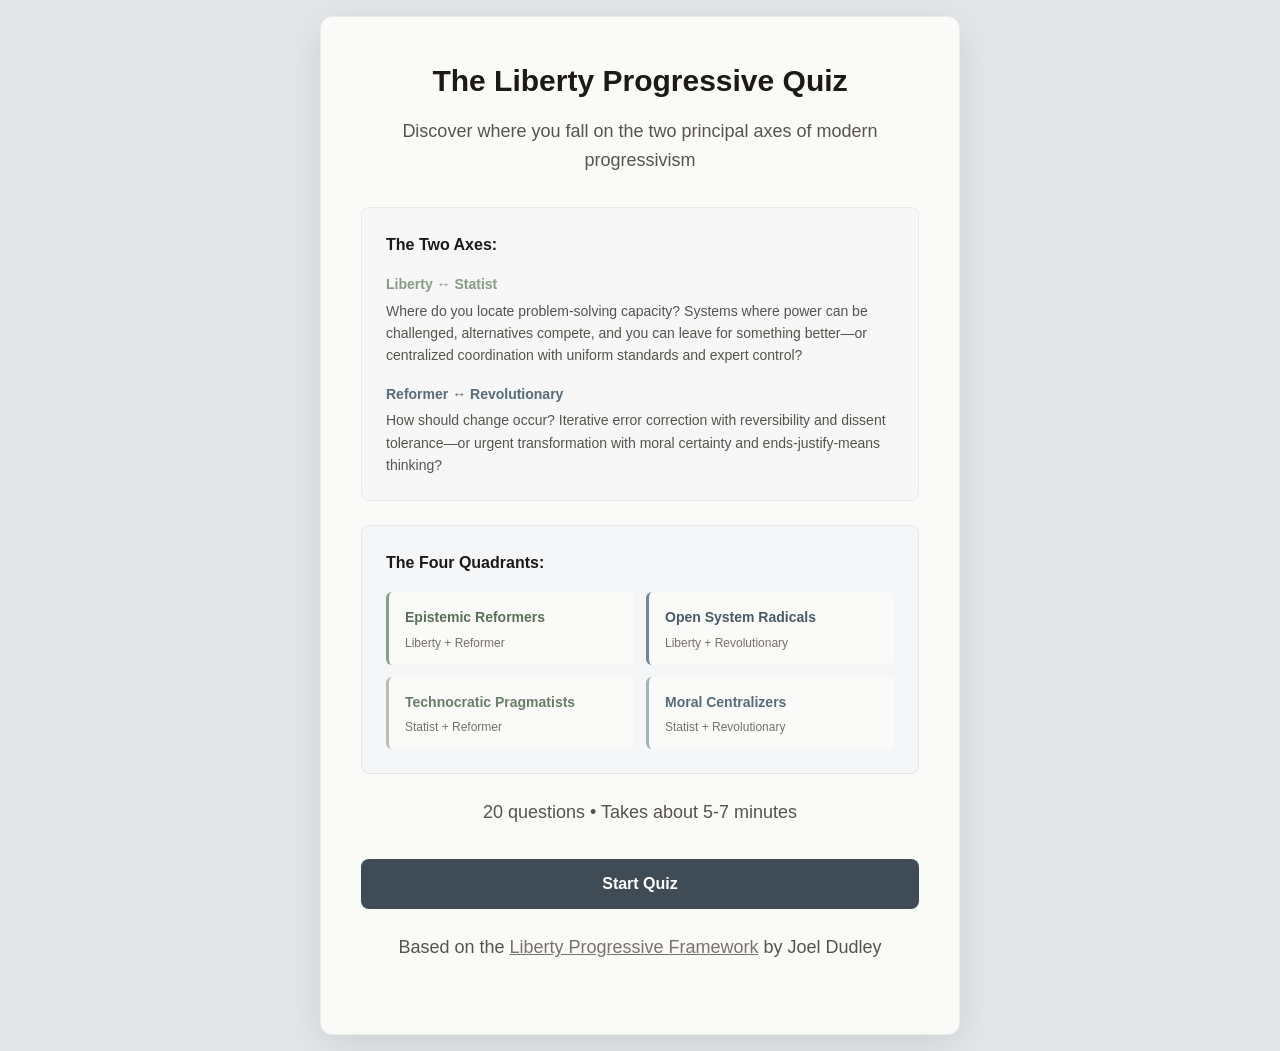
<file: quiz.html>
<!DOCTYPE html>
<html lang="en">
<head>
    <meta charset="UTF-8">
    <meta name="viewport" content="width=device-width, initial-scale=1.0">
    <title>Take the Quiz | Liberty Progressive Framework</title>
    <meta name="description" content="Discover where you fall on the two principal axes of modern progressivism. A 20-question quiz based on the Liberty Progressive Framework.">
    
    <!-- Open Graph / Social Media -->
    <meta property="og:type" content="website">
    <meta property="og:title" content="Liberty Progressive Quiz">
    <meta property="og:description" content="Discover where you fall on the two principal axes of modern progressivism.">
    
    <!-- Favicon -->
    <link rel="icon" type="image/svg+xml" href="data:image/svg+xml,<svg xmlns='http://www.w3.org/2000/svg' viewBox='0 0 100 100'><text y='.9em' font-size='90'>🗽</text></svg>">
    
    <style>
        * {
            margin: 0;
            padding: 0;
            box-sizing: border-box;
        }
        
        :root {
            /* Muted Sage/Slate Color Palette */
            --sage-50: #f6f7f6;
            --sage-100: #e8ebe7;
            --sage-200: #d4dad3;
            --sage-300: #b5c0b3;
            --sage-400: #8a9b87;
            --slate-50: #f4f6f7;
            --slate-100: #e3e7ea;
            --slate-200: #c9d1d6;
            --slate-300: #a3b1b9;
            --slate-400: #728694;
            --slate-500: #576b79;
            --slate-600: #4a5a66;
            --slate-700: #404c55;
            --slate-800: #384149;
            --slate-900: #2d3439;

            /* Warm neutral for backgrounds */
            --warm-white: #fafaf9;
            --warm-gray: #f5f5f4;

            /* Legacy colors for quadrant chart */
            --blue-600: #2563eb;
            --blue-700: #1d4ed8;
            --blue-500: #3b82f6;
            --blue-50: #eff6ff;
            --purple-600: #7c3aed;
            --purple-700: #6d28d9;
            --green-600: #059669;
            --green-700: #047857;
            --red-600: #dc2626;
            --red-700: #b91c1c;

            /* Gray mappings */
            --gray-50: var(--warm-white);
            --gray-100: var(--warm-gray);
            --gray-200: #e7e5e4;
            --gray-300: #d6d3d1;
            --gray-400: #a8a29e;
            --gray-500: #78716c;
            --gray-600: #57534e;
            --gray-700: #44403c;
            --gray-800: #292524;
            --gray-900: #1c1917;

            /* Spacing scale */
            --space-1: 0.25rem;
            --space-2: 0.5rem;
            --space-3: 0.75rem;
            --space-4: 1rem;
            --space-5: 1.25rem;
            --space-6: 1.5rem;
            --space-8: 2rem;
            --space-10: 2.5rem;
            --space-12: 3rem;

            /* Typography scale */
            --text-xs: 0.75rem;
            --text-sm: 0.875rem;
            --text-base: 1rem;
            --text-lg: 1.125rem;
            --text-xl: 1.25rem;
            --text-2xl: 1.5rem;
            --text-3xl: 1.875rem;
        }
        
        body {
            font-family: 'Inter', -apple-system, BlinkMacSystemFont, 'Segoe UI', Roboto, 'Helvetica Neue', Arial, sans-serif;
            line-height: 1.6;
            color: var(--gray-800);
            background-color: var(--slate-100);
            min-height: 100vh;
            display: flex;
            align-items: center;
            justify-content: center;
            padding: 1rem;
        }

        .serif-accent {
            font-family: 'Georgia', 'Times New Roman', serif;
            font-style: italic;
        }
        
        .quiz-container {
            max-width: 40rem;
            width: 100%;
            background: var(--warm-white);
            border-radius: 0.75rem;
            box-shadow: 0 10px 40px rgba(0, 0, 0, 0.1);
            padding: var(--space-10);
            border: 1px solid var(--sage-100);
        }
        
        /* Start Screen */
        .start-screen h1 {
            font-size: var(--text-3xl);
            font-weight: 700;
            color: var(--gray-900);
            text-align: center;
            margin-bottom: var(--space-3);
        }

        .start-screen > p {
            text-align: center;
            color: var(--gray-600);
            margin-bottom: var(--space-8);
            font-size: var(--text-lg);
        }

        .axes-info {
            background: var(--sage-50);
            border-radius: 0.5rem;
            padding: var(--space-6);
            margin-bottom: var(--space-6);
            border: 1px solid var(--sage-100);
        }

        .axes-info h2 {
            font-size: var(--text-base);
            font-weight: 600;
            color: var(--gray-900);
            margin-bottom: var(--space-4);
        }

        .axis-item {
            margin-bottom: var(--space-4);
        }

        .axis-item:last-child {
            margin-bottom: 0;
        }

        .axis-item h3 {
            font-size: var(--text-sm);
            font-weight: 600;
            color: var(--sage-400);
            margin-bottom: var(--space-1);
        }

        .axis-item.slate h3 {
            color: var(--slate-500);
        }

        .axis-item p {
            font-size: var(--text-sm);
            color: var(--gray-600);
            margin: 0;
            line-height: 1.6;
        }

        .quadrants-preview {
            background: var(--slate-50);
            border-radius: 0.5rem;
            padding: var(--space-6);
            margin-bottom: var(--space-6);
            border: 1px solid var(--slate-100);
        }

        .quadrants-preview h2 {
            font-size: var(--text-base);
            font-weight: 600;
            color: var(--gray-900);
            margin-bottom: var(--space-4);
        }

        .quadrants-grid {
            display: grid;
            grid-template-columns: repeat(2, 1fr);
            gap: var(--space-3);
        }

        .quadrant-mini {
            background: var(--warm-white);
            padding: var(--space-3) var(--space-4);
            border-radius: 0.375rem;
            border-left: 3px solid;
        }

        .quadrant-mini span {
            font-weight: 600;
            font-size: var(--text-sm);
        }

        .quadrant-mini p {
            font-size: var(--text-xs);
            color: var(--gray-500);
            margin: var(--space-1) 0 0;
        }

        .quadrant-mini.sage { border-color: var(--sage-400); }
        .quadrant-mini.sage span { color: #5a6f58; }

        .quadrant-mini.slate { border-color: var(--slate-400); }
        .quadrant-mini.slate span { color: var(--slate-600); }

        .quadrant-mini.sage-light { border-color: var(--sage-300); }
        .quadrant-mini.sage-light span { color: #6b7d69; }

        .quadrant-mini.slate-light { border-color: var(--slate-300); }
        .quadrant-mini.slate-light span { color: var(--slate-500); }
        
        .quiz-meta {
            text-align: center;
            font-size: var(--text-sm);
            color: var(--gray-500);
            margin-bottom: var(--space-6);
        }

        .btn-primary {
            display: block;
            width: 100%;
            background: var(--slate-700);
            color: white;
            border: none;
            padding: var(--space-4) var(--space-6);
            border-radius: 0.5rem;
            font-size: var(--text-base);
            font-weight: 600;
            cursor: pointer;
            transition: background 0.2s;
        }

        .btn-primary:hover {
            background: var(--slate-800);
        }

        .btn-secondary {
            display: block;
            width: 100%;
            background: var(--sage-200);
            color: var(--slate-800);
            border: none;
            padding: var(--space-4) var(--space-6);
            border-radius: 0.5rem;
            font-size: var(--text-base);
            font-weight: 600;
            cursor: pointer;
            transition: background 0.2s;
        }

        .btn-secondary:hover {
            background: var(--sage-300);
        }

        .attribution {
            text-align: center;
            font-size: var(--text-xs);
            color: var(--gray-400);
            margin-top: var(--space-6);
        }

        .attribution a {
            color: var(--gray-500);
        }
        
        /* Question Screen */
        .question-screen {
            display: none;
        }

        .progress-container {
            margin-bottom: var(--space-8);
        }

        .progress-text {
            display: flex;
            justify-content: space-between;
            font-size: var(--text-sm);
            color: var(--gray-500);
            margin-bottom: var(--space-2);
        }

        .progress-bar {
            width: 100%;
            height: 0.5rem;
            background: var(--sage-100);
            border-radius: 9999px;
            overflow: hidden;
        }

        .progress-fill {
            height: 100%;
            background: var(--sage-400);
            border-radius: 9999px;
            transition: width 0.3s ease;
        }

        .question-text {
            font-size: var(--text-xl);
            font-weight: 600;
            color: var(--gray-900);
            margin-bottom: var(--space-6);
            line-height: 1.5;
        }

        .options-list {
            display: flex;
            flex-direction: column;
            gap: var(--space-3);
            margin-bottom: var(--space-8);
        }

        .option-btn {
            width: 100%;
            text-align: left;
            padding: var(--space-4) var(--space-5);
            border: 2px solid var(--sage-100);
            border-radius: 0.5rem;
            background: var(--warm-white);
            color: var(--gray-700);
            font-size: var(--text-base);
            cursor: pointer;
            transition: all 0.2s;
            line-height: 1.5;
        }

        .option-btn:hover {
            border-color: var(--sage-200);
            background: var(--sage-50);
        }

        .option-btn.selected {
            border-color: var(--sage-400);
            background: var(--sage-50);
        }

        .nav-buttons {
            display: flex;
            justify-content: space-between;
        }

        .btn-nav {
            padding: var(--space-3) var(--space-6);
            border-radius: 0.5rem;
            font-size: var(--text-base);
            font-weight: 500;
            cursor: pointer;
            transition: all 0.2s;
            border: none;
        }

        .btn-prev {
            background: transparent;
            color: var(--gray-600);
        }

        .btn-prev:hover:not(:disabled) {
            background: var(--gray-100);
        }

        .btn-prev:disabled {
            color: var(--gray-300);
            cursor: not-allowed;
        }

        .btn-next {
            background: var(--slate-700);
            color: white;
        }

        .btn-next:hover:not(:disabled) {
            background: var(--slate-800);
        }

        .btn-next:disabled {
            background: var(--gray-200);
            color: var(--gray-400);
            cursor: not-allowed;
        }
        
        /* Results Screen */
        .results-screen {
            display: none;
        }

        .results-screen h1 {
            font-size: var(--text-2xl);
            font-weight: 700;
            color: var(--gray-900);
            text-align: center;
            margin-bottom: var(--space-2);
        }

        .result-quadrant {
            text-align: center;
            margin-bottom: var(--space-6);
        }

        .result-quadrant h2 {
            font-size: var(--text-3xl);
            font-weight: 700;
            margin-bottom: var(--space-1);
        }

        .result-quadrant p {
            color: var(--gray-500);
            margin: 0;
        }

        .quadrant-chart {
            display: flex;
            justify-content: center;
            margin-bottom: var(--space-6);
        }

        .scores-grid {
            display: grid;
            grid-template-columns: repeat(2, 1fr);
            gap: var(--space-4);
            margin-bottom: var(--space-6);
        }

        .score-card {
            background: var(--sage-50);
            border-radius: 0.5rem;
            padding: var(--space-5);
            text-align: center;
            border: 1px solid var(--sage-100);
        }

        .score-card .label {
            font-size: var(--text-sm);
            color: var(--gray-500);
            margin-bottom: var(--space-1);
        }

        .score-card .value {
            font-size: var(--text-2xl);
            font-weight: 700;
            color: var(--gray-900);
        }

        .score-card .sublabel {
            font-size: var(--text-xs);
            color: var(--gray-400);
        }

        .result-description {
            background: var(--slate-50);
            border-radius: 0.5rem;
            padding: var(--space-6);
            margin-bottom: var(--space-6);
            border: 1px solid var(--slate-100);
        }

        .result-description p {
            color: var(--gray-700);
            margin-bottom: var(--space-4);
            line-height: 1.7;
        }

        .result-description p:last-child {
            margin-bottom: 0;
            font-size: var(--text-sm);
            font-style: italic;
            color: var(--gray-500);
        }

        .share-section {
            text-align: center;
            margin-bottom: var(--space-6);
            padding: var(--space-5);
            background: var(--sage-50);
            border-radius: 0.5rem;
            border: 1px solid var(--sage-100);
        }

        .share-section p {
            font-size: var(--text-sm);
            color: var(--gray-600);
            margin-bottom: var(--space-3);
        }

        .share-buttons {
            display: flex;
            gap: var(--space-3);
            justify-content: center;
        }

        .share-btn {
            padding: var(--space-2) var(--space-4);
            border-radius: 0.375rem;
            font-size: var(--text-sm);
            font-weight: 500;
            cursor: pointer;
            border: none;
            transition: opacity 0.2s;
        }

        .share-btn:hover {
            opacity: 0.9;
        }

        .share-btn.twitter {
            background: var(--slate-700);
            color: white;
        }

        .share-btn.copy {
            background: var(--sage-200);
            color: var(--slate-700);
        }
        
        /* Utility */
        .hidden {
            display: none !important;
        }
        
        @media (max-width: 640px) {
            .quiz-container {
                padding: var(--space-6);
            }

            .start-screen h1 {
                font-size: var(--text-2xl);
            }

            .start-screen > p {
                font-size: var(--text-base);
            }

            .quadrants-grid {
                grid-template-columns: 1fr;
            }

            .scores-grid {
                grid-template-columns: 1fr;
            }

            .question-text {
                font-size: var(--text-lg);
            }

            .options-list {
                gap: var(--space-2);
            }

            .option-btn {
                padding: var(--space-3) var(--space-4);
                font-size: var(--text-sm);
            }
        }
    </style>
</head>
<body>
    <div class="quiz-container">
        <!-- Start Screen -->
        <div id="start-screen" class="start-screen">
            <h1>The Liberty Progressive Quiz</h1>
            <p>Discover where you fall on the two principal axes of modern progressivism</p>
            
            <div class="axes-info">
                <h2>The Two Axes:</h2>
                <div class="axis-item">
                    <h3>Liberty ↔ Statist</h3>
                    <p>Where do you locate problem-solving capacity? Systems where power can be challenged, alternatives compete, and you can leave for something better—or centralized coordination with uniform standards and expert control?</p>
                </div>
                <div class="axis-item slate">
                    <h3>Reformer ↔ Revolutionary</h3>
                    <p>How should change occur? Iterative error correction with reversibility and dissent tolerance—or urgent transformation with moral certainty and ends-justify-means thinking?</p>
                </div>
            </div>
            
            <div class="quadrants-preview">
                <h2>The Four Quadrants:</h2>
                <div class="quadrants-grid">
                    <div class="quadrant-mini sage">
                        <span>Epistemic Reformers</span>
                        <p>Liberty + Reformer</p>
                    </div>
                    <div class="quadrant-mini slate">
                        <span>Open System Radicals</span>
                        <p>Liberty + Revolutionary</p>
                    </div>
                    <div class="quadrant-mini sage-light">
                        <span>Technocratic Pragmatists</span>
                        <p>Statist + Reformer</p>
                    </div>
                    <div class="quadrant-mini slate-light">
                        <span>Moral Centralizers</span>
                        <p>Statist + Revolutionary</p>
                    </div>
                </div>
            </div>
            
            <p class="quiz-meta">20 questions • Takes about 5-7 minutes</p>
            
            <button class="btn-primary" onclick="startQuiz()">Start Quiz</button>
            
            <p class="attribution">Based on the <a href="index.html">Liberty Progressive Framework</a> by Joel Dudley</p>
        </div>
        
        <!-- Question Screen -->
        <div id="question-screen" class="question-screen">
            <div class="progress-container">
                <div class="progress-text">
                    <span id="progress-label">Question 1 of 20</span>
                    <span id="progress-percent">5% complete</span>
                </div>
                <div class="progress-bar">
                    <div id="progress-fill" class="progress-fill" style="width: 5%"></div>
                </div>
            </div>
            
            <h2 id="question-text" class="question-text"></h2>
            
            <div id="options-list" class="options-list"></div>
            
            <div class="nav-buttons">
                <button id="btn-prev" class="btn-nav btn-prev" onclick="prevQuestion()">← Previous</button>
                <button id="btn-next" class="btn-nav btn-next" onclick="nextQuestion()" disabled>Next →</button>
            </div>
        </div>
        
        <!-- Results Screen -->
        <div id="results-screen" class="results-screen">
            <h1>Your Results</h1>
            
            <div class="result-quadrant">
                <h2 id="result-name"></h2>
                <p id="result-subtitle"></p>
            </div>
            
            <div class="quadrant-chart">
                <svg id="quadrant-svg" width="300" height="300"></svg>
            </div>
            
            <div class="scores-grid">
                <div class="score-card">
                    <p class="label">Liberty ↔ Statist</p>
                    <p id="liberty-score" class="value"></p>
                    <p id="liberty-label" class="sublabel"></p>
                </div>
                <div class="score-card">
                    <p class="label">Reformer ↔ Revolutionary</p>
                    <p id="reformer-score" class="value"></p>
                    <p id="reformer-label" class="sublabel"></p>
                </div>
            </div>
            
            <div class="result-description">
                <p id="result-description"></p>
                <p id="result-examples"></p>
            </div>
            
            <div class="share-section">
                <p>Share your results:</p>
                <div class="share-buttons">
                    <button class="share-btn twitter" onclick="shareTwitter()">Share on X</button>
                    <button class="share-btn copy" onclick="copyResults()">Copy Link</button>
                </div>
            </div>
            
            <button class="btn-secondary" onclick="restartQuiz()">Take Quiz Again</button>

            <p class="attribution">Learn more about the <a href="index.html">Liberty Progressive Framework</a> or <a href="framework.html">explore the deep dive</a></p>
        </div>
    </div>
    
    <script>
        // Questions data
        const questions = [
            {
                id: 1,
                axis: 'liberty',
                text: "When states adopt very different policies on a controversial issue (like drug laws or education standards), this is:",
                options: [
                    { score: 0, text: "A sign of dysfunction that should be resolved by federal policy" },
                    { score: 1, text: "Sometimes useful but generally inefficient" },
                    { score: 2, text: "Acceptable if the issue isn't too important" },
                    { score: 3, text: "Valuable because it lets people choose and reveals what works" },
                    { score: 4, text: "Essential—jurisdictional competition is how we learn" }
                ]
            },
            {
                id: 2,
                axis: 'liberty',
                text: "If a nationally implemented policy produces measurably worse outcomes in some regions after good-faith implementation, the better response is:",
                options: [
                    { score: 0, text: "Increase enforcement and resources in failing regions" },
                    { score: 1, text: "Keep national policy but allow implementation flexibility" },
                    { score: 2, text: "Allow moderate regional variation" },
                    { score: 3, text: "Let regions opt out and try alternatives with transparent reporting" },
                    { score: 4, text: "Default to regional control; national uniformity was the mistake" }
                ]
            },
            {
                id: 3,
                axis: 'liberty',
                text: "A new technology emerges with significant potential benefits but uncertain risks. The better default is:",
                options: [
                    { score: 0, text: "Prohibit until proven safe through regulatory review" },
                    { score: 1, text: "Require licensing and close monitoring before deployment" },
                    { score: 2, text: "Allow limited pilots with regulatory oversight" },
                    { score: 3, text: "Allow deployment with liability for harms" },
                    { score: 4, text: "Allow deployment; regulate only after credible, demonstrated harm" }
                ]
            },
            {
                id: 4,
                axis: 'liberty',
                text: "Occupational licensing (requiring government permission to work in a profession) generally:",
                options: [
                    { score: 0, text: "Protects consumers from unqualified practitioners" },
                    { score: 1, text: "Provides useful quality signals despite some costs" },
                    { score: 2, text: "Has mixed effects depending on the profession" },
                    { score: 3, text: "Often protects incumbents more than consumers" },
                    { score: 4, text: "Is usually a barrier to entry that harms consumers and workers" }
                ]
            },
            {
                id: 5,
                axis: 'liberty',
                text: "When a major public-safety goal (public health, emissions, addiction, gun violence) conflicts with individual choice, the better approach is:",
                options: [
                    { score: 0, text: "Mandates with penalties for non-compliance" },
                    { score: 1, text: "Strong pressure and significant restrictions on the non-compliant" },
                    { score: 2, text: "Incentives and nudges, with some restrictions" },
                    { score: 3, text: "Education and persuasion, minimal restrictions" },
                    { score: 4, text: "Respect individual choice; coercion backfires and is wrong" }
                ]
            },
            {
                id: 6,
                axis: 'liberty',
                text: "\"Some problems are serious enough that government should be able to compel behavior, even if people disagree.\"",
                options: [
                    { score: 0, text: "Strongly agree" },
                    { score: 1, text: "Agree" },
                    { score: 2, text: "It depends on the problem" },
                    { score: 3, text: "Disagree" },
                    { score: 4, text: "Strongly disagree" }
                ]
            },
            {
                id: 7,
                axis: 'liberty',
                text: "When thinking about how policies should work across different states or regions, which concern weighs more heavily for you?",
                options: [
                    { score: 0, text: "Inconsistent policies create unfairness and confusion across regions" },
                    { score: 1, text: "Inconsistency is a bigger problem, but some variation is okay" },
                    { score: 2, text: "Both concern me roughly equally" },
                    { score: 3, text: "Uniformity is a bigger problem, but some standardization is okay" },
                    { score: 4, text: "Uniform policies prevent experimentation and impose one-size-fits-all solutions" }
                ]
            },
            {
                id: 8,
                axis: 'liberty',
                text: "A successful local program could be scaled nationally, but this would require overriding local programs that are different but also working. You would:",
                options: [
                    { score: 0, text: "Scale it nationally—proven success should be standardized" },
                    { score: 1, text: "Scale it with some room for local adaptation" },
                    { score: 2, text: "Encourage adoption but let localities decide" },
                    { score: 3, text: "Share the results but preserve local autonomy" },
                    { score: 4, text: "Resist mandatory national scaling; preserve local autonomy and experimentation even if it sacrifices uniform gains" }
                ]
            },
            {
                id: 9,
                axis: 'liberty',
                text: "When a powerful institution (regulator, dominant firm, or major platform) makes a controversial decision favoring its own interests, your first instinct is:",
                options: [
                    { score: 0, text: "The institution probably has information I don't; trust the experts" },
                    { score: 1, text: "Concerning, but institutions usually get it right" },
                    { score: 2, text: "Could go either way; need to evaluate the specific case" },
                    { score: 3, text: "Likely reflects self-interest; institutions are vulnerable to capture" },
                    { score: 4, text: "Almost certainly capture; this is the default failure mode of concentrated power" }
                ]
            },
            {
                id: 10,
                axis: 'liberty',
                text: "\"Concentrated power—whether governmental, corporate, or technological—tends to serve its own interests over time, regardless of original intentions.\"",
                options: [
                    { score: 0, text: "Strongly disagree" },
                    { score: 1, text: "Disagree" },
                    { score: 2, text: "Somewhat agree" },
                    { score: 3, text: "Agree" },
                    { score: 4, text: "Strongly agree" }
                ]
            },
            {
                id: 11,
                axis: 'reformer',
                text: "When implementing a major policy change, which approach is better?",
                options: [
                    { score: 0, text: "Implement fully and adjust later if needed" },
                    { score: 1, text: "Implement with a review period" },
                    { score: 2, text: "Pilot in limited areas before expanding" },
                    { score: 3, text: "Pilot with pre-defined success metrics and rollback triggers" },
                    { score: 4, text: "Default to small experiments; large-scale change requires overwhelming evidence" }
                ]
            },
            {
                id: 12,
                axis: 'reformer',
                text: "\"When you know a policy is right, moving slowly just perpetuates injustice.\"",
                options: [
                    { score: 0, text: "Strongly agree" },
                    { score: 1, text: "Agree" },
                    { score: 2, text: "It depends on the stakes" },
                    { score: 3, text: "Disagree" },
                    { score: 4, text: "Strongly disagree" }
                ]
            },
            {
                id: 13,
                axis: 'reformer',
                text: "When someone on your political side expresses doubts about a policy you support, your reaction is:",
                options: [
                    { score: 0, text: "They're undermining the cause and should keep quiet" },
                    { score: 1, text: "Frustrating, but they should express concerns privately" },
                    { score: 2, text: "Acceptable if they're still broadly supportive" },
                    { score: 3, text: "Valuable—internal criticism makes movements stronger" },
                    { score: 4, text: "Essential—I actively seek out disagreement from allies" }
                ]
            },
            {
                id: 14,
                axis: 'reformer',
                text: "\"People who publicly oppose a cause I support are causing harm and should face social or professional consequences (not legal penalties).\"",
                options: [
                    { score: 0, text: "Strongly agree" },
                    { score: 1, text: "Agree" },
                    { score: 2, text: "Depends on how they express opposition" },
                    { score: 3, text: "Disagree" },
                    { score: 4, text: "Strongly disagree" }
                ]
            },
            {
                id: 15,
                axis: 'reformer',
                text: "If you were certain a policy was morally correct but it couldn't pass through normal legislative processes, you would:",
                options: [
                    { score: 0, text: "Support implementing it even by bypassing normal constraints (e.g., executive action without legislative support, agency workaround, court-driven policy)" },
                    { score: 1, text: "Support aggressive executive or judicial action to implement it" },
                    { score: 2, text: "Push hard within the system but accept limits" },
                    { score: 3, text: "Accept that legitimate process matters even when outcomes are slow" },
                    { score: 4, text: "Prioritize process legitimacy—good ends don't justify circumventing constraints" }
                ]
            },
            {
                id: 16,
                axis: 'reformer',
                text: "\"Constitutional limits and institutional norms are obstacles to justice that past generations have no right to impose on us.\"",
                options: [
                    { score: 0, text: "Strongly agree" },
                    { score: 1, text: "Agree" },
                    { score: 2, text: "Mixed—some constraints are legitimate, others aren't" },
                    { score: 3, text: "Disagree" },
                    { score: 4, text: "Strongly disagree" }
                ]
            },
            {
                id: 17,
                axis: 'reformer',
                text: "When advocating for a policy you support, how do you typically describe its costs or downsides?",
                options: [
                    { score: 0, text: "There aren't meaningful downsides if it's implemented correctly" },
                    { score: 1, text: "Minor costs that are clearly worth it" },
                    { score: 2, text: "Real tradeoffs, but the benefits outweigh them" },
                    { score: 3, text: "Significant tradeoffs that reasonable people might weigh differently" },
                    { score: 4, text: "I lead with the tradeoffs to maintain credibility" }
                ]
            },
            {
                id: 18,
                axis: 'reformer',
                text: "\"If a policy I support fails, it's more often due to implementation or capacity problems than flaws in the underlying idea.\"",
                options: [
                    { score: 0, text: "Strongly agree" },
                    { score: 1, text: "Agree" },
                    { score: 2, text: "Sometimes true" },
                    { score: 3, text: "Disagree" },
                    { score: 4, text: "Strongly disagree" }
                ]
            },
            {
                id: 19,
                axis: 'reformer',
                text: "Think of a political position you hold strongly. Which is closest to your view?",
                options: [
                    { score: 0, text: "I can't name outcomes that would change my view; it's primarily value-based" },
                    { score: 1, text: "I can name outcomes in theory, but I'd likely question the evidence first" },
                    { score: 2, text: "I could name outcomes, but they're vague or would require overwhelming proof" },
                    { score: 3, text: "I can name specific measurable outcomes that would change my mind" },
                    { score: 4, text: "I already keep a \"disconfirming evidence\" list for some views and update accordingly" }
                ]
            },
            {
                id: 20,
                axis: 'reformer',
                text: "In the last five years, have you significantly changed your mind on a political issue based on evidence or argument?",
                options: [
                    { score: 0, text: "No, and I don't expect to" },
                    { score: 1, text: "No, but I'm open to it in principle" },
                    { score: 2, text: "I've made minor adjustments" },
                    { score: 3, text: "Yes, on at least one notable issue" },
                    { score: 4, text: "Yes, on multiple issues—changing my mind is normal" }
                ]
            }
        ];
        
        const quadrants = {
            'epistemic-reformers': {
                name: 'Epistemic Reformers',
                subtitle: 'Liberty + Reformer',
                description: 'Pragmatic, pro-freedom, pro-abundance. You believe progress emerges from distributed problem-solving and iterative error correction. You trust individuals and markets to experiment, learn from failure, and generate solutions no central authority could anticipate. You embrace fallibilism—the recognition that we might be wrong—and see dissent and criticism as essential inputs to improvement, not threats to be contained.',
                color: '#8a9b87',
                examples: 'Examples: Jared Polis, Ron Wyden, Dean Phillips'
            },
            'open-system-radicals': {
                name: 'Open System Radicals',
                subtitle: 'Liberty + Revolutionary',
                description: 'Radical decentralizers who believe current systems are fundamentally broken and must be replaced—but replaced with open, permissionless alternatives rather than centralized control. You combine deep skepticism of concentrated power with urgency for systemic change. You may favor crypto, radical federalism, or other solutions that let people leave broken systems for better alternatives.',
                color: '#728694',
                examples: 'Examples: Vitalik Buterin, crypto decentralists, anarcho-capitalists'
            },
            'technocratic-pragmatists': {
                name: 'Technocratic Pragmatists',
                subtitle: 'Statist + Reformer',
                description: 'Skilled managers who believe in working through existing institutions to achieve progressive goals. You favor expert-driven policy, evidence-based reform, and coordinated solutions to complex problems. You accept tradeoffs, value process, and prefer incremental improvement over disruption—but you trust centralized coordination more than distributed experimentation.',
                color: '#b5c0b3',
                examples: 'Examples: Gavin Newsom, JB Pritzker, mainstream Democratic governors'
            },
            'moral-centralizers': {
                name: 'Moral Centralizers',
                subtitle: 'Statist + Revolutionary',
                description: 'Moral crusaders who believe society requires fundamental transformation through centralized action. You see current institutions as irredeemably captured by unjust interests and believe moral clarity justifies decisive action. You prioritize outcomes over process and may view dissent as harmful when it impedes progress toward justice.',
                color: '#a3b1b9',
                examples: 'Examples: Zohran Mamdani, democratic socialists, left-revolutionary movements'
            }
        };
        
        // State
        let currentQuestion = 0;
        let answers = {};
        let shuffledQuestions = [];
        
        // Seeded random for consistent shuffling
        function seededRandom(seed) {
            const x = Math.sin(seed++) * 10000;
            return x - Math.floor(x);
        }
        
        function shuffleArray(array, seed) {
            const shuffled = [...array];
            for (let i = shuffled.length - 1; i > 0; i--) {
                const j = Math.floor(seededRandom(seed + i) * (i + 1));
                [shuffled[i], shuffled[j]] = [shuffled[j], shuffled[i]];
            }
            return shuffled;
        }
        
        function initializeQuiz() {
            const sessionSeed = Math.floor(Math.random() * 10000);
            shuffledQuestions = questions.map((q, index) => ({
                ...q,
                shuffledOptions: shuffleArray(q.options, sessionSeed + index * 100)
            }));
        }
        
        function startQuiz() {
            initializeQuiz();
            currentQuestion = 0;
            answers = {};
            
            document.getElementById('start-screen').classList.add('hidden');
            document.getElementById('question-screen').style.display = 'block';
            document.getElementById('results-screen').style.display = 'none';
            
            renderQuestion();
        }
        
        function renderQuestion() {
            const q = shuffledQuestions[currentQuestion];
            const progress = ((currentQuestion + 1) / questions.length) * 100;
            
            document.getElementById('progress-label').textContent = `Question ${currentQuestion + 1} of ${questions.length}`;
            document.getElementById('progress-percent').textContent = `${Math.round(progress)}% complete`;
            document.getElementById('progress-fill').style.width = `${progress}%`;
            document.getElementById('question-text').textContent = q.text;
            
            const optionsList = document.getElementById('options-list');
            optionsList.innerHTML = '';
            
            q.shuffledOptions.forEach((option, index) => {
                const btn = document.createElement('button');
                btn.className = 'option-btn' + (answers[q.id] === option.score ? ' selected' : '');
                btn.textContent = option.text;
                btn.onclick = () => selectOption(q.id, option.score);
                optionsList.appendChild(btn);
            });
            
            document.getElementById('btn-prev').disabled = currentQuestion === 0;
            document.getElementById('btn-next').disabled = answers[q.id] === undefined;
            document.getElementById('btn-next').textContent = currentQuestion === questions.length - 1 ? 'See Results' : 'Next →';
        }
        
        function selectOption(questionId, score) {
            answers[questionId] = score;
            renderQuestion();
        }
        
        function prevQuestion() {
            if (currentQuestion > 0) {
                currentQuestion--;
                renderQuestion();
            }
        }
        
        function nextQuestion() {
            if (currentQuestion < questions.length - 1) {
                currentQuestion++;
                renderQuestion();
            } else {
                showResults();
            }
        }
        
        function calculateScores() {
            let libertyTotal = 0;
            let reformerTotal = 0;
            
            questions.forEach(q => {
                if (answers[q.id] !== undefined) {
                    if (q.axis === 'liberty') {
                        libertyTotal += answers[q.id];
                    } else {
                        reformerTotal += answers[q.id];
                    }
                }
            });
            
            const libertyScore = Math.round((libertyTotal / 40) * 100);
            const reformerScore = Math.round((reformerTotal / 40) * 100);
            
            return { libertyScore, reformerScore };
        }
        
        function getQuadrant(libertyScore, reformerScore) {
            const libertyHigh = libertyScore > 50;
            const reformerHigh = reformerScore > 50;
            
            if (libertyHigh && reformerHigh) return 'epistemic-reformers';
            if (libertyHigh && !reformerHigh) return 'open-system-radicals';
            if (!libertyHigh && reformerHigh) return 'technocratic-pragmatists';
            return 'moral-centralizers';
        }
        
        function showResults() {
            const { libertyScore, reformerScore } = calculateScores();
            const quadrantKey = getQuadrant(libertyScore, reformerScore);
            const quadrant = quadrants[quadrantKey];
            
            document.getElementById('question-screen').style.display = 'none';
            document.getElementById('results-screen').style.display = 'block';
            
            document.getElementById('result-name').textContent = quadrant.name;
            document.getElementById('result-name').style.color = quadrant.color;
            document.getElementById('result-subtitle').textContent = quadrant.subtitle;
            document.getElementById('result-description').textContent = quadrant.description;
            document.getElementById('result-examples').textContent = quadrant.examples;
            
            document.getElementById('liberty-score').textContent = libertyScore;
            document.getElementById('liberty-label').textContent = libertyScore > 50 ? 'Leans Liberty' : libertyScore < 50 ? 'Leans Statist' : 'Balanced';
            
            document.getElementById('reformer-score').textContent = reformerScore;
            document.getElementById('reformer-label').textContent = reformerScore > 50 ? 'Leans Reformer' : reformerScore < 50 ? 'Leans Revolutionary' : 'Balanced';
            
            renderQuadrantChart(libertyScore, reformerScore, quadrant.color);
        }
        
        function renderQuadrantChart(libertyScore, reformerScore, dotColor) {
            const svg = document.getElementById('quadrant-svg');
            const dotX = (libertyScore / 100) * 280 + 10;
            const dotY = ((100 - reformerScore) / 100) * 280 + 10;
            
            svg.innerHTML = `
                <!-- Quadrant backgrounds -->
                <rect x="150" y="0" width="150" height="150" fill="#e8ebe7" opacity="0.6" />
                <rect x="0" y="0" width="150" height="150" fill="#e3e7ea" opacity="0.6" />
                <rect x="0" y="150" width="150" height="150" fill="#c9d1d6" opacity="0.4" />
                <rect x="150" y="150" width="150" height="150" fill="#d4dad3" opacity="0.5" />

                <!-- Axis lines -->
                <line x1="150" y1="0" x2="150" y2="300" stroke="#a3b1b9" stroke-width="1" />
                <line x1="0" y1="150" x2="300" y2="150" stroke="#a3b1b9" stroke-width="1" />

                <!-- Axis labels -->
                <text x="150" y="15" text-anchor="middle" fill="#576b79" style="font-size: 11px">Reformer</text>
                <text x="150" y="295" text-anchor="middle" fill="#576b79" style="font-size: 11px">Revolutionary</text>
                <text x="10" y="150" text-anchor="start" dominant-baseline="middle" fill="#576b79" style="font-size: 11px">Statist</text>
                <text x="290" y="150" text-anchor="end" dominant-baseline="middle" fill="#576b79" style="font-size: 11px">Liberty</text>

                <!-- Quadrant labels -->
                <text x="225" y="60" text-anchor="middle" fill="#5a6f58" style="font-size: 9px; font-weight: 500">Epistemic</text>
                <text x="225" y="72" text-anchor="middle" fill="#5a6f58" style="font-size: 9px; font-weight: 500">Reformers</text>

                <text x="75" y="60" text-anchor="middle" fill="#4a5a66" style="font-size: 9px; font-weight: 500">Open System</text>
                <text x="75" y="72" text-anchor="middle" fill="#4a5a66" style="font-size: 9px; font-weight: 500">Radicals</text>

                <text x="75" y="228" text-anchor="middle" fill="#576b79" style="font-size: 9px; font-weight: 500">Moral</text>
                <text x="75" y="240" text-anchor="middle" fill="#576b79" style="font-size: 9px; font-weight: 500">Centralizers</text>

                <text x="225" y="228" text-anchor="middle" fill="#6b7d69" style="font-size: 9px; font-weight: 500">Technocratic</text>
                <text x="225" y="240" text-anchor="middle" fill="#6b7d69" style="font-size: 9px; font-weight: 500">Pragmatists</text>

                <!-- User's position dot -->
                <circle cx="${dotX}" cy="${dotY}" r="8" fill="${dotColor}" stroke="white" stroke-width="2" />
            `;
        }
        
        function restartQuiz() {
            document.getElementById('results-screen').style.display = 'none';
            document.getElementById('start-screen').classList.remove('hidden');
        }
        
        function shareTwitter() {
            const { libertyScore, reformerScore } = calculateScores();
            const quadrantKey = getQuadrant(libertyScore, reformerScore);
            const quadrant = quadrants[quadrantKey];
            
            const text = `I'm a "${quadrant.name}" on the Liberty Progressive Quiz! Liberty: ${libertyScore}, Reformer: ${reformerScore}. Take the quiz:`;
            const url = window.location.href;
            
            window.open(`https://twitter.com/intent/tweet?text=${encodeURIComponent(text)}&url=${encodeURIComponent(url)}`, '_blank');
        }
        
        function copyResults() {
            const { libertyScore, reformerScore } = calculateScores();
            const quadrantKey = getQuadrant(libertyScore, reformerScore);
            const quadrant = quadrants[quadrantKey];
            
            const text = `I'm a "${quadrant.name}" on the Liberty Progressive Quiz! Liberty: ${libertyScore}, Reformer: ${reformerScore}. Take the quiz: ${window.location.href}`;
            
            navigator.clipboard.writeText(text).then(() => {
                alert('Results copied to clipboard!');
            });
        }
    </script>
</body>
</html>
</file>
